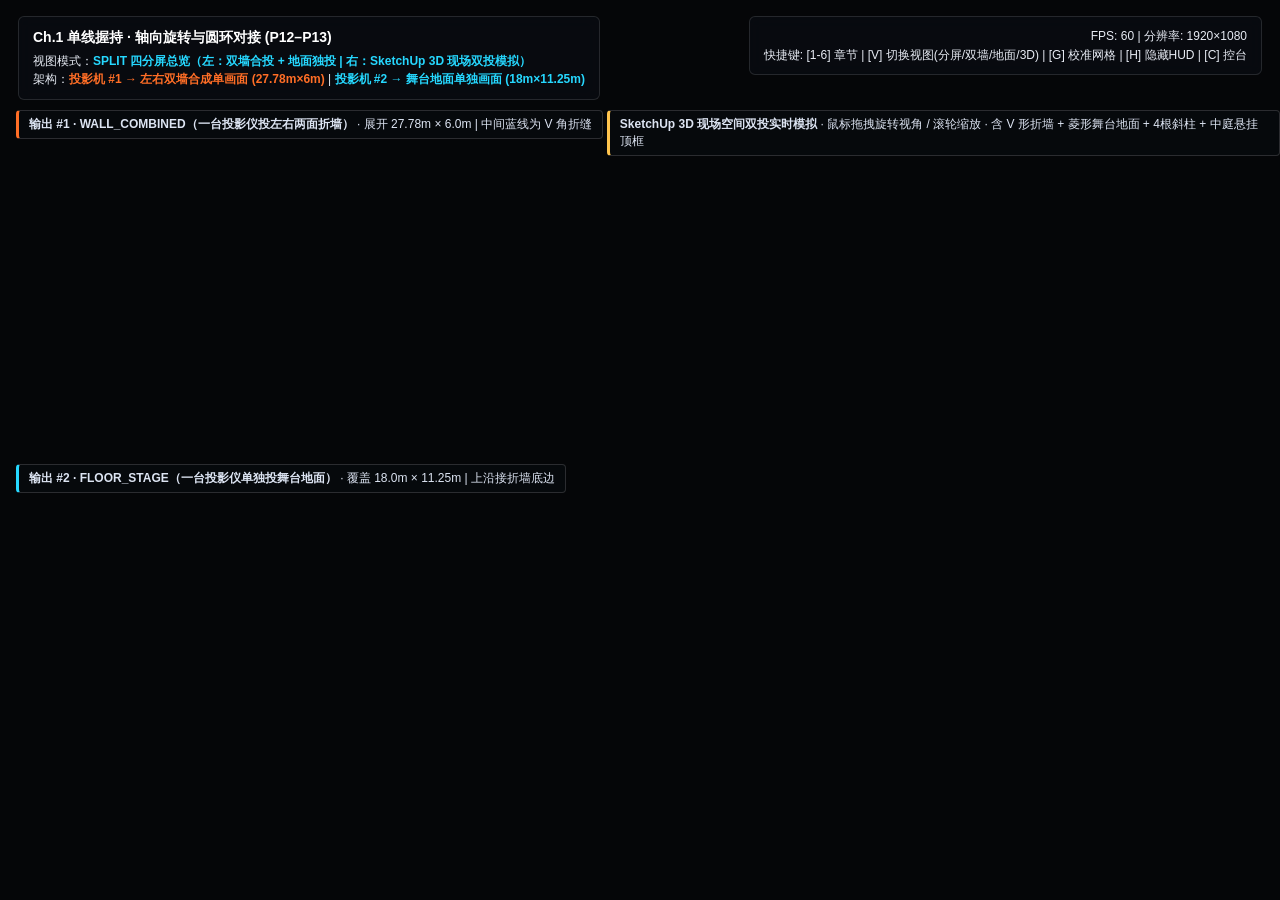
<file: code/strings-z-dance/index.html>
<!doctype html>
<html lang="zh-CN">
<head>
<meta charset="utf-8">
<meta name="viewport" content="width=device-width,initial-scale=1">
<title>DENZA Z · 舞蹈视觉与墙地双投系统 (Wall Combined + Floor Stage)</title>
<style>
  html, body {
    margin: 0; padding: 0; width: 100%; height: 100%;
    background: #050608; color: #e8ecf4;
    font-family: -apple-system, BlinkMacSystemFont, "Segoe UI", "PingFang SC", "Microsoft YaHei", sans-serif;
    overflow: hidden; user-select: none;
  }
  canvas { display: block; width: 100vw; height: 100vh; }
  #hud {
    position: fixed; top: 16px; left: 18px; right: 18px;
    display: flex; justify-content: space-between; align-items: flex-start;
    pointer-events: none; transition: opacity 0.2s ease; z-index: 10;
  }
  #hud.hidden { opacity: 0; }
  .hud-card {
    background: rgba(10, 12, 18, 0.78);
    border: 1px solid rgba(255, 255, 255, 0.12);
    backdrop-filter: blur(8px);
    padding: 10px 14px; border-radius: 6px;
    font-size: 12px; line-height: 1.55;
  }
  .hud-title { font-size: 14px; font-weight: 600; color: #fff; margin-bottom: 3px; }
  .tag-orange { color: #ff6e26; font-weight: 600; }
  .tag-cyan { color: #26d8ff; font-weight: 600; }
  .split-labels {
    position: fixed; inset: 0; pointer-events: none; z-index: 5;
  }
  .split-labels.hidden { display: none; }
  .pane-label {
    position: absolute; background: rgba(8, 10, 14, 0.82);
    border: 1px solid rgba(255, 255, 255, 0.15);
    padding: 5px 10px; border-radius: 4px; font-size: 12px; color: #dce4f2;
  }
</style>
</head>
<body>
<canvas id="glcanvas"></canvas>

<div id="hud">
  <div class="hud-card">
    <div class="hud-title" id="hudScene">Ch.1 单线握持 · 轴向旋转与圆环对接 (P12–P13)</div>
    <div>视图模式：<span class="tag-cyan" id="hudView">SPLIT 四分屏总览（左：双墙合投 + 地面独投 | 右：SketchUp 3D 现场双投模拟）</span></div>
    <div>架构：<span class="tag-orange">投影机 #1 → 左右双墙合成单画面 (27.78m×6m)</span> | <span class="tag-cyan">投影机 #2 → 舞台地面单独画面 (18m×11.25m)</span></div>
  </div>
  <div class="hud-card" style="text-align:right">
    <div>FPS: <span id="hudFps">60</span> | 分辨率: <span id="hudRes">1920×1080</span></div>
    <div>快捷键: [1-6] 章节 | [V] 切换视图(分屏/双墙/地面/3D) | [G] 校准网格 | [H] 隐藏HUD | [C] 控台</div>
  </div>
</div>

<div id="splitLabels" class="split-labels">
  <div class="pane-label" style="left:16px; top:110px; border-left:3px solid #ff6e26;">
    <b>输出 #1 · WALL_COMBINED（一台投影仪投左右两面折墙）</b> · 展开 27.78m × 6.0m | 中间蓝线为 V 角折缝
  </div>
  <div class="pane-label" style="left:16px; top:calc(50vh + 14px); border-left:3px solid #26d8ff;">
    <b>输出 #2 · FLOOR_STAGE（一台投影仪单独投舞台地面）</b> · 覆盖 18.0m × 11.25m | 上沿接折墙底边
  </div>
  <div class="pane-label" style="left:calc(46vw + 18px); top:110px; border-left:3px solid #ffc44d;">
    <b>SketchUp 3D 现场空间双投实时模拟</b> · 鼠标拖拽旋转视角 / 滚轮缩放 · 含 V 形折墙 + 菱形舞台地面 + 4根斜柱 + 中庭悬挂顶框
  </div>
</div>

<script>
const SCENES = [
  { id: 0, name: "Ch.1 单线握持 · 轴向旋转与圆环对接 (P12–P13)", orange: 0.05, glitch: 0.0, density: 0.35, speed: 0.85, weave: 0.15 },
  { id: 1, name: "Ch.2 碳纤维致密编织 · 平行/交错张力线阵 (P3, P14)", orange: 0.12, glitch: 0.0, density: 0.72, speed: 1.0, weave: 0.85 },
  { id: 2, name: "Ch.3 腾势橙光影引入 · Push/Pull 穿插织网 (P10, P15)", orange: 0.88, glitch: 0.08, density: 0.78, speed: 1.15, weave: 0.55 },
  { id: 3, name: "Ch.4 橙光故障线阵 · Orange Light & Glitch Aesthetic (P16)", orange: 0.95, glitch: 0.85, density: 0.90, speed: 1.45, weave: 0.65 },
  { id: 4, name: "Ch.5 Z字交错几何构图 · 威亚网格墙空间 (P17–P18)", orange: 0.68, glitch: 0.15, density: 0.82, speed: 1.0, weave: 0.90 },
  { id: 5, name: "Ch.6 轮胎滚动序列波 · 破雾光刃与终章爆发 (P19–P21)", orange: 0.75, glitch: 0.22, density: 0.95, speed: 1.35, weave: 0.75 }
];

const VIEW_MODES = ["split", "wall", "floor", "stage3d"];
const VIEW_LABELS = {
  split: "SPLIT 四分屏总览（左：双墙合投 + 地面独投 | 右：SketchUp 3D 现场双投模拟）",
  wall: "WALL_COMBINED 投影机 #1 全屏输出（左右两面折墙合成一幅画面）",
  floor: "FLOOR_STAGE 投影机 #2 全屏输出（舞台地面单独投射画面）",
  stage3d: "STAGE_3D SketchUp 现场空间双投实时模拟预览"
};

const params = new URLSearchParams(location.search);
const state = {
  scene: Math.max(0, Math.min(5, (parseInt(params.get("scene") || "1", 10) - 1))),
  view: VIEW_MODES.includes(params.get("view")) ? params.get("view") : "split",
  orange: 0.05,
  glitch: 0.0,
  density: 0.35,
  speed: 0.85,
  weave: 0.15,
  exposure: 1.15,
  calGrid: params.get("grid") === "1" ? 1.0 : 0.0,
  occluderMask: 1.0,
  blackout: 0.0,
  autoCycle: false,
  orbitYaw: 0.0,
  orbitPitch: 0.30,
  orbitDist: 15.5
};

function applyScenePreset(idx) {
  state.scene = (idx + SCENES.length) % SCENES.length;
  const s = SCENES[state.scene];
  targetState.orange = s.orange;
  targetState.glitch = s.glitch;
  targetState.density = s.density;
  targetState.speed = s.speed;
  targetState.weave = s.weave;
  updateHud();
  broadcastState();
}

const targetState = { ...state };
applyScenePreset(state.scene);

const bc = new BroadcastChannel("strings_z_dance");
bc.onmessage = (ev) => {
  const d = ev.data || {};
  if (typeof d.scene === "number") applyScenePreset(d.scene);
  if (d.view && VIEW_MODES.includes(d.view)) { state.view = d.view; updateHud(); }
  for (const k of ["orange", "glitch", "density", "speed", "weave", "exposure", "calGrid", "occluderMask", "blackout", "orbitYaw", "orbitPitch", "orbitDist"]) {
    if (typeof d[k] === "number") targetState[k] = d[k];
  }
  if (typeof d.autoCycle === "boolean") state.autoCycle = d.autoCycle;
  if (d.cmd === "ping") broadcastState();
};

function broadcastState() {
  bc.postMessage({
    type: "state",
    scene: state.scene,
    view: state.view,
    orange: targetState.orange,
    glitch: targetState.glitch,
    density: targetState.density,
    speed: targetState.speed,
    weave: targetState.weave,
    exposure: targetState.exposure,
    calGrid: targetState.calGrid,
    occluderMask: targetState.occluderMask,
    blackout: targetState.blackout,
    autoCycle: state.autoCycle,
    orbitYaw: targetState.orbitYaw,
    orbitPitch: targetState.orbitPitch,
    orbitDist: targetState.orbitDist
  });
}

function updateHud() {
  document.getElementById("hudScene").textContent = SCENES[state.scene].name;
  document.getElementById("hudView").textContent = VIEW_LABELS[state.view];
  const sl = document.getElementById("splitLabels");
  const hud = document.getElementById("hud");
  sl.classList.toggle("hidden", state.view !== "split" || hud.classList.contains("hidden"));
}

const canvas = document.getElementById("glcanvas");
const gl = canvas.getContext("webgl2", { antialias: false, preserveDrawingBuffer: true });

const VS_QUAD = `#version 300 es
void main() {
  vec2 p = vec2((gl_VertexID << 1) & 2, gl_VertexID & 2);
  gl_Position = vec4(p * 2.0 - 1.0, 0.0, 1.0);
}`;

// Shader generating both Wall Canvas (uTarget=0) and Floor Canvas (uTarget=1)
const FS_CANVAS = `#version 300 es
precision highp float;
out vec4 fragColor;
uniform vec2 uRes;
uniform float uTime;
uniform int uTarget; // 0 = WALL_COMBINED (27.78m x 6m), 1 = FLOOR_STAGE (18m x 11.25m)
uniform int uScene;
uniform float uOrange;
uniform float uGlitch;
uniform float uDensity;
uniform float uWeave;
uniform float uExposure;
uniform float uCalGrid;
uniform float uOccMask;

float hash11(float p) {
  p = fract(p * 0.1031);
  p *= p + 33.33;
  p *= p + p;
  return fract(p);
}
float hash21(vec2 p) {
  vec3 p3 = fract(vec3(p.xyx) * 0.1031);
  p3 += dot(p3, p3.yzx + 33.33);
  return fract((p3.x + p3.y) * p3.z);
}
float noise(vec2 x) {
  vec2 i = floor(x), f = fract(x);
  f = f * f * (3.0 - 2.0 * f);
  return mix(mix(hash21(i), hash21(i + vec2(1,0)), f.x),
             mix(hash21(i + vec2(0,1)), hash21(i + vec2(1,1)), f.x), f.y);
}

vec3 renderWall(vec2 uv) {
  // uv.x: 0 (Right wall wing) -> 0.5 (V-apex seam) -> 1.0 (Left wall wing)
  // uv.y: 0 (floor base 0m) -> 1.0 (top 6m)
  float t = uTime;
  vec2 p = uv;
  // Glitch displacement (P16)
  if (uGlitch > 0.01) {
    float band = floor(p.y * 28.0 + floor(t * 14.0));
    float gTrig = step(1.0 - uGlitch * 0.45, hash11(band + floor(t * 18.0) * 7.13));
    float shift = (hash11(band * 3.7) - 0.5) * 0.08 * uGlitch * gTrig;
    p.x = fract(p.x + shift);
  }

  vec3 col = vec3(0.0);
  float distToApex = abs(p.x - 0.5) * 2.0; // 0 at center V-apex, 1 at outer wings
  float numLines = mix(10.0, 52.0, uDensity);

  // 1. Carbon Fiber Intersecting Weave (P3: dense arrangement of intersecting lines)
  if (uWeave > 0.01) {
    vec2 wp1 = vec2(p.x * 4.62 + p.y * 1.15, p.y * 2.2 - p.x * 1.8);
    float w1 = abs(fract(wp1.x * 16.0 - t * 0.25) - 0.5);
    float w2 = abs(fract(wp1.y * 16.0 + t * 0.2) - 0.5);
    float carbon = smoothstep(0.08, 0.0, w1) * 0.45 + smoothstep(0.08, 0.0, w2) * 0.45;
    carbon *= (0.35 + 0.65 * noise(p * 12.0 + t * 0.4));
    col += vec3(0.48, 0.54, 0.62) * carbon * uWeave * 0.45;
  }

  // 2. Scene-specific primary choreography visual layers
  if (uScene == 0) {
    // Ch.1 (P12-P13): Single Line runs through frame -> Dancer rotates around axis -> 5-dancer circle
    float mainY = 0.42 + 0.05 * sin(p.x * 6.28318 - t * 1.6) * sin(t * 0.7);
    float mainLine = exp(-abs(p.y - mainY) * 140.0) + 0.35 * exp(-abs(p.y - mainY) * 24.0);
    col += vec3(0.92, 0.96, 1.0) * mainLine * 1.4;
    // Helical rotating strands around axis
    for (float i = 1.0; i <= 7.0; i += 1.0) {
      float ph = i * 0.897 + t * (1.1 + i * 0.12);
      float amp = (0.18 + 0.12 * sin(t * 0.5 + i)) * (1.0 - 0.45 * distToApex);
      float yCurve = 0.42 + amp * sin((p.x - 0.5) * (8.0 + i * 1.5) + ph);
      float d = abs(p.y - yCurve);
      float strand = exp(-d * 180.0) + 0.2 * exp(-d * 32.0);
      float dockPulse = pow(max(0.0, cos((p.x - 0.5) * 18.0 - t * 3.0 + i)), 8.0);
      col += mix(vec3(0.75, 0.84, 0.96), vec3(1.0, 0.52, 0.18), uOrange * 0.5) * strand * (0.55 + 0.8 * dockPulse);
    }
  } else if (uScene == 1) {
    // Ch.2 (P3, P14): Opposite / Parallel / Staggered multi-dancer lines + Carbon strength
    for (float i = 0.0; i < 18.0; i += 1.0) {
      float fy = (i + 0.5) / 18.0 * 0.82 + 0.05;
      float dir = mod(i, 2.0) == 0.0 ? 1.0 : -1.0;
      float wave = 0.018 * sin(p.x * 16.0 * dir + t * 2.2 + i * 1.3);
      float d = abs(p.y - (fy + wave));
      float seg = smoothstep(0.15, 0.55, sin(p.x * 12.0 * dir - t * 2.8 + i * 2.1));
      float lineI = (exp(-d * 220.0) + 0.22 * exp(-d * 40.0)) * (0.35 + 0.65 * seg);
      col += vec3(0.85, 0.90, 0.98) * lineI * 0.85;
    }
  } else if (uScene == 2) {
    // Ch.3 (P10, P15): Orange-hued light & shadow + Lines extending from sides/back toward front (Push in / Pull out)
    float pushPull = sin(t * 1.35);
    // Volumetric orange light cones from V-apex and sides
    float orangeCone = exp(-pow((p.x - 0.5) * 2.6, 2.0)) * (1.0 - p.y * 0.55) * (0.65 + 0.35 * sin(t * 1.8));
    col += vec3(1.0, 0.36, 0.06) * orangeCone * uOrange * 0.75;
    for (float i = 0.0; i < 24.0; i += 1.0) {
      float sideOrigin = mod(i, 2.0) == 0.0 ? 0.0 : 1.0;
      float targetY = 0.15 + 0.68 * hash11(i * 13.7);
      float arch = sin(p.x * 3.14159) * (0.14 * pushPull * sin(i * 1.7 + t));
      float yLine = mix(0.45, targetY, abs(p.x - sideOrigin)) + arch;
      float d = abs(p.y - yLine);
      float pulse = pow(max(0.0, sin((p.x - 0.5) * 10.0 * sign(0.5 - sideOrigin) - t * 3.2 + i)), 4.0);
      vec3 lCol = mix(vec3(0.92, 0.94, 0.98), vec3(1.0, 0.42, 0.08), 0.55 + 0.45 * sin(i + t));
      col += lCol * (exp(-d * 190.0) + 0.3 * exp(-d * 30.0)) * (0.45 + 0.85 * pulse);
    }
  } else if (uScene == 3) {
    // Ch.4 (P16): Array of lines + Orange light effects + "Glitch" aesthetic
    float gx = abs(fract(p.x * numLines) - 0.5);
    float gy = abs(fract(p.y * (numLines * 0.35) + sin(floor(p.x * numLines) * 2.1 + t * 3.0) * 0.25) - 0.5);
    float vLines = exp(-gx * 45.0) * (0.4 + 0.6 * step(0.2, hash21(vec2(floor(p.x * numLines), floor(t * 12.0)))));
    float hGlitch = exp(-gy * 35.0) * step(0.65, hash11(floor(p.y * 24.0) + floor(t * 20.0)));
    vec3 orangeGlow = vec3(1.0, 0.38, 0.05) * (exp(-abs(p.y - 0.42) * 4.5) * (0.6 + 0.4 * sin(p.x * 18.0 - t * 6.0)));
    col += orangeGlow * uOrange * 0.85;
    col += mix(vec3(0.88, 0.93, 1.0), vec3(1.0, 0.48, 0.12), uOrange * 0.7) * (vLines * 0.9 + hGlitch * 1.3);
  } else if (uScene == 4) {
    // Ch.5 (P17-P18): Ordered intersecting Z-shaped configuration + Illuminated Wall Grid (Tether Leap)
    // Architectural wall grid (P6 & P18)
    float gridU = abs(fract(p.x * 16.0) - 0.5);
    float gridV = abs(fract(p.y * 4.0) - 0.5);
    float wallGrid = (exp(-gridU * 55.0) + exp(-gridV * 55.0)) * 0.45;
    col += vec3(0.55, 0.64, 0.78) * wallGrid;
    // Giant intersecting Z-slashes across Left Wall, Center Apex, and Right Wall
    for (float k = -1.0; k <= 1.0; k += 1.0) {
      float cx = 0.5 + k * 0.24;
      vec2 zp = vec2((p.x - cx) * 3.2, (p.y - 0.42) * 1.9);
      float topBar = max(abs(zp.y - 0.42), max(abs(zp.x) - 0.48, 0.0));
      float botBar = max(abs(zp.y + 0.42), max(abs(zp.x) - 0.48, 0.0));
      float diag = max(abs(zp.y - zp.x * 0.88), max(abs(zp.x) - 0.48, 0.0));
      float dZ = min(min(topBar, botBar), diag);
      float zGlow = exp(-dZ * 95.0) + 0.35 * exp(-dZ * 18.0);
      vec3 zCol = mix(vec3(0.95, 0.97, 1.0), vec3(1.0, 0.46, 0.10), uOrange * (k == 0.0 ? 0.85 : 0.45));
      col += zCol * zGlow * 1.15;
    }
  } else {
    // Ch.6 (P19-P21): Sequence formation mimicking movement of tires + Diagonal Cyber Beam (P20) + Full Burst (P21)
    // Tire tread / sequence rolling wave across the 27.78m V-wall
    for (float i = 0.0; i < 28.0; i += 1.0) {
      float xSlot = (i + 0.5) / 28.0;
      float phase = xSlot * 12.566 - t * 3.6;
      float yCenter = 0.42 + 0.24 * sin(phase);
      float barH = 0.12 + 0.10 * cos(phase * 2.0);
      float dx = abs(p.x - xSlot) * 28.0;
      float dy = max(0.0, abs(p.y - yCenter) - barH);
      float tread = exp(-dx * 4.5) * exp(-dy * 45.0);
      col += mix(vec3(0.75, 0.88, 1.0), vec3(1.0, 0.45, 0.12), uOrange * 0.65 * (0.5 + 0.5 * sin(phase))) * tread * 0.95;
    }
    // P20: Sharp diagonal light beam cutting through cyan/blue atmospheric smoke
    float beamY = 0.18 + (p.x - 0.15) * 0.62 + 0.03 * sin(t * 0.8);
    float dBeam = abs(p.y - beamY) * smoothstep(0.05, 0.2, p.x) * smoothstep(0.95, 0.8, p.x);
    float smoke = noise(vec2(p.x * 6.0 - t * 0.35, p.y * 4.0 + t * 0.15)) * noise(p * 14.0 - t * 0.5);
    col += vec3(0.12, 0.52, 0.72) * exp(-abs(p.y - beamY) * 5.5) * (0.4 + 0.9 * smoke);
    col += vec3(0.92, 0.98, 1.0) * exp(-abs(p.y - beamY) * 160.0) * 1.8;
  }

  // Subtle V-corner architectural seam glow at uv.x = 0.5
  col += vec3(0.18, 0.24, 0.32) * exp(-abs(uv.x - 0.5) * 180.0) * 0.45;

  // Top 1.0m (uv.y > 0.833) canopy shadow soft roll-off when occluderMask is enabled
  if (uOccMask > 0.5) {
    col *= smoothstep(0.98, 0.81, uv.y);
  }

  // Optional Calibration Grid Overlay
  if (uCalGrid > 0.01) {
    float gx = abs(fract(uv.x * 27.784) - 0.5);
    float gy = abs(fract(uv.y * 6.0) - 0.5);
    float gLine = max(smoothstep(0.03, 0.0, gx), smoothstep(0.03, 0.0, gy));
    float seam = smoothstep(0.003, 0.0, abs(uv.x - 0.5));
    col = mix(col, max(col, vec3(0.15, 0.45, 0.65) * gLine + vec3(0.0, 0.9, 1.0) * seam), uCalGrid);
  }

  col *= uExposure;
  col = col / (1.0 + col * 0.65);
  return col;
}

vec3 renderFloor(vec2 uv) {
  // uv.x: 0 (audience-left X=24m) -> 0.5 (center X=15m) -> 1.0 (audience-right X=6m)
  // uv.y: 0 (front of stage Y=19.27m) -> 1.0 (V-wall apex Y=8.02m)
  float t = uTime;
  // Convert to real stage metres centered at Dancer Circle (X=15.0m, Y=13.6m -> uv=(0.5, 0.504))
  vec2 stageM = vec2((uv.x - 0.5) * 18.0, (uv.y - 0.504) * 11.25);
  float r = length(stageM);
  float ang = atan(stageM.y, stageM.x);

  if (uGlitch > 0.01) {
    float gBand = floor(stageM.y * 2.5 + floor(t * 15.0));
    float gTrig = step(1.0 - uGlitch * 0.45, hash11(gBand * 5.1 + floor(t * 18.0)));
    stageM.x += (hash11(gBand) - 0.5) * 1.4 * uGlitch * gTrig;
    r = length(stageM);
    ang = atan(stageM.y, stageM.x);
  }

  vec3 col = vec3(0.0);

  // Carbon micro-grid on floor
  if (uWeave > 0.01) {
    vec2 dg = vec2(stageM.x + stageM.y, stageM.x - stageM.y) * 1.4;
    float cg = smoothstep(0.07, 0.0, abs(fract(dg.x) - 0.5)) + smoothstep(0.07, 0.0, abs(fract(dg.y) - 0.5));
    col += vec3(0.32, 0.38, 0.46) * cg * 0.25 * uWeave * exp(-r * 0.14);
  }

  if (uScene == 0) {
    // Ch.1 (P12-P13): Single Line + Solo Rotating Axis (R=1.5m) + 5-Dancer Circle (R=3.2m)
    float rotAng = t * 0.9;
    vec2 rotP = vec2(stageM.x * cos(rotAng) - stageM.y * sin(rotAng), stageM.x * sin(rotAng) + stageM.y * cos(rotAng));
    float axisLine = exp(-abs(rotP.y) * 14.0) * smoothstep(5.5, 1.2, abs(rotP.x));
    float ringSolo = exp(-abs(r - 1.5) * 16.0);
    float ring5 = exp(-abs(r - 3.2) * 14.0) * (0.5 + 0.5 * cos(ang * 5.0 - t * 2.4));
    col += vec3(0.90, 0.95, 1.0) * (axisLine * 1.3 + ringSolo * 1.1 + ring5 * 1.1);
  } else if (uScene == 1) {
    // Ch.2 (P14): Parallel & Staggered dancer lanes across floor
    float lane = abs(fract(stageM.y * 0.65) - 0.5);
    float stag = sin(stageM.x * 1.4 + floor(stageM.y * 0.65) * 3.14159 - t * 2.6);
    float lGlow = exp(-lane * 22.0) * smoothstep(-0.2, 0.7, stag) * exp(-r * 0.11);
    col += vec3(0.84, 0.90, 0.98) * lGlow * 1.25;
  } else if (uScene == 2) {
    // Ch.3 (P15): Orange light & shadow + Lines weaving from sides/back through dancer formation
    float orangePool = exp(-r * r * 0.08) * (0.65 + 0.35 * sin(t * 2.0));
    col += vec3(1.0, 0.35, 0.05) * orangePool * uOrange * 0.9;
    for (float i = -5.0; i <= 5.0; i += 1.0) {
      float curveX = i * 0.85 + 0.45 * sin(stageM.y * 0.55 - t * 2.2 + i);
      float d = abs(stageM.x - curveX);
      vec3 lCol = mix(vec3(0.92, 0.95, 1.0), vec3(1.0, 0.45, 0.10), uOrange * (0.5 + 0.5 * sin(i + t)));
      col += lCol * exp(-d * 18.0) * exp(-r * 0.10) * 0.75;
    }
  } else if (uScene == 3) {
    // Ch.4 (P16): Orange Glitch Array on floor
    float gx = exp(-abs(fract(stageM.x * 1.2) - 0.5) * 28.0);
    float gy = exp(-abs(fract(stageM.y * 1.2) - 0.5) * 28.0);
    float cell = hash21(floor(stageM * 1.2) + floor(t * 14.0));
    vec3 gCol = mix(vec3(0.85, 0.92, 1.0), vec3(1.0, 0.42, 0.08), uOrange * 0.8);
    col += gCol * (gx + gy) * (0.35 + 0.95 * step(0.62, cell)) * exp(-r * 0.10);
  } else if (uScene == 4) {
    // Ch.5 (P17-P18): Ordered Intersecting Z-Shaped Floor Formation + Grid
    vec2 zp = stageM / 3.8;
    float topB = max(abs(zp.y - 0.75), max(abs(zp.x) - 0.85, 0.0));
    float botB = max(abs(zp.y + 0.75), max(abs(zp.x) - 0.85, 0.0));
    float diagB = max(abs(zp.y - zp.x * 0.88), max(abs(zp.x) - 0.85, 0.0));
    float dZ = min(min(topB, botB), diagB);
    float zFloor = exp(-dZ * 26.0) + 0.35 * exp(-dZ * 6.0);
    float tetherWave = exp(-abs(r - mod(t * 2.8, 5.5)) * 12.0) * (1.0 - mod(t * 2.8, 5.5) / 5.5);
    col += mix(vec3(0.90, 0.95, 1.0), vec3(1.0, 0.46, 0.12), uOrange * 0.75) * (zFloor * 1.3 + tetherWave * 0.9);
  } else {
    // Ch.6 (P19-P21): Sequence-based circular formation mimicking tire rotation + Diagonal Beam
    float ringR = exp(-abs(r - 3.2) * 6.0) + 0.6 * exp(-abs(r - 4.6) * 8.0);
    float tireSeq = pow(max(0.0, cos(ang * 12.0 - t * 5.0 + r * 0.8)), 4.0);
    col += mix(vec3(0.70, 0.88, 1.0), vec3(1.0, 0.45, 0.12), uOrange * 0.65) * ringR * (0.25 + 1.1 * tireSeq);
    // Diagonal beam on floor
    float dBeam = abs(stageM.y - stageM.x * 0.58 - 0.4 * sin(t));
    col += vec3(0.20, 0.75, 1.0) * exp(-dBeam * 3.5) * 0.45 + vec3(0.95, 0.99, 1.0) * exp(-dBeam * 22.0) * 1.3;
  }

  // Mask floor to the V-wall diamond stage boundary:
  // In stage coordinates: V-wall is at Y = 8.02 + max(0, |X - 15| - 1.015)
  float xWorld = 15.0 - stageM.x;
  float yWorld = 13.6 - stageM.y;
  float dx = abs(xWorld - 15.0);
  float wallY = dx <= 1.015 ? 8.02 : 8.02 + (dx - 1.015);
  float inStage = smoothstep(wallY - 0.15, wallY + 0.25, yWorld) * smoothstep(26.37 - dx + 0.15, 26.37 - dx - 0.25, yWorld);
  col *= inStage;

  if (uCalGrid > 0.01) {
    float gx = smoothstep(0.04, 0.0, abs(fract(xWorld) - 0.5));
    float gy = smoothstep(0.04, 0.0, abs(fract(yWorld) - 0.5));
    float r32 = smoothstep(0.06, 0.0, abs(r - 3.2));
    float wallEdge = smoothstep(0.18, 0.0, abs(yWorld - wallY));
    col = mix(col, max(col, vec3(0.12, 0.42, 0.55) * max(gx, gy) + vec3(0.0, 0.9, 1.0) * r32 + vec3(1.0, 0.45, 0.1) * wallEdge), uCalGrid);
  }

  col *= uExposure;
  col = col / (1.0 + col * 0.65);
  return col;
}

void main() {
  vec2 uv = gl_FragCoord.xy / uRes;
  vec3 c = (uTarget == 0) ? renderWall(uv) : renderFloor(uv);
  fragColor = vec4(c, 1.0);
}`;

// Shader for Composite View: Split / Wall / Floor / 3D SketchUp Stage Raycaster
const FS_PRESENT = `#version 300 es
precision highp float;
out vec4 fragColor;
uniform vec2 uRes;
uniform sampler2D uTexWall;
uniform sampler2D uTexFloor;
uniform int uViewMode; // 0=split, 1=wall, 2=floor, 3=stage3d
uniform float uBlackout;
uniform vec3 uCamOrbit; // (yaw, pitch, dist)

// Raycast the exact SketchUp V-wall + Stage Floor + Central Canopy + 4 Foreground Slanted Columns
// SketchUp coords: X in [0..30] (center 15), Y in [6..30] (V-apex at Y=8.02), Z in [0..9] (up)
vec3 renderStage3D(vec2 uv, float aspect) {
  vec2 ndc = (uv * 2.0 - 1.0) * vec2(aspect, 1.0);
  float yaw = uCamOrbit.x;
  float pitch = uCamOrbit.y;
  float dist = uCamOrbit.z;

  vec3 target = vec3(15.0, 13.5, 2.3);
  vec3 ro = target + vec3(sin(yaw) * cos(pitch), cos(yaw) * cos(pitch), sin(pitch)) * dist;
  vec3 fwd = normalize(target - ro);
  vec3 right = normalize(cross(fwd, vec3(0.0, 0.0, 1.0)));
  vec3 up = cross(right, fwd);
  vec3 rd = normalize(fwd * 1.45 + ndc.x * right + ndc.y * up);

  float tMin = 1e9;
  int hitType = 0; // 1 = floor, 2 = V-wall, 3 = canopy/column structure
  vec3 hitPos = vec3(0.0);
  vec3 hitNrm = vec3(0.0, 0.0, 1.0);

  // 1. Floor plane z = 0
  if (rd.z < -1e-4) {
    float tf = -ro.z / rd.z;
    if (tf > 0.1 && tf < tMin) {
      vec3 p = ro + rd * tf;
      float dx = abs(p.x - 15.0);
      float wallY = dx <= 1.015 ? 8.02 : 8.02 + (dx - 1.015);
      if (p.y >= wallY - 0.1 && (dx + abs(p.y - 14.21)) <= 12.16) {
        tMin = tf; hitType = 1; hitPos = p; hitNrm = vec3(0.0, 0.0, 1.0);
      }
    }
  }

  // 2. V-Wall (3 segments: Right wall x+y=21.995, Center apex y=8.02, Left wall -x+y=-8.005, z in [0..6])
  // Right wall normal: normalize(vec3(1.0, 1.0, 0.0))
  vec2 segA[3]; vec2 segB[3];
  segA[0] = vec2(5.28, 16.72); segB[0] = vec2(13.99, 8.02);
  segA[1] = vec2(13.99, 8.02); segB[1] = vec2(16.02, 8.02);
  segA[2] = vec2(16.02, 8.02); segB[2] = vec2(24.72, 16.72);
  float cumS[4]; cumS[0] = 0.57; cumS[1] = 12.881; cumS[2] = 14.911; cumS[3] = 27.214;

  float hitWallS = 0.0;
  for (int i = 0; i < 3; i++) {
    vec2 a = segA[i], b = segB[i];
    vec2 ab = b - a;
    vec2 n2 = normalize(vec2(-ab.y, ab.x));
    float denom = dot(rd.xy, n2);
    if (abs(denom) > 1e-5) {
      float tw = dot(a - ro.xy, n2) / denom;
      if (tw > 0.1 && tw < tMin) {
        vec3 p = ro + rd * tw;
        float uSeg = dot(p.xy - a, ab) / dot(ab, ab);
        if (uSeg >= 0.0 && uSeg <= 1.0 && p.z >= 0.0 && p.z <= 6.0) {
          tMin = tw; hitType = 2; hitPos = p;
          hitNrm = vec3(n2, 0.0);
          hitWallS = mix(cumS[i], cumS[i+1], uSeg);
        }
      }
    }
  }

  // 3. Central Square Hanging Canopy Box (rotated 45 deg diamond at center (15, 17.61), radius 4.95m, Z in [5.01..6.6])
  // Check slab planes
  for (int side = 0; side < 4; side++) {
    vec2 cn = (side == 0) ? vec2(0.7071, 0.7071) : (side == 1) ? vec2(-0.7071, 0.7071) : (side == 2) ? vec2(0.7071, -0.7071) : vec2(-0.7071, -0.7071);
    float d0 = 3.5;
    float denom = dot(rd.xy, cn);
    if (abs(denom) > 1e-5) {
      float tc = (d0 - dot(ro.xy - vec2(15.0, 17.61), cn)) / denom;
      if (tc > 0.1 && tc < tMin) {
        vec3 p = ro + rd * tc;
        vec2 rel = p.xy - vec2(15.0, 17.61);
        float ortho = abs(dot(rel, vec2(-cn.y, cn.x)));
        if (ortho <= 3.5 && p.z >= 5.01 && p.z <= 6.4) {
          tMin = tc; hitType = 3; hitPos = p; hitNrm = vec3(cn, 0.0);
        }
      }
    }
  }

  vec3 col = vec3(0.015, 0.018, 0.024);
  if (hitType == 2) {
    // Sample Projector #1 (WALL_COMBINED)
    vec2 wallUV = vec2(1.0 - hitWallS / 27.784, hitPos.z / 6.0);
    vec3 projCol = texture(uTexWall, clamp(wallUV, 0.0, 1.0)).rgb;
    col = vec3(0.03, 0.035, 0.045) + projCol * 1.15;
  } else if (hitType == 1) {
    // Sample Projector #2 (FLOOR_STAGE)
    vec2 floorUV = vec2(1.0 - (hitPos.x - 6.0) / 18.0, 1.0 - (hitPos.y - 8.02) / 11.25);
    vec3 projCol = vec3(0.0);
    if (floorUV.x >= 0.0 && floorUV.x <= 1.0 && floorUV.y >= 0.0 && floorUV.y <= 1.0) {
      projCol = texture(uTexFloor, floorUV).rgb;
    }
    // Subtle floor reflection of the V-wall
    vec2 reflUV = vec2(1.0 - clamp((hitPos.x - 4.71) / 20.58, 0.0, 1.0), 0.18);
    vec3 refl = texture(uTexWall, reflUV).rgb * 0.15 * exp(-abs(hitPos.y - 12.5) * 0.18);
    col = vec3(0.018, 0.02, 0.026) + projCol * 1.1 + refl;
  } else if (hitType == 3) {
    float l = 0.35 + 0.45 * abs(dot(hitNrm, normalize(vec3(0.4, 0.7, 0.6))));
    col = vec3(0.09, 0.10, 0.13) * l;
  }
  return col;
}

void main() {
  vec2 uv = gl_FragCoord.xy / uRes;
  vec3 outCol = vec3(0.0);

  float fullAspect = uRes.x / max(uRes.y, 1.0);
  if (uViewMode == 1) {
    outCol = texture(uTexWall, uv).rgb;
  } else if (uViewMode == 2) {
    outCol = texture(uTexFloor, uv).rgb;
  } else if (uViewMode == 3) {
    outCol = renderStage3D(uv, fullAspect);
  } else {
    // SPLIT view: Left 46% width = Top Wall + Bottom Floor; Right 54% width = 3D Stage Simulation
    if (uv.x < 0.46) {
      vec2 subUV = vec2(uv.x / 0.46, fract(uv.y * 2.0));
      if (uv.y >= 0.5) {
        outCol = texture(uTexWall, subUV).rgb;
      } else {
        outCol = texture(uTexFloor, subUV).rgb;
      }
      if (abs(uv.y - 0.5) < 0.002) outCol = vec3(0.25, 0.3, 0.38);
    } else {
      vec2 rightUV = vec2((uv.x - 0.46) / 0.54, uv.y);
      outCol = renderStage3D(rightUV, fullAspect * 0.54);
      if (abs(uv.x - 0.46) < 0.0015) outCol = vec3(0.25, 0.3, 0.38);
    }
  }

  outCol *= (1.0 - uBlackout);
  fragColor = vec4(outCol, 1.0);
}`;

function compileProgram(vsSrc, fsSrc) {
  const vs = gl.createShader(gl.VERTEX_SHADER);
  gl.shaderSource(vs, vsSrc); gl.compileShader(vs);
  if (!gl.getShaderParameter(vs, gl.COMPILE_STATUS)) console.error(gl.getShaderInfoLog(vs));
  const fs = gl.createShader(gl.FRAGMENT_SHADER);
  gl.shaderSource(fs, fsSrc); gl.compileShader(fs);
  if (!gl.getShaderParameter(fs, gl.COMPILE_STATUS)) console.error(gl.getShaderInfoLog(fs));
  const prog = gl.createProgram();
  gl.attachShader(prog, vs); gl.attachShader(prog, fs); gl.linkProgram(prog);
  if (!gl.getProgramParameter(prog, gl.LINK_STATUS)) console.error(gl.getProgramInfoLog(prog));
  return prog;
}

const progCanvas = compileProgram(VS_QUAD, FS_CANVAS);
const progPresent = compileProgram(VS_QUAD, FS_PRESENT);
const emptyVao = gl.createVertexArray();

function createFBO(w, h) {
  const tex = gl.createTexture();
  gl.bindTexture(gl.TEXTURE_2D, tex);
  gl.texImage2D(gl.TEXTURE_2D, 0, gl.RGBA8, w, h, 0, gl.RGBA, gl.UNSIGNED_BYTE, null);
  gl.texParameteri(gl.TEXTURE_2D, gl.TEXTURE_MIN_FILTER, gl.LINEAR);
  gl.texParameteri(gl.TEXTURE_2D, gl.TEXTURE_MAG_FILTER, gl.LINEAR);
  gl.texParameteri(gl.TEXTURE_2D, gl.TEXTURE_WRAP_S, gl.CLAMP_TO_EDGE);
  gl.texParameteri(gl.TEXTURE_2D, gl.TEXTURE_WRAP_T, gl.CLAMP_TO_EDGE);
  const fbo = gl.createFramebuffer();
  gl.bindFramebuffer(gl.FRAMEBUFFER, fbo);
  gl.framebufferTexture2D(gl.FRAMEBUFFER, gl.COLOR_ATTACHMENT0, gl.TEXTURE_2D, tex, 0);
  gl.bindFramebuffer(gl.FRAMEBUFFER, null);
  return { fbo, tex, w, h };
}

const fboWall = createFBO(1920, 1080);
const fboFloor = createFBO(1920, 1080);

function resize() {
  const dpr = Math.min(window.devicePixelRatio || 1, 2);
  canvas.width = Math.floor(window.innerWidth * dpr);
  canvas.height = Math.floor(window.innerHeight * dpr);
  document.getElementById("hudRes").textContent = `${canvas.width}×${canvas.height}`;
}
window.addEventListener("resize", resize);
resize();

// Orbit mouse interaction for 3D stage view
let dragging = false, lastX = 0, lastY = 0;
canvas.addEventListener("mousedown", (e) => { dragging = true; lastX = e.clientX; lastY = e.clientY; });
window.addEventListener("mouseup", () => { dragging = false; });
window.addEventListener("mousemove", (e) => {
  if (!dragging) return;
  const dx = e.clientX - lastX, dy = e.clientY - lastY;
  lastX = e.clientX; lastY = e.clientY;
  targetState.orbitYaw = Math.max(-1.2, Math.min(1.2, targetState.orbitYaw - dx * 0.005));
  targetState.orbitPitch = Math.max(0.05, Math.min(1.15, targetState.orbitPitch + dy * 0.005));
});
canvas.addEventListener("wheel", (e) => {
  targetState.orbitDist = Math.max(10.0, Math.min(36.0, targetState.orbitDist + e.deltaY * 0.015));
}, { passive: true });

// Keyboard controls
window.addEventListener("keydown", (e) => {
  if (e.key >= "1" && e.key <= "6") {
    applyScenePreset(parseInt(e.key, 10) - 1);
  } else if (e.key === "v" || e.key === "V") {
    const idx = (VIEW_MODES.indexOf(state.view) + 1) % VIEW_MODES.length;
    state.view = VIEW_MODES[idx];
    updateHud();
    broadcastState();
  } else if (e.key === "g" || e.key === "G") {
    targetState.calGrid = targetState.calGrid > 0.5 ? 0.0 : 1.0;
    broadcastState();
  } else if (e.key === "h" || e.key === "H") {
    document.getElementById("hud").classList.toggle("hidden");
    updateHud();
  } else if (e.key === "f" || e.key === "F") {
    if (!document.fullscreenElement) document.documentElement.requestFullscreen();
    else document.exitFullscreen();
  } else if (e.key === "c" || e.key === "C") {
    window.open("/control.html", "_blank");
  }
});

let lastTime = performance.now(), simTime = 0, frames = 0, fpsTimer = performance.now(), autoTimer = 0;

function renderFrame(now) {
  const dt = Math.min(0.05, (now - lastTime) * 0.001);
  lastTime = now;
  frames++;
  if (now - fpsTimer >= 500) {
    document.getElementById("hudFps").textContent = Math.round((frames * 1000) / (now - fpsTimer));
    frames = 0; fpsTimer = now;
  }

  // 0.2s exponential smoothing
  const alpha = 1.0 - Math.exp(-dt * 15.0);
  for (const k of ["orange", "glitch", "density", "speed", "weave", "exposure", "calGrid", "occluderMask", "blackout", "orbitYaw", "orbitPitch", "orbitDist"]) {
    state[k] += (targetState[k] - state[k]) * alpha;
  }

  simTime += dt * state.speed;
  if (state.autoCycle) {
    autoTimer += dt;
    if (autoTimer > 8.0) { autoTimer = 0; applyScenePreset(state.scene + 1); }
  }

  gl.bindVertexArray(emptyVao);
  gl.useProgram(progCanvas);
  gl.uniform1f(gl.getUniformLocation(progCanvas, "uTime"), simTime);
  gl.uniform1i(gl.getUniformLocation(progCanvas, "uScene"), state.scene);
  gl.uniform1f(gl.getUniformLocation(progCanvas, "uOrange"), state.orange);
  gl.uniform1f(gl.getUniformLocation(progCanvas, "uGlitch"), state.glitch);
  gl.uniform1f(gl.getUniformLocation(progCanvas, "uDensity"), state.density);
  gl.uniform1f(gl.getUniformLocation(progCanvas, "uWeave"), state.weave);
  gl.uniform1f(gl.getUniformLocation(progCanvas, "uExposure"), state.exposure);
  gl.uniform1f(gl.getUniformLocation(progCanvas, "uCalGrid"), state.calGrid);
  gl.uniform1f(gl.getUniformLocation(progCanvas, "uOccMask"), state.occluderMask);

  // Pass 1: Render Combined Two-Wall Canvas (Projector #1)
  gl.bindFramebuffer(gl.FRAMEBUFFER, fboWall.fbo);
  gl.viewport(0, 0, fboWall.w, fboWall.h);
  gl.uniform2f(gl.getUniformLocation(progCanvas, "uRes"), fboWall.w, fboWall.h);
  gl.uniform1i(gl.getUniformLocation(progCanvas, "uTarget"), 0);
  gl.drawArrays(gl.TRIANGLES, 0, 3);

  // Pass 2: Render Stage Floor Canvas (Projector #2)
  gl.bindFramebuffer(gl.FRAMEBUFFER, fboFloor.fbo);
  gl.viewport(0, 0, fboFloor.w, fboFloor.h);
  gl.uniform2f(gl.getUniformLocation(progCanvas, "uRes"), fboFloor.w, fboFloor.h);
  gl.uniform1i(gl.getUniformLocation(progCanvas, "uTarget"), 1);
  gl.drawArrays(gl.TRIANGLES, 0, 3);

  // Pass 3: Present onto screen
  gl.bindFramebuffer(gl.FRAMEBUFFER, null);
  gl.viewport(0, 0, canvas.width, canvas.height);
  gl.useProgram(progPresent);
  gl.activeTexture(gl.TEXTURE0); gl.bindTexture(gl.TEXTURE_2D, fboWall.tex);
  gl.uniform1i(gl.getUniformLocation(progPresent, "uTexWall"), 0);
  gl.activeTexture(gl.TEXTURE1); gl.bindTexture(gl.TEXTURE_2D, fboFloor.tex);
  gl.uniform1i(gl.getUniformLocation(progPresent, "uTexFloor"), 1);
  gl.uniform2f(gl.getUniformLocation(progPresent, "uRes"), canvas.width, canvas.height);
  gl.uniform1i(gl.getUniformLocation(progPresent, "uViewMode"), VIEW_MODES.indexOf(state.view));
  gl.uniform1f(gl.getUniformLocation(progPresent, "uBlackout"), state.blackout);
  gl.uniform3f(gl.getUniformLocation(progPresent, "uCamOrbit"), state.orbitYaw, state.orbitPitch, state.orbitDist);
  gl.drawArrays(gl.TRIANGLES, 0, 3);

  requestAnimationFrame(renderFrame);
}
requestAnimationFrame(renderFrame);
</script>
</body>
</html>
</file>
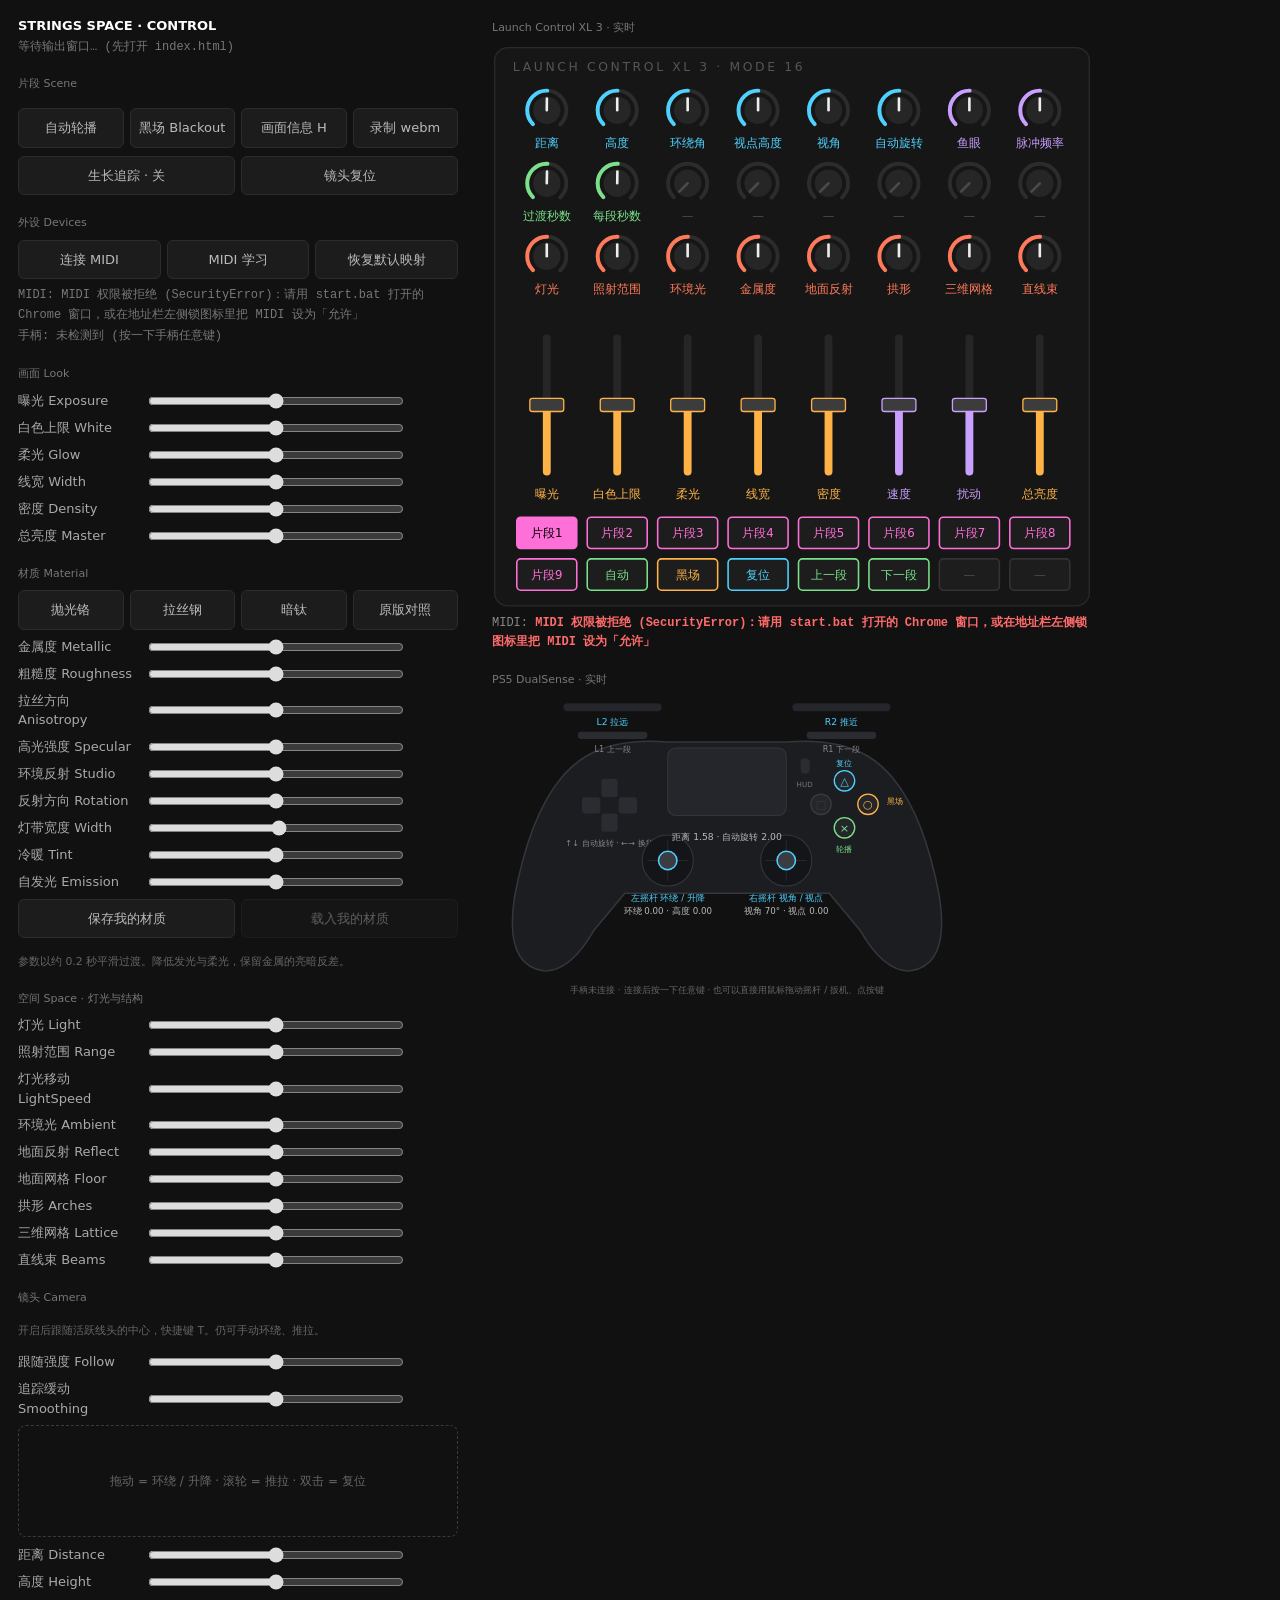
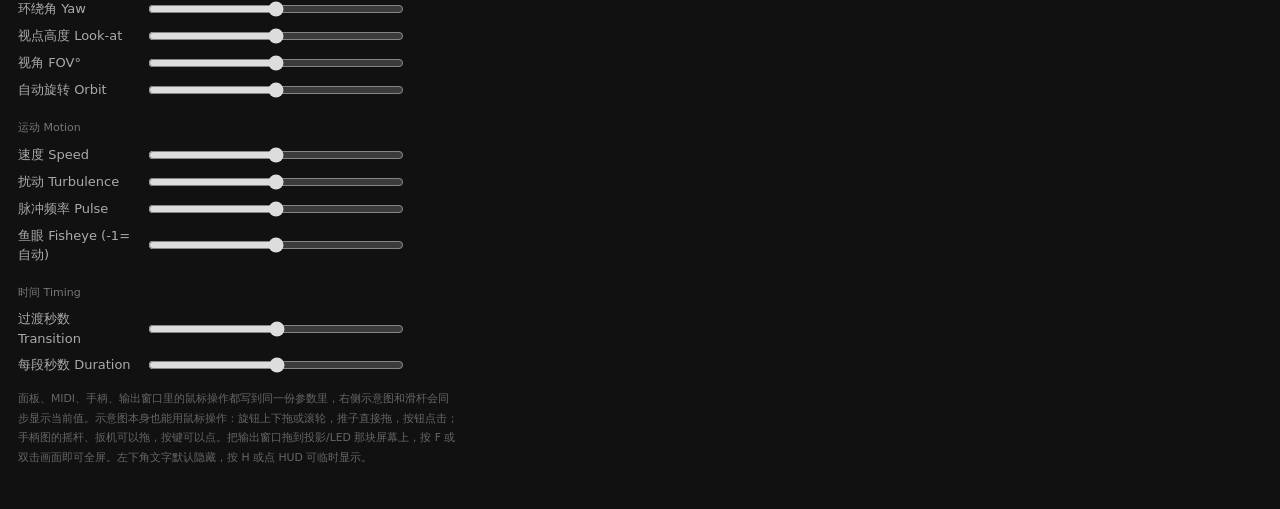
<file: code/strings-space/control.html>
<!doctype html>
<html lang="zh">
<head>
<meta charset="utf-8">
<title>STRINGS SPACE · control</title>
<style>
  :root{color-scheme:dark}
  body{margin:0;background:#111;color:#ccc;font:13px/1.5 system-ui,"Microsoft YaHei",sans-serif;padding:16px 18px 30px}
  @media (min-width:900px){ body{display:grid;grid-template-columns:minmax(380px,440px) 1fr;gap:34px;align-items:start} #R{position:sticky;top:14px} }
  h1{font-size:13px;letter-spacing:.2em;color:#fff;margin:0 0 2px}
  #status{color:#777;font:12px ui-monospace,Consolas,monospace;margin-bottom:14px;min-height:18px}
  h2{font-size:11px;letter-spacing:.18em;color:#777;margin:20px 0 8px;font-weight:500;text-transform:uppercase}
  #R h2:first-child{margin-top:4px}
  #scenes{display:grid;grid-template-columns:1fr 1fr 1fr;gap:6px}
  button{background:#1c1c1c;color:#bbb;border:1px solid #2c2c2c;border-radius:6px;padding:9px 6px;font:inherit;cursor:pointer;text-align:left}
  button{transition:background-color .2s,color .2s,border-color .2s}
  button:hover{border-color:#555;color:#fff}
  button:disabled{opacity:.45;cursor:default}
  h1,h2{letter-spacing:normal;text-transform:none}
  button.on{background:#e8e8e8;color:#000;border-color:#e8e8e8}
  .row{display:grid;grid-template-columns:118px 1fr 46px;align-items:center;gap:10px;margin:7px 0}
  .row label{color:#aaa}.row output{font:12px ui-monospace,Consolas,monospace;color:#888;text-align:right}
  .row.hot label{color:#fff}.row.hot output{color:#fff}
  input[type=range]{width:100%;accent-color:#ddd}
  .bar{display:flex;gap:6px;flex-wrap:wrap}.bar button{text-align:center;flex:1;min-width:90px}
  #black.on{background:#c33;border-color:#c33;color:#fff}
  small{color:#666}
  #pad{height:110px;border:1px dashed #3a3a3a;border-radius:8px;display:flex;align-items:center;justify-content:center;color:#666;font-size:12px;cursor:grab;user-select:none;touch-action:none;margin-bottom:8px}
  #pad:active{cursor:grabbing;border-color:#888}
  #ds{max-width:470px!important}
  svg.dev{width:100%;max-width:600px;display:block;font-family:system-ui,"Microsoft YaHei",sans-serif}
  .info{font:12px ui-monospace,Consolas,monospace;color:#888;margin:6px 0 0;min-height:36px;line-height:1.6;max-width:600px}
  .info b{color:#eee;font-weight:600}
</style>
</head>
<body>
<div id="L">
<h1>STRINGS SPACE · CONTROL</h1>
<div id="status">等待输出窗口… (先打开 index.html)</div>

<h2>片段 Scene</h2>
<div id="scenes"></div>
<div class="bar" style="margin-top:8px">
  <button id="auto">自动轮播</button><button id="black">黑场 Blackout</button><button id="hud">画面信息 H</button><button id="rec">录制 webm</button>
</div>
<div class="bar" style="margin-top:8px"><button id="follow" aria-pressed="false">生长追踪 · 关</button><button id="cameraReset">镜头复位</button></div>

<h2>外设 Devices</h2>
<div class="bar"><button id="midiBtn">连接 MIDI</button><button id="learn">MIDI 学习</button><button id="mreset">恢复默认映射</button></div>
<div id="dev" style="color:#777;font:12px ui-monospace,Consolas,monospace;margin-top:6px;line-height:1.7"></div>

<h2>画面 Look</h2><div id="look"></div>
<h2>材质 Material</h2><div id="materialPresets" class="bar"></div>
<div id="material"></div>
<div class="bar"><button id="saveMaterial">保存我的材质</button><button id="restoreMaterial">载入我的材质</button></div>
<p id="materialNote"><small>参数以约 0.2 秒平滑过渡。降低发光与柔光，保留金属的亮暗反差。</small></p>
<h2>空间 Space · 灯光与结构</h2><div id="space"></div>
<h2>镜头 Camera</h2>
<p id="followStatus"><small>开启后跟随活跃线头的中心，快捷键 T。仍可手动环绕、推拉。</small></p>
<div id="tracking"></div>
<div id="pad">拖动 = 环绕 / 升降 · 滚轮 = 推拉 · 双击 = 复位</div>
<div id="cam"></div>
<h2>运动 Motion</h2><div id="motion"></div>
<h2>时间 Timing</h2><div id="timing"></div>
<p><small>面板、MIDI、手柄、输出窗口里的鼠标操作都写到同一份参数里，右侧示意图和滑杆会同步显示当前值。示意图本身也能用鼠标操作：旋钮上下拖或滚轮，推子直接拖，按钮点击；手柄图的摇杆、扳机可以拖，按键可以点。把输出窗口拖到投影/LED 那块屏幕上，按 F 或双击画面即可全屏。左下角文字默认隐藏，按 H 或点 HUD 可临时显示。</small></p>
</div>

<div id="R">
<h2>Launch Control XL 3 · 实时</h2>
<svg id="lcxl" class="dev" viewBox="0 0 460 432"></svg>
<div id="lcinfo" class="info"></div>
<h2>PS5 DualSense · 实时</h2>
<svg id="ds" class="dev" viewBox="0 0 460 300"></svg>
<div id="dsinfo" class="info"></div>
</div>

<script src="materials.js"></script>
<script>
const bc=new BroadcastChannel('strings');
const $=id=>document.getElementById(id);
const send=(k,v)=>bc.postMessage({t:'g',k,v});
let G=null, built=false, curScene=0;
const SL={
  look:[['expo','曝光 Exposure',.2,3,.01],['white','白色上限 White',.3,1,.01],['bloom','柔光 Glow',0,2.5,.01],['width','线宽 Width',.4,3,.01],['density','密度 Density',0,10,.05],['dim','总亮度 Master',0,1,.01]],
  motion:[['speed','速度 Speed',0,2.5,.01],['turb','扰动 Turbulence',0,3,.01],['pulse','脉冲频率 Pulse',.2,3,.01],['fish','鱼眼 Fisheye (-1=自动)',-1,1,.05]],
  cam:[['camD','距离 Distance',.15,3,.01],['camH','高度 Height',-3,3,.01],['yaw','环绕角 Yaw',-3.15,3.15,.01],['lookY','视点高度 Look-at',-2,2,.01],['fov','视角 FOV°',20,120,1],['orbit','自动旋转 Orbit',0,4,.01]],
  material:[['metal','金属度 Metallic',0,1,.01],['roughness','粗糙度 Roughness',.08,1,.01],['anisotropy','拉丝方向 Anisotropy',-.9,.9,.01],['specular','高光强度 Specular',0,2,.01],['env','环境反射 Studio',0,3,.01],['envAngle','反射方向 Rotation',0,360,1],['envWidth','灯带宽度 Width',.03,.5,.01],['warmth','冷暖 Tint',-1,1,.01],['emission','自发光 Emission',0,2,.01]],
  tracking:[['followStrength','跟随强度 Follow',0,1,.01],['followSmooth','追踪缓动 Smoothing',.2,5,.1]],
  space:[['light','灯光 Light',0,4,.01],['lrange','照射范围 Range',.2,4,.01],['lspeed','灯光移动 LightSpeed',0,4,.01],['ambient','环境光 Ambient',0,4,.01],['reflect','地面反射 Reflect',0,2,.01],['gfloor','地面网格 Floor',0,2,.01],['arch','拱形 Arches',0,2,.01],['lattice','三维网格 Lattice',0,2,.01],['beams','直线束 Beams',0,2,.01]],
  timing:[['trans','过渡秒数 Transition',.1,12,.1],['dur','每段秒数 Duration',5,180,1]],
};
// One canonical value per parameter. Every source (sliders, MIDI, gamepad, output-window mouse) goes through setv or
// arrives in the output's state broadcast; the sliders and both device diagrams only ever display VAL.
const inputs={}, VAL={}, touched={}, LBL={};
const fmt=(k,v)=>k==='fov'||k==='dur'?Math.round(v)+'':(+v).toFixed(2);
for(const [grp,list] of Object.entries(SL)) for(const [k,label,min,max,step] of list){
  LBL[k]=label.split(' ')[0];
  const row=document.createElement('div'); row.className='row'; row.dataset.k=k;
  row.innerHTML=`<label>${label}</label><input type="range" min="${min}" max="${max}" step="${step}"><output></output>`;
  const inp=row.querySelector('input'), out=row.querySelector('output');
  inputs[k]={inp,out,row,min,max,held:false};
  inp.oninput=()=>setv(k,+inp.value,'面板');
  inp.onpointerdown=()=>inputs[k].held=true; inp.onpointerup=inp.onpointercancel=()=>inputs[k].held=false;
  inp.ondblclick=()=>{ if(inputs[k].def!==undefined) setv(k,inputs[k].def,'面板'); };
  $(grp).appendChild(row);
}
const now=()=>performance.now();
let lastChange=null;
function show(k){ const I=inputs[k]; if(document.activeElement!==I.inp||!I.held) I.inp.value=VAL[k]; I.out.textContent=fmt(k,VAL[k]); }
function setv(k,v,src){ const I=inputs[k]; v=Math.max(I.min,Math.min(I.max,v)); VAL[k]=v; touched[k]=now(); show(k); send(k,v);
  if(k in StringsMaterials.ranges && k!=='bloom' && G?.materialLegacy){ send('materialLegacy',0); G.materialLegacy=0; }
  if(src) lastChange={k,v,src,t:now()}; }
const cur=k=>VAL[k]!==undefined?VAL[k]:+inputs[k].inp.value;
const norm=k=>{ const I=inputs[k]; return (cur(k)-I.min)/(I.max-I.min); };

const pad=$('pad');
pad.onpointerdown=e=>pad.setPointerCapture(e.pointerId);
pad.onpointermove=e=>{ if(!(e.buttons&1)) return; let y=cur('yaw')-e.movementX*.01; if(y>3.15)y-=6.283; if(y<-3.15)y+=6.283; setv('yaw',y,'拖动区'); setv('camH',cur('camH')+e.movementY*.012,'拖动区'); };
pad.onwheel=e=>{ setv('camD',cur('camD')*Math.exp(e.deltaY*.001),'拖动区'); e.preventDefault(); };
pad.ondblclick=()=>bc.postMessage({t:'camreset'});
$('auto').onclick=()=>send('auto',!(G&&G.auto));
$('hud').onclick=()=>send('hud',!(G&&G.hud));
$('rec').onclick=()=>bc.postMessage({t:'rec'});
$('black').onclick=()=>bc.postMessage({t:'black'});
$('follow').onclick=()=>send('follow',!G?.follow);
$('cameraReset').onclick=()=>bc.postMessage({t:'camreset'});
const savedMaterialKey='strings-space-material';
let savedMaterial=null;
try{ savedMaterial=JSON.parse(localStorage.getItem(savedMaterialKey)||'null'); }catch{}
$('restoreMaterial').disabled=!savedMaterial;
function applyMaterial(values){
  const clean=StringsMaterials.sanitize(values);
  bc.postMessage({t:'material',values:clean});
  for(const [k,v] of Object.entries(clean)) if(inputs[k]){ VAL[k]=v; touched[k]=now(); show(k); }
}
for(const [id,preset] of Object.entries(StringsMaterials.presets)){
  const button=document.createElement('button'); button.textContent=preset.name; button.dataset.material=id;
  button.onclick=()=>applyMaterial(preset.values); $('materialPresets').appendChild(button);
}
$('saveMaterial').onclick=()=>{
  if(!G) return;
  savedMaterial=StringsMaterials.sanitize({...G,...VAL});
  try{localStorage.setItem(savedMaterialKey,JSON.stringify(savedMaterial)); $('restoreMaterial').disabled=false; $('materialNote').textContent='已保存到当前浏览器。';}
  catch{$('materialNote').textContent='浏览器不允许保存本地设置。';}
};
$('restoreMaterial').onclick=()=>{ if(savedMaterial) applyMaterial(savedMaterial); };

let relay=null, lastState=null;
bc.onmessage=ev=>{ const m=ev.data; if(!m) return;
  if(m.t==='padraw'){ relay={...m,ts:now()}; return; }
  if(m.t==='g'&&inputs[m.k]){ VAL[m.k]=m.v; touched[m.k]=now(); show(m.k); lastChange={k:m.k,v:m.v,src:'输出窗口鼠标',t:now()}; return; }
  if(m.t!=='state') return; G=m.G; curScene=m.cur; lastState=m;
  if(!built){ built=true;
    m.names.forEach((n,i)=>{ const b=document.createElement('button'); b.textContent=(i+1)+' · '+n; b.onclick=()=>bc.postMessage({t:'scene',i,hold:true}); $('scenes').appendChild(b); });
    for(const k in inputs){ inputs[k].def=G[k]; VAL[k]=G[k]; show(k); }
  }
  // the output's copy wins unless this panel changed the value a moment ago (its echo may still be in flight)
  for(const k in inputs) if(G[k]!==undefined&&!inputs[k].held&&now()-(touched[k]||0)>400&&Math.abs(G[k]-VAL[k])>1e-6){
    if(Math.abs(G[k]-VAL[k])>1e-3) lastChange={k,v:G[k],src:'输出窗口',t:now()}; VAL[k]=G[k]; show(k); }
  [...$('scenes').children].forEach((b,i)=>b.classList.toggle('on',i===m.cur));
  $('auto').classList.toggle('on',G.auto); $('auto').textContent=G.auto?'自动轮播 · '+m.left+'s':'自动轮播 (关)';
  $('black').classList.toggle('on',G.dim<.01); $('hud').classList.toggle('on',G.hud); $('rec').classList.toggle('on',m.rec);
  $('follow').classList.toggle('on',G.follow); $('follow').setAttribute('aria-pressed',String(G.follow)); $('follow').textContent=G.follow?'生长追踪 · 开':'生长追踪 · 关';
  $('followStatus').textContent=({following:'正在平滑跟随活跃线头中心',waiting:'等待生长中的线头；镜头平滑回到手动位置',off:'追踪关闭 · T 开关追踪 · 镜头复位会关闭追踪',error:'GPU 取样失败，已回到手动镜头；刷新输出窗口可重试'})[m.tracking]||'请刷新输出窗口以载入新功能';
  const matId=StringsMaterials.identify(G);
  for(const b of $('materialPresets').children) b.classList.toggle('on',b.dataset.material===matId);
  $('status').textContent=`已连接 · ${m.w}×${m.h} · ${m.fps} fps · ${m.n} strings`;
};

// ---------- MIDI: CC → slider (absolute), CC/note → button ----------
// Defaults match Launch Control XL 3 Mode 16 (factory CCs): faders 5–12, knob rows 13–20 / 21–28 / 29–36, buttons 37–52.
const DEFMAP={};
['expo','white','bloom','width','density','speed','turb','dim'].forEach((k,i)=>DEFMAP['c'+(5+i)]=k);
['camD','camH','yaw','lookY','fov','orbit','fish','pulse'].forEach((k,i)=>DEFMAP['c'+(13+i)]=k);
['trans','dur'].forEach((k,i)=>DEFMAP['c'+(21+i)]=k);
['light','lrange','ambient','metal','reflect','arch','lattice','beams'].forEach((k,i)=>DEFMAP['c'+(29+i)]=k);
for(let i=0;i<9;i++) DEFMAP['c'+(37+i)]='@scene'+i;
Object.assign(DEFMAP,{c46:'@auto',c47:'@black',c48:'@camreset',c49:'@prev',c50:'@next'});
let MAP=JSON.parse(localStorage.getItem('strings-space-midi')||'null')||{...DEFMAP};
let learning=false, learnTarget=null, midiIn='', padName='', lastMsg='', lastMidi=null, midiState='idle';
const hits={};
const ACT={auto:()=>$('auto').onclick(),black:()=>$('black').onclick(),camreset:()=>bc.postMessage({t:'camreset'}),
  prev:()=>bc.postMessage({t:'scene',i:curScene-1}),next:()=>bc.postMessage({t:'scene',i:curScene+1})};
function showDev(){ $('dev').innerHTML='MIDI: '+(midiIn||'未连接')+(lastMsg?' · '+lastMsg:'')+'<br>手柄: '+(padName||'未检测到 (按一下手柄任意键)')+
  (learning?'<br><b style="color:#fc6">学习中: '+(learnTarget?'转动/按下要绑定到「'+learnTarget+'」的控件':'先点击一个滑杆名称或按钮')+'</b>':''); }
function onMidi(data){
  const st=data[0]&0xf0, num=data[1], val=data[2]||0;
  if(st!==0xb0&&st!==0x90&&st!==0x80) return;
  const key=(st===0xb0?'c':'n')+num, on=st!==0x80&&val>0; lastMsg=key+'='+val;
  if(st===0xb0) hits[num]=now();
  if(learning&&learnTarget){ if(st===0xb0||on){ for(const k in MAP) if(MAP[k]===learnTarget) delete MAP[k]; MAP[key]=learnTarget;
      localStorage.setItem('strings-space-midi',JSON.stringify(MAP)); learnTarget=null; } showDev(); return; }
  const t=MAP[key]; lastMidi={key,num,val,t,ts:now()}; showDev(); if(!t) return;
  if(t[0]==='@'){ if(!on) return; const a=t.slice(1); if(a.startsWith('scene')) bc.postMessage({t:'scene',i:+a.slice(5),hold:true}); else ACT[a]&&ACT[a](); }
  else if(st===0xb0&&inputs[t]){ const I=inputs[t]; setv(t,I.min+(I.max-I.min)*val/127,'MIDI CC '+num); }
}
async function midiConnect(){
  if(!navigator.requestMIDIAccess){ midiState='unsupported'; midiIn='这个浏览器不支持 Web MIDI，请用 Chrome 或 Edge 打开 (双击 start.bat)'; showDev(); return; }
  if(!isSecureContext){ midiState='unsupported'; midiIn='需要通过 http://localhost:8788 打开，不能直接双击 html 文件'; showDev(); return; }
  midiState='asking'; midiIn='请求权限中… 如果浏览器弹窗，请点「允许」'; showDev();
  try{ const acc=await navigator.requestMIDIAccess();
    const hook=()=>{ const names=[]; acc.inputs.forEach(inp=>{ inp.onmidimessage=e=>onMidi(e.data); if(inp.state==='connected') names.push(inp.name); });
      midiState=names.length?'ok':'nodevice';
      midiIn=names.length?names.join(', '):'已授权，但没有检测到 MIDI 设备：检查 USB 线，或关闭占用它的软件 (TouchDesigner / Ableton / Components) 后点「连接 MIDI」';
      showDev(); };
    acc.onstatechange=hook; hook();
  }catch(e){ midiState='denied'; midiIn='MIDI 权限被拒绝 ('+e.name+')：请用 start.bat 打开的 Chrome 窗口，或在地址栏左侧锁图标里把 MIDI 设为「允许」'; showDev(); }
}
$('midiBtn').onclick=midiConnect;
const LCXL_RE=/LCXL|Launch Control/i;
$('learn').onclick=()=>{ learning=!learning; learnTarget=null; $('learn').classList.toggle('on',learning); showDev(); };
$('mreset').onclick=()=>{ MAP={...DEFMAP}; localStorage.removeItem('strings-space-midi'); showDev(); };
document.addEventListener('click',e=>{ if(!learning) return;
  const row=e.target.closest('.row'), b=e.target.closest('button');
  if(row&&e.target.tagName==='LABEL') learnTarget=row.dataset.k;
  else if(b&&b.parentElement.id==='scenes'){ learnTarget='@scene'+[...b.parentElement.children].indexOf(b); e.stopPropagation(); e.preventDefault(); }
  else if(b&&['auto','black'].includes(b.id)){ learnTarget='@'+b.id; e.stopPropagation(); e.preventDefault(); }
  showDev(); },true);
midiConnect();   // granted → connects silently; otherwise Chrome shows its prompt

// ---------- gamepad (standard mapping, e.g. DualSense) → camera; read here, or relayed by an output window ----------
let padPrev=[], PAD=null;
const VP={a:[0,0,0,0],b:new Array(17).fill(0),on:false};
function readPad(){
  if(VP.on) return {id:'鼠标 (示意图)',a:VP.a,b:VP.b,src:'示意图'};
  const gp=[...(navigator.getGamepads?navigator.getGamepads():[])].find(g=>g&&g.connected&&g.mapping==='standard');
  if(gp) return {id:gp.id,a:[...gp.axes],b:gp.buttons.map(x=>x.value),src:'面板'};
  if(relay&&now()-relay.ts<500&&relay.id) return {id:relay.id,a:relay.a,b:relay.b,src:'经输出窗口'};
  return null;
}
const dz=v=>{ v=v||0; const a=Math.abs(v); return a<.12?0:Math.sign(v)*((a-.12)/.88)**2; };
function padStep(dt){
  const p=readPad(); PAD=p; const name=p?p.id.replace(/\s*\(.*$/,'')+' · '+p.src:''; if(name!==padName){ padName=name; showDev(); }
  if(!p){ padPrev=[]; return; }
  const ax=i=>dz(p.a[i]), bt=i=>p.b[i]||0, hit=i=>bt(i)>.5&&!(padPrev[i]>.5);
  if(ax(0)){ let y=cur('yaw')+ax(0)*1.6*dt; if(y>Math.PI)y-=2*Math.PI; if(y<-Math.PI)y+=2*Math.PI; setv('yaw',y,'手柄 左摇杆'); }
  if(ax(1)) setv('camH',cur('camH')-ax(1)*1.5*dt,'手柄 左摇杆');
  if(ax(2)) setv('fov',cur('fov')+ax(2)*40*dt,'手柄 右摇杆');
  if(ax(3)) setv('lookY',cur('lookY')-ax(3)*1.2*dt,'手柄 右摇杆');
  const tz=bt(6)-bt(7); if(Math.abs(tz)>.02) setv('camD',cur('camD')*Math.exp(tz*.9*dt),tz>0?'手柄 L2':'手柄 R2');
  if(hit(4)||hit(14)) ACT.prev(); if(hit(5)||hit(15)) ACT.next();
  if(hit(12)) setv('orbit',cur('orbit')+.5,'手柄 十字键'); if(hit(13)) setv('orbit',cur('orbit')-.5,'手柄 十字键');
  if(hit(0)) ACT.auto(); if(hit(1)) ACT.black(); if(hit(3)) ACT.camreset(); if(hit(9)) $('hud').onclick();
  padPrev=p.b.slice();
}

// ---------- live device diagrams ----------
const NS='http://www.w3.org/2000/svg';
const el=(p,tag,a={},txt)=>{ const e=document.createElementNS(NS,tag); for(const k in a) e.setAttribute(k,a[k]); if(txt!==undefined) e.textContent=txt; p.appendChild(e); return e; };
const COL={cam:'#4fd1ff',look:'#ffb347',mo:'#c9a0ff',time:'#7be08a',space:'#ff7a59',scene:'#ff6fd8',act:'#7be08a',off:'#3a3a3a'};
const GROUP={camD:'cam',camH:'cam',yaw:'cam',lookY:'cam',fov:'cam',orbit:'cam',expo:'look',white:'look',bloom:'look',width:'look',density:'look',dim:'look',
  speed:'mo',turb:'mo',pulse:'mo',fish:'mo',trans:'time',dur:'time',
  light:'space',lrange:'space',lspeed:'space',ambient:'space',metal:'space',reflect:'space',gfloor:'space',arch:'space',lattice:'space',beams:'space'};
const ACTL={auto:'自动',black:'黑场',camreset:'复位',prev:'上一段',next:'下一段'};
function tinfo(t){
  if(!t) return {lab:'—',col:COL.off};
  if(t[0]==='@'){ const a=t.slice(1);
    if(a.startsWith('scene')) return {lab:'片段'+(+a.slice(5)+1),col:COL.scene,act:a};
    return {lab:ACTL[a]||a,col:a==='black'?COL.look:a==='camreset'?COL.cam:COL.act,act:a}; }
  return {lab:LBL[t]||t,col:COL[GROUP[t]]||'#aaa',k:t};
}
const LC=[], lc=$('lcxl');
el(lc,'rect',{x:2,y:2,width:456,height:428,rx:10,fill:'#161616',stroke:'#2a2a2a'});
el(lc,'text',{x:16,y:20,'font-size':9.5,fill:'#555','letter-spacing':2},'LAUNCH CONTROL XL 3 · MODE 16');
const ARC=70.69;  // 270° of a r=15 circle
for(let i=0;i<8;i++){ const x=42+i*54;
  for(let r=0;r<3;r++){ const cc=13+8*r+i, y=50+r*56;
    el(lc,'circle',{cx:x,cy:y,r:15,fill:'none',stroke:'#2c2c2c','stroke-width':3,'stroke-dasharray':ARC+' 200',transform:`rotate(135 ${x} ${y})`,'stroke-linecap':'round'});
    const arc=el(lc,'circle',{cx:x,cy:y,r:15,fill:'none','stroke-width':3,transform:`rotate(135 ${x} ${y})`,'stroke-linecap':'round'});
    const body=el(lc,'circle',{cx:x,cy:y,r:10.5,fill:'#262626'});
    const nd=el(lc,'line',{x1:x,y1:y,x2:x,y2:y-9,'stroke-width':2,'stroke-linecap':'round'});
    const lab=el(lc,'text',{x,y:y+28,'text-anchor':'middle','font-size':9});
    const hit=el(lc,'circle',{cx:x,cy:y,r:19,fill:'transparent'});
    LC.push({cc,type:'knob',x,y,arc,body,nd,lab,hit}); }
  const cc=5+i, fy0=222, fy1=330;
  el(lc,'rect',{x:x-3,y:fy0,width:6,height:fy1-fy0,rx:3,fill:'#262626'});
  const fill=el(lc,'rect',{x:x-3,width:6,rx:3}), cap=el(lc,'rect',{x:x-13,width:26,height:10,rx:2,fill:'#3c3c3c'});
  const lab=el(lc,'text',{x,y:fy1+17,'text-anchor':'middle','font-size':9});
  const hit=el(lc,'rect',{x:x-16,y:fy0-4,width:32,height:fy1-fy0+8,fill:'transparent'});
  LC.push({cc,type:'fader',x,fy0,fy1,fill,cap,lab,hit});
  for(let r=0;r<2;r++){ const cc=37+8*r+i, y=362+r*32;
    const b=el(lc,'rect',{x:x-23,y,width:46,height:24,rx:3,'stroke-width':1.2});
    const lab=el(lc,'text',{x,y:y+15.5,'text-anchor':'middle','font-size':9,'pointer-events':'none'});
    LC.push({cc,type:'btn',b,lab}); }
}
for(const c of LC){ c.lab&&c.lab.setAttribute('pointer-events','none'); bindLC(c); }
{
}
// mouse on the diagram behaves like the hardware: knobs drag vertically, faders follow the pointer, buttons press
const svgY=(svg,e)=>{ const pt=svg.createSVGPoint(); pt.x=e.clientX; pt.y=e.clientY; return pt.matrixTransform(svg.getScreenCTM().inverse()).y; };
function ctlTarget(c){ return tinfo(MAP['c'+c.cc]); }
function bindLC(c){
  const hitEl=c.type==='knob'?c.hit:c.type==='fader'?c.hit:c.b;
  hitEl.style.cursor=c.type==='btn'?'pointer':c.type==='knob'?'ns-resize':'grab';
  hitEl.addEventListener('pointerdown',e=>{ e.preventDefault(); hitEl.setPointerCapture(e.pointerId); hits[c.cc]=now();
    if(learning&&learnTarget){ onMidi([0xb0,c.cc,127]); return; }
    const t=ctlTarget(c);
    if(c.type==='btn'){ if(t.act) onMidi([0xb0,c.cc,127]); return; }
    if(!t.k) return;
    c.drag={y:e.clientY,n:norm(t.k)};
    if(c.type==='fader') moveFader(c,e); });
  hitEl.addEventListener('pointermove',e=>{ if(!c.drag) return; hits[c.cc]=now();
    if(c.type==='fader') return moveFader(c,e);
    const n=Math.max(0,Math.min(1,c.drag.n-(e.clientY-c.drag.y)/160)); onMidi([0xb0,c.cc,Math.round(n*127)]); });
  const end=()=>{ c.drag=null; }; hitEl.addEventListener('pointerup',end); hitEl.addEventListener('pointercancel',end);
  hitEl.addEventListener('wheel',e=>{ const t=ctlTarget(c); if(!t.k||c.type==='btn') return; e.preventDefault(); hits[c.cc]=now();
    onMidi([0xb0,c.cc,Math.round(Math.max(0,Math.min(1,norm(t.k)-Math.sign(e.deltaY)/40))*127)]); },{passive:false});
}
function moveFader(c,e){ const y=svgY(lc,e), n=Math.max(0,Math.min(1,(c.fy1-5-y)/(c.fy1-c.fy0-10))); onMidi([0xb0,c.cc,Math.round(n*127)]); }
function drawLC(){
  const t0=now();
  for(const c of LC){ const t=tinfo(MAP['c'+c.cc]), hot=t0-(hits[c.cc]||0)<260;
    if(c.type==='knob'){ const n=t.k?norm(t.k):0;
      c.arc.setAttribute('stroke',t.k?t.col:'none'); c.arc.setAttribute('stroke-dasharray',(ARC*n).toFixed(2)+' 200');
      c.nd.setAttribute('stroke',t.k?'#eee':'#4a4a4a'); c.nd.setAttribute('transform',`rotate(${(-135+270*n).toFixed(1)} ${c.x} ${c.y})`);
      c.body.setAttribute('fill',hot?'#5a5a5a':'#262626'); c.lab.textContent=t.lab; c.lab.setAttribute('fill',t.k?t.col:'#4a4a4a');
    }else if(c.type==='fader'){ const n=t.k?norm(t.k):0, span=c.fy1-c.fy0-10, cy=c.fy1-10-n*span;
      c.cap.setAttribute('y',cy.toFixed(1)); c.cap.setAttribute('stroke',hot?'#fff':t.k?t.col:'#555');
      c.fill.setAttribute('y',(cy+5).toFixed(1)); c.fill.setAttribute('height',Math.max(0,c.fy1-cy-5).toFixed(1)); c.fill.setAttribute('fill',t.k?t.col:'none');
      c.lab.textContent=t.lab; c.lab.setAttribute('fill',t.k?t.col:'#4a4a4a');
    }else{ const a=t.act, on=!!a&&(a.startsWith('scene')?curScene===+a.slice(5):a==='auto'?!!(G&&G.auto):a==='black'?!!(G&&G.dim<.01):false);
      c.b.setAttribute('fill',on?t.col:hot?'#4a4a4a':'#1d1d1d'); c.b.setAttribute('stroke',hot?'#fff':a?t.col:'#333');
      c.lab.textContent=t.lab; c.lab.setAttribute('fill',on?'#000':a?t.col:'#4a4a4a'); }
  }
  let s='';
  if(lastMidi&&t0-lastMidi.ts<4000){ const t=tinfo(lastMidi.t); s='最近 MIDI: <b>'+lastMidi.key.replace('c','CC ').replace('n','Note ')+' = '+lastMidi.val+'</b> → '+
    (t.k?'<b style="color:'+t.col+'">'+LBL[t.k]+' '+fmt(t.k,cur(t.k))+'</b>':t.act?'<b style="color:'+t.col+'">'+t.lab+'</b>':'未分配'); }
  else s='MIDI: <b style="color:'+({ok:'#7be08a',denied:'#ff6b6b',unsupported:'#ff6b6b',nodevice:'#ffb347'}[midiState]||'#888')+'">'+(midiIn||'未连接 (点「连接 MIDI」)')+'</b>';
  if(lastChange&&t0-lastChange.t<4000) s+='<br>最近改动: <b>'+LBL[lastChange.k]+' '+fmt(lastChange.k,lastChange.v)+'</b> · 来源 '+lastChange.src;
  $('lcinfo').innerHTML=s;
  for(const k in inputs) inputs[k].row.classList.toggle('hot',!!lastChange&&lastChange.k===k&&t0-lastChange.t<700);
}
// DualSense
const ds=$('ds'), D={};
el(ds,'path',{d:'M92,58 Q122,40 172,44 L288,44 Q338,40 368,58 Q418,88 438,196 Q448,262 410,268 Q384,270 360,228 L330,192 L130,192 L100,228 Q76,270 50,268 Q12,262 22,196 Q42,88 92,58 Z',fill:'#1c1d21',stroke:'#34363c','stroke-width':1.5});
el(ds,'rect',{x:172,y:50,width:116,height:66,rx:8,fill:'#24262b',stroke:'#34363c'});
const trig=(x,lab,col)=>{ el(ds,'rect',{x,y:6,width:96,height:8,rx:4,fill:'#24262b'}); const f=el(ds,'rect',{x,y:6,width:0,height:8,rx:4,fill:col});
  el(ds,'text',{x:x+48,y:27,'text-anchor':'middle','font-size':9,fill:col},lab); return f; };
D.l2=trig(70,'L2 拉远',COL.cam); D.r2=trig(294,'R2 推近',COL.cam);
D.l1=el(ds,'rect',{x:84,y:34,width:68,height:7,rx:3}); D.r1=el(ds,'rect',{x:308,y:34,width:68,height:7,rx:3});
el(ds,'text',{x:118,y:54,'text-anchor':'middle','font-size':8,fill:'#888'},'L1 上一段'); el(ds,'text',{x:342,y:54,'text-anchor':'middle','font-size':8,fill:'#888'},'R1 下一段');
D.dp={12:el(ds,'rect',{x:107,y:80,width:16,height:18,rx:3}),13:el(ds,'rect',{x:107,y:114,width:16,height:18,rx:3}),14:el(ds,'rect',{x:88,y:98,width:18,height:16,rx:3}),15:el(ds,'rect',{x:124,y:98,width:18,height:16,rx:3})};
el(ds,'text',{x:115,y:146,'text-anchor':'middle','font-size':8,fill:'#888'},'↑↓ 自动旋转 · ←→ 换段');
const face=[[0,345,128,'×','轮播',COL.time],[1,368,105,'○','黑场',COL.look],[2,322,105,'□','',COL.off],[3,345,82,'△','复位',COL.cam]];
D.face={};
for(const [i,x,y,sym,lab,col] of face){ D.face[i]={c:el(ds,'circle',{cx:x,cy:y,r:10,'stroke-width':1.3}),col};
  D.face[i].s=el(ds,'text',{x,y:y+4,'text-anchor':'middle','font-size':11},sym);
  if(lab) el(ds,'text',{x:x+(x>345?0:x<345?0:0),y:y+(i===3?-14:i===0?24:0),dx:i===1?26:0,'text-anchor':'middle','font-size':8,fill:col},lab); }
D.opt=el(ds,'rect',{x:302,y:60,width:9,height:15,rx:4}); el(ds,'text',{x:306,y:88,'text-anchor':'middle','font-size':7,fill:'#777'},'HUD');
const stick=(x,y,col,l1,l2)=>{ el(ds,'circle',{cx:x,cy:y,r:25,fill:'#141518',stroke:'#34363c'}); el(ds,'line',{x1:x-20,y1:y,x2:x+20,y2:y,stroke:'#26282d'}); el(ds,'line',{x1:x,y1:y-20,x2:x,y2:y+20,stroke:'#26282d'});
  const dot=el(ds,'circle',{cx:x,cy:y,r:9,fill:'#3a3c42',stroke:col,'stroke-width':1.5});
  el(ds,'text',{x,y:y+40,'text-anchor':'middle','font-size':8.5,fill:col},l1); const v=el(ds,'text',{x,y:y+52,'text-anchor':'middle','font-size':8.5,fill:'#bbb'}); return {x,y,dot,v,l2}; };
D.ls=stick(172,160,COL.cam,'左摇杆 环绕 / 升降'); D.rs=stick(288,160,COL.cam,'右摇杆 视角 / 视点');
D.cd=el(ds,'text',{x:230,y:140,'text-anchor':'middle','font-size':9,fill:'#bbb'});
D.state=el(ds,'text',{x:230,y:290,'text-anchor':'middle','font-size':9,fill:'#666'});
function bindDS(){
  const grab=(node,onMove,onEnd)=>{ node.style.cursor='grab';
    node.addEventListener('pointerdown',e=>{ e.preventDefault(); node.setPointerCapture(e.pointerId); VP.on=true; onMove(e); });
    node.addEventListener('pointermove',e=>{ if(node.hasPointerCapture(e.pointerId)) onMove(e); });
    const up=e=>{ onEnd(); if(!VP.a.some(v=>v)&&!VP.b.some(v=>v)) setTimeout(()=>{ if(!VP.a.some(v=>v)&&!VP.b.some(v=>v)) VP.on=false; },120); };
    node.addEventListener('pointerup',up); node.addEventListener('pointercancel',up); };
  const pt=e=>{ const p=ds.createSVGPoint(); p.x=e.clientX; p.y=e.clientY; return p.matrixTransform(ds.getScreenCTM().inverse()); };
  for(const [s,ix,iy] of [[D.ls,0,1],[D.rs,2,3]]){
    const h=el(ds,'circle',{cx:s.x,cy:s.y,r:28,fill:'transparent'});
    grab(h,e=>{ const p=pt(e); let dx=(p.x-s.x)/18, dy=(p.y-s.y)/18; const m=Math.hypot(dx,dy); if(m>1){dx/=m;dy/=m;} VP.a[ix]=dx; VP.a[iy]=dy; },()=>{ VP.a[ix]=0; VP.a[iy]=0; }); }
  for(const [x,i] of [[70,6],[294,7]]){ const h=el(ds,'rect',{x,y:0,width:96,height:30,fill:'transparent'});
    grab(h,e=>{ VP.b[i]=Math.max(0,Math.min(1,(pt(e).x-x)/96)); },()=>{ VP.b[i]=0; }); }
  const press=(node,i)=>{ node.style.cursor='pointer'; node.addEventListener('pointerdown',e=>{ e.preventDefault(); VP.on=true; VP.b[i]=1; });
    const up=()=>{ setTimeout(()=>{ VP.b[i]=0; setTimeout(()=>{ if(!VP.a.some(v=>v)&&!VP.b.some(v=>v)) VP.on=false; },120); },60); };
    node.addEventListener('pointerup',up); node.addEventListener('pointerleave',()=>{ if(VP.b[i]) up(); }); };
  press(D.l1,4); press(D.r1,5); press(D.opt,9); for(const i in D.dp) press(D.dp[i],+i); for(const i in D.face) press(D.face[i].c,+i);
  for(const i in D.face) D.face[i].s.setAttribute('pointer-events','none');
}
bindDS();
function drawDS(){
  const p=PAD, b=i=>p?(p.b[i]||0):0, a=i=>p?(p.a[i]||0):0;
  D.l2.setAttribute('width',(96*b(6)).toFixed(1)); D.r2.setAttribute('width',(96*b(7)).toFixed(1));
  for(const [r,i] of [[D.l1,4],[D.r1,5]]){ r.setAttribute('fill',b(i)>.5?COL.scene:'#2a2c31'); }
  for(const i in D.dp) D.dp[i].setAttribute('fill',b(+i)>.5?(i<14?COL.time:COL.scene):'#2a2c31');
  for(const i in D.face){ const f=D.face[i], on=b(+i)>.5; f.c.setAttribute('fill',on?f.col:'#24262b'); f.c.setAttribute('stroke',f.col); f.s.setAttribute('fill',on?'#000':f.col); }
  D.opt.setAttribute('fill',b(9)>.5?'#ddd':'#2a2c31');
  for(const [s,ix,iy] of [[D.ls,0,1],[D.rs,2,3]]){ s.dot.setAttribute('cx',(s.x+a(ix)*15).toFixed(1)); s.dot.setAttribute('cy',(s.y+a(iy)*15).toFixed(1));
    s.dot.setAttribute('fill',Math.hypot(dz(a(ix)),dz(a(iy)))>0?COL.cam:'#3a3c42'); }
  D.ls.v.textContent='环绕 '+fmt('yaw',cur('yaw'))+' · 高度 '+fmt('camH',cur('camH'));
  D.rs.v.textContent='视角 '+fmt('fov',cur('fov'))+'° · 视点 '+fmt('lookY',cur('lookY'));
  D.cd.textContent='距离 '+fmt('camD',cur('camD'))+' · 自动旋转 '+fmt('orbit',cur('orbit'));
  D.state.textContent=p?('已连接 '+padName):'手柄未连接 · 连接后按一下任意键 · 也可以直接用鼠标拖动摇杆 / 扳机、点按键';
  D.state.setAttribute('fill',p?COL.time:'#666');
  $('dsinfo').innerHTML=lastChange&&/手柄|拖动|鼠标/.test(lastChange.src)&&now()-lastChange.t<4000?'最近镜头改动: <b>'+LBL[lastChange.k]+' '+fmt(lastChange.k,lastChange.v)+'</b> · 来源 '+lastChange.src:'';
}
let lastT=now();
function loop(t){ requestAnimationFrame(loop); const dt=Math.min(.05,Math.max(0,(t-lastT)/1000)); lastT=t; padStep(dt); drawLC(); drawDS(); }
requestAnimationFrame(loop);
showDev();
bc.postMessage({t:'hello'});
</script>
</body>
</html>
</file>
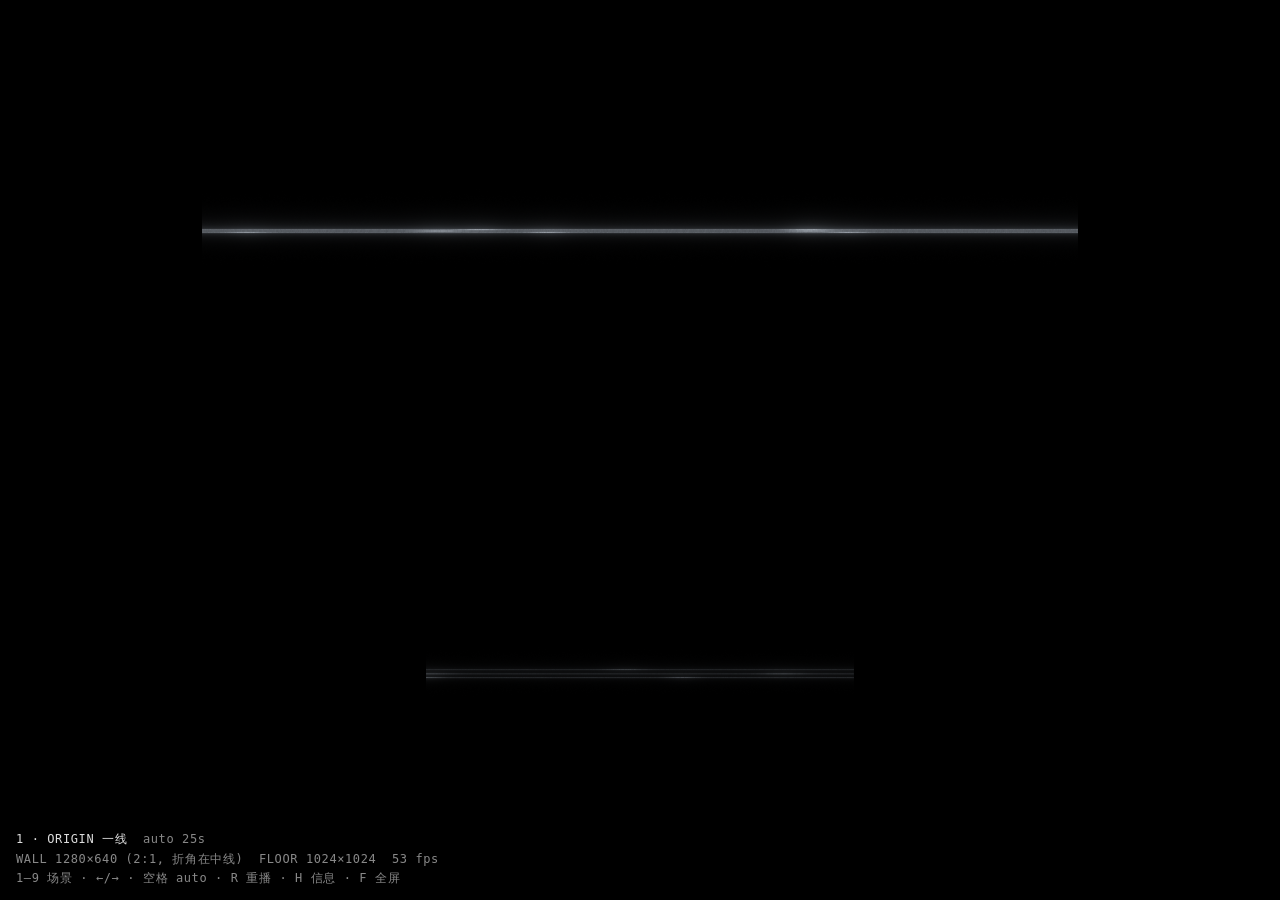
<file: code/strings-space/zline.html>
<!doctype html>
<html lang="zh">
<head>
<meta charset="utf-8">
<title>Z-LINE · DENZA Z</title>
<style>
  html,body{margin:0;height:100%;background:#000;overflow:hidden}
  #wrap{position:fixed;inset:0;display:flex;flex-direction:column;align-items:center;justify-content:center;gap:10px}
  canvas{display:block;max-width:100vw;object-fit:contain;background:#000}
  #hud{position:fixed;left:16px;bottom:12px;font:12px/1.6 ui-monospace,Consolas,monospace;color:#888;letter-spacing:.05em;user-select:none;white-space:pre}
  #hud b{color:#ddd;font-weight:500}
  .tag{position:absolute;font:11px ui-monospace,Consolas,monospace;color:#555;pointer-events:none}
  #err{position:fixed;inset:0;display:none;align-items:center;justify-content:center;color:#f66;font:14px monospace;white-space:pre-wrap;padding:40px}
</style>
</head>
<body>
<div id="wrap"><canvas id="cw"></canvas><canvas id="cf"></canvas></div>
<div id="hud"></div>
<div id="err"></div>
<script src="zline-engine.js"></script>
<script src="zline-scenes.js"></script>
<script>
'use strict';
// Query: view=both|wall|floor  scene=1..9  auto=0  hud=0
//        render=1&secs=20&fps=60&scenes=all  (offline export through server.js; wall 2560x1280, floor 2048x2048)
const q = new URLSearchParams(location.search);
const RENDER = q.get('render') === '1';
const VIEW = q.get('view') || 'both';
const WALL_W = +(q.get('ww') || 2560), WALL_H = WALL_W / 2, FLOOR_S = +(q.get('fs') || 2048);
const SUB = 20;                                         // vibration subdivisions per straight segment
const { SCENES } = ZScenes;
function fail(m){ const e=document.getElementById('err'); e.style.display='flex'; e.textContent=m; throw new Error(m); }

// ---------- one renderer per surface ----------
const VS = `#version 300 es
precision highp float;
layout(location=0) in vec4 aSeg;    // x0 y0 x1 y1 (surface units)
layout(location=1) in vec4 aVib;    // amp, phase, fibre seed, arc start
layout(location=2) in vec4 aCol;    // rgb, brightness
layout(location=3) in vec4 aW;      // width px
uniform vec2 uSpan, uRes; uniform float uT, uScale;
out float vD; out float vHW; out vec3 vCol; out float vA; out float vS; out float vSeed; out float vVib;
const int SUB=${SUB};
void main(){
  int k=gl_VertexID>>1; float side=(gl_VertexID&1)==0?-1.:1.;
  float u=float(k)/float(SUB);
  vec2 a=aSeg.xy, b=aSeg.zw, d=b-a; float L=length(d);
  vec2 t=L>1e-6?d/L:vec2(1.,0.), n=vec2(-t.y,t.x);
  float env=sin(3.14159265*u);
  // first + second harmonic of a plucked string; segment ends stay pinned so corners remain sharp
  float off=aVib.x*(env*sin(aVib.y)+.35*sin(6.2831853*u)*sin(aVib.y*1.83+1.7));
  vec2 p=a+d*u+n*off;
  float hw=aW.x*uScale*.5, pad=hw+1.2;                  // +1.2 px for analytic AA
  gl_Position=vec4(p/uSpan*2.-1.+n*side*pad/uRes*2.,0.,1.);
  vD=side*pad; vHW=max(hw,.5); vCol=aCol.rgb; vA=aCol.a*min(1.,hw+.5);
  vS=aVib.w+L*u; vSeed=aVib.z; vVib=clamp(abs(aVib.x)*env/max(L,.02)*8.,0.,1.);
}`;
const FS = `#version 300 es
precision highp float;
in float vD; in float vHW; in vec3 vCol; in float vA; in float vS; in float vSeed; in float vVib;
uniform float uT;
out vec4 o;
float h(float x){ return fract(sin(x*127.1+311.7)*43758.5453); }
float vn(float x){ float i=floor(x), f=fract(x); f=f*f*(3.-2.*f); return mix(h(i),h(i+1.),f); }
void main(){
  float d=abs(vD);                             // px from the centre line
  float hw=vHW;
  float core=clamp(hw+.6-d,0.,1.);             // analytic AA coverage
  float glow=exp(-d*d/(hw*hw*6.+2.));
  // brushed / drawn-wire texture along the strand: fine longitudinal grain + travelling glint
  float grain=.72+.28*vn(vS*900.+vSeed*91.);
  float gs=h(vSeed*13.7);                      // per-fibre phase and speed: no coherent stripes across parallel lines
  float glint=pow(.5+.5*sin(vS*(6.+5.*gs)-uT*(1.6+1.6*h(vSeed*3.1))+gs*62.83),28.);
  float b=vA*(core*grain*(1.+1.6*glint)+.18*glow)*(1.+1.2*vVib);
  o=vec4(vCol*b,1.);
}`;
const VS_Q = `#version 300 es
void main(){ vec2 p=vec2((gl_VertexID<<1)&2,gl_VertexID&2); gl_Position=vec4(p*2.-1.,0,1); }`;
const FS_BLUR = `#version 300 es
precision highp float; uniform sampler2D uTex; uniform vec2 uDir; out vec4 o;
void main(){ vec2 px=1./vec2(textureSize(uTex,0)), uv=gl_FragCoord.xy*px; vec3 c=texture(uTex,uv).rgb*.227;
  c+=(texture(uTex,uv+uDir*px*1.385).rgb+texture(uTex,uv-uDir*px*1.385).rgb)*.316;
  c+=(texture(uTex,uv+uDir*px*3.231).rgb+texture(uTex,uv-uDir*px*3.231).rgb)*.070; o=vec4(c,1.); }`;
const FS_DOWN = `#version 300 es
precision highp float; uniform sampler2D uTex; out vec4 o;
void main(){ vec2 px=1./vec2(textureSize(uTex,0)), uv=(gl_FragCoord.xy*2.)*px;
  o=vec4((texture(uTex,uv).rgb+texture(uTex,uv+vec2(-px.x,0)).rgb+texture(uTex,uv+vec2(0,-px.y)).rgb+texture(uTex,uv-px).rgb)*.25,1.); }`;
const FS_COMP = `#version 300 es
precision highp float;
uniform sampler2D uA,uB1,uB2,uB3; uniform float uT,uGlitch,uBloom,uExpo; uniform vec3 uTint;
out vec4 o;
float h(vec2 p){ return fract(sin(dot(p,vec2(12.9898,78.233)))*43758.5453); }
void main(){
  vec2 R=vec2(textureSize(uA,0)), uv=gl_FragCoord.xy/R;
  if(uGlitch>0.){                                   // horizontal slice tearing + RGB split
    float band=floor(uv.y*28.+floor(uT*24.)*3.);
    float on=step(.72,h(vec2(band,floor(uT*24.))));
    uv.x+=on*(h(vec2(band,7.))-.5)*.06*uGlitch;
  }
  float ca=uGlitch*.004;
  vec3 c=vec3(texture(uA,uv+vec2(ca,0)).r,texture(uA,uv).g,texture(uA,uv-vec2(ca,0)).b);
  vec3 bl=texture(uB1,uv).rgb*.55+texture(uB2,uv).rgb*.7+texture(uB3,uv).rgb*.9;
  c=(c+bl*uBloom)*uExpo;
  c*=uTint;
  c=c/(1.+c*.55);                                   // soft shoulder, keeps the silver from clipping flat
  c=pow(c,vec3(.94));
  float g=(h(gl_FragCoord.xy+fract(uT)*91.)-.5)/255.;  // dither
  o=vec4(c+g,1.);
}`;

function makeSurface(canvas, w, h, span, world, label){
  canvas.width=w; canvas.height=h;
  const gl=canvas.getContext('webgl2',{antialias:false,alpha:false,preserveDrawingBuffer:true,powerPreference:'high-performance'});
  if(!gl) fail('WebGL2 not available'); if(!gl.getExtension('EXT_color_buffer_float')) fail('EXT_color_buffer_float not available');
  const sh=(t,s)=>{ const o=gl.createShader(t); gl.shaderSource(o,s); gl.compileShader(o); if(!gl.getShaderParameter(o,gl.COMPILE_STATUS)) fail(gl.getShaderInfoLog(o)); return o; };
  const prog=(v,f)=>{ const p=gl.createProgram(); gl.attachShader(p,sh(gl.VERTEX_SHADER,v)); gl.attachShader(p,sh(gl.FRAGMENT_SHADER,f)); gl.linkProgram(p);
    if(!gl.getProgramParameter(p,gl.LINK_STATUS)) fail(gl.getProgramInfoLog(p)); const u={}; const n=gl.getProgramParameter(p,gl.ACTIVE_UNIFORMS);
    for(let i=0;i<n;i++){ const a=gl.getActiveUniform(p,i); u[a.name]=gl.getUniformLocation(p,a.name); } return {p,u}; };
  const P={line:prog(VS,FS),blur:prog(VS_Q,FS_BLUR),down:prog(VS_Q,FS_DOWN),comp:prog(VS_Q,FS_COMP)};
  const tex=(tw,th)=>{ const t=gl.createTexture(); gl.bindTexture(gl.TEXTURE_2D,t); gl.texStorage2D(gl.TEXTURE_2D,1,gl.RGBA16F,tw,th);
    for(const [k,v] of [[gl.TEXTURE_MIN_FILTER,gl.LINEAR],[gl.TEXTURE_MAG_FILTER,gl.LINEAR],[gl.TEXTURE_WRAP_S,gl.CLAMP_TO_EDGE],[gl.TEXTURE_WRAP_T,gl.CLAMP_TO_EDGE]]) gl.texParameteri(gl.TEXTURE_2D,k,v);
    const f=gl.createFramebuffer(); gl.bindFramebuffer(gl.FRAMEBUFFER,f); gl.framebufferTexture2D(gl.FRAMEBUFFER,gl.COLOR_ATTACHMENT0,gl.TEXTURE_2D,t,0); return {t,f,w:tw,h:th}; };
  // 4x MSAA scene buffer resolved into A, plus a bloom pyramid
  const ms=gl.createRenderbuffer(); gl.bindRenderbuffer(gl.RENDERBUFFER,ms); gl.renderbufferStorageMultisample(gl.RENDERBUFFER,4,gl.RGBA16F,w,h);
  const msf=gl.createFramebuffer(); gl.bindFramebuffer(gl.FRAMEBUFFER,msf); gl.framebufferRenderbuffer(gl.FRAMEBUFFER,gl.COLOR_ATTACHMENT0,gl.RENDERBUFFER,ms);
  const A=tex(w,h), L=[]; let lw=w, lh=h;
  for(let i=0;i<3;i++){ lw=Math.max(1,lw>>1); lh=Math.max(1,lh>>1); L.push([tex(lw,lh),tex(lw,lh)]); }
  const vao=gl.createVertexArray(); gl.bindVertexArray(vao);
  const buf=gl.createBuffer(); gl.bindBuffer(gl.ARRAY_BUFFER,buf);
  const STR=ZLine.FLOATS*4;
  for(let i=0;i<4;i++){ gl.enableVertexAttribArray(i); gl.vertexAttribPointer(i,4,gl.FLOAT,false,STR,i*16); gl.vertexAttribDivisor(i,1); }
  const empty=gl.createVertexArray();
  const pass=(p,dst,vw,vh)=>{ gl.useProgram(p.p); gl.bindFramebuffer(gl.FRAMEBUFFER,dst); gl.viewport(0,0,vw,vh); gl.bindVertexArray(empty); };
  const bindT=(p,name,unit,t)=>{ gl.activeTexture(gl.TEXTURE0+unit); gl.bindTexture(gl.TEXTURE_2D,t); gl.uniform1i(p.u[name],unit); };
  return {
    canvas,w,h,world,label,
    draw(t,look){
      const n=world.emit(look.gain);
      gl.bindFramebuffer(gl.FRAMEBUFFER,msf); gl.viewport(0,0,w,h); gl.clearColor(0,0,0,1); gl.clear(gl.COLOR_BUFFER_BIT);
      if(n){
        gl.bindVertexArray(vao); gl.bindBuffer(gl.ARRAY_BUFFER,buf); gl.bufferData(gl.ARRAY_BUFFER,world.buf.subarray(0,n*ZLine.FLOATS),gl.STREAM_DRAW);
        gl.useProgram(P.line.p); gl.uniform2f(P.line.u.uSpan,span[0],span[1]); gl.uniform2f(P.line.u.uRes,w,h); gl.uniform1f(P.line.u.uT,t);
        gl.uniform1f(P.line.u.uScale,h/1280*look.width);   // widths scale with resolution: preview and export look the same
        gl.enable(gl.BLEND); gl.blendFunc(gl.ONE,gl.ONE);
        gl.drawArraysInstanced(gl.TRIANGLE_STRIP,0,(SUB+1)*2,n);
        gl.disable(gl.BLEND);
      }
      gl.bindFramebuffer(gl.READ_FRAMEBUFFER,msf); gl.bindFramebuffer(gl.DRAW_FRAMEBUFFER,A.f); gl.blitFramebuffer(0,0,w,h,0,0,w,h,gl.COLOR_BUFFER_BIT,gl.NEAREST);
      let src=A;
      for(const [a,b] of L){
        pass(P.down,a.f,a.w,a.h); bindT(P.down,'uTex',0,src.t); gl.drawArrays(gl.TRIANGLES,0,3);
        pass(P.blur,b.f,b.w,b.h); bindT(P.blur,'uTex',0,a.t); gl.uniform2f(P.blur.u.uDir,1,0); gl.drawArrays(gl.TRIANGLES,0,3);
        pass(P.blur,a.f,a.w,a.h); bindT(P.blur,'uTex',0,b.t); gl.uniform2f(P.blur.u.uDir,0,1); gl.drawArrays(gl.TRIANGLES,0,3);
        src=a;
      }
      pass(P.comp,null,w,h);
      bindT(P.comp,'uA',0,A.t); bindT(P.comp,'uB1',1,L[0][0].t); bindT(P.comp,'uB2',2,L[1][0].t); bindT(P.comp,'uB3',3,L[2][0].t);
      gl.uniform1f(P.comp.u.uT,t); gl.uniform1f(P.comp.u.uGlitch,look.glitch); gl.uniform1f(P.comp.u.uBloom,look.bloom); gl.uniform1f(P.comp.u.uExpo,look.expo);
      gl.uniform3f(P.comp.u.uTint,...look.tint);
      gl.drawArrays(gl.TRIANGLES,0,3);
    }
  };
}

// ---------- scene state ----------
const cw=document.getElementById('cw'), cf=document.getElementById('cf'), hud=document.getElementById('hud');
const prev = RENDER ? 1 : +(q.get('scale') || .5);
let wall, floor, cur=Math.max(0,Math.min(SCENES.length-1,(+(q.get('scene')||1))-1)), sceneT=0, ctx=null;
let auto=q.get('auto')!=='0', showHud=q.get('hud')!=='0' && !RENDER;
function setup(ww,fs){
  const Ww=new ZLine.World(), Wf=new ZLine.World();
  wall = VIEW==='floor'? null : makeSurface(cw,ww,ww/2,[2,1],Ww,'WALL');
  floor= VIEW==='wall' ? null : makeSurface(cf,fs,fs,[1,1],Wf,'FLOOR');
  if(!wall) cw.style.display='none'; if(!floor) cf.style.display='none';
  return {Ww,Wf};
}
let worlds;
function load(i){
  cur=(i+SCENES.length)%SCENES.length; sceneT=0;
  worlds.Ww.strings.length=0; worlds.Wf.strings.length=0;
  ctx={W:worlds.Ww,F:worlds.Wf,glitch:0};
  SCENES[cur].build(ctx);
  SCENES[cur].update(ctx,0);
  for(const s of [...worlds.Ww.strings,...worlds.Wf.strings]){ s.settle(); }
}
function look(){
  const sc=SCENES[cur], fadeOut=RENDER?1:Math.min(1,Math.max(0,(sc.dur-sceneT)/.6));
  const fade=Math.min(1,sceneT/.4)*(auto?fadeOut:1);
  return {gain:fade,glitch:ctx.glitch||0,bloom:.85,expo:1,width:1,tint:[1,1,1]};
}
function step(dt){
  sceneT+=dt; SCENES[cur].update(ctx,sceneT);
  worlds.Ww.step(dt,6); worlds.Wf.step(dt,6);
}
function layout(){
  if(RENDER) return;
  const vw=innerWidth, vh=innerHeight-24;
  if(VIEW==='both'){
    // wall on top (2:1), floor below (1:1)
    const wallH=Math.min(vw/2,vh*.5), floorH=Math.min(vh-wallH-10,vw);
    cw.style.width=wallH*2+'px'; cw.style.height=wallH+'px'; cf.style.width=floorH+'px'; cf.style.height=floorH+'px';
  }else if(VIEW==='wall'){ const H=Math.min(vw/2,vh); cw.style.width=H*2+'px'; cw.style.height=H+'px'; }
  else { const S=Math.min(vw,vh); cf.style.width=S+'px'; cf.style.height=S+'px'; }
}

// ---------- live ----------
let last=performance.now(), fps=60, acc=0;
function tick(now){
  const dt=Math.min(.05,(now-last)/1000); last=now; fps=fps*.95+.05/Math.max(dt,1e-3);
  acc+=dt; const H=1/120; let k=0;
  if(window.__pause) acc=0;
  while(acc>=H&&k<8){ step(H); acc-=H; k++; } if(k===8) acc=0;
  if(auto&&sceneT>SCENES[cur].dur) load(cur+1);
  const L=look(); if(wall) wall.draw(sceneT,L); if(floor) floor.draw(sceneT,L);
  hud.style.display=showHud?'block':'none';
  if(showHud) hud.innerHTML='<b>'+(cur+1)+' · '+SCENES[cur].name+'</b>  '+(auto?'auto '+Math.max(0,SCENES[cur].dur-sceneT|0)+'s':'hold')+
    '\nWALL '+(wall?wall.w+'×'+wall.h:'—')+' (2:1, 折角在中线)  FLOOR '+(floor?floor.w+'×'+floor.h:'—')+'  '+fps.toFixed(0)+' fps'+
    '\n1–9 场景 · ←/→ · 空格 auto · R 重播 · H 信息 · F 全屏';
  requestAnimationFrame(tick);
}
addEventListener('keydown',e=>{
  if(e.key>='1'&&e.key<='9') load(+e.key-1);
  else if(e.key==='ArrowRight') load(cur+1); else if(e.key==='ArrowLeft') load(cur-1);
  else if(e.key===' '){ auto=!auto; e.preventDefault(); } else if(e.key==='r'||e.key==='R') load(cur);
  else if(e.key==='h'||e.key==='H') showHud=!showHud; else if(e.key==='f'||e.key==='F') document.fullscreenElement?document.exitFullscreen():document.documentElement.requestFullscreen();
});
addEventListener('resize',layout);

// ---------- offline export: fixed timestep; wall and floor written as separate files ----------
async function post(path,body){ const r=await fetch(path,{method:'POST',body}); if(!r.ok) fail('server '+path+' failed'); }
async function renderAll(){
  const fpsOut=+(q.get('fps')||60), secsQ=q.get('secs');
  const list=(q.get('scenes')||'all')==='all'?SCENES.map((_,i)=>i):q.get('scenes').split(',').map(s=>+s-1);
  const stills=q.get('stills');                                        // e.g. stills=4,9,15 → PNG frames only
  const tag=q.get('tag')||'zline';
  for(const i of list){
    const secs=secsQ?+secsQ:SCENES[i].dur, base=tag+'_'+String(i+1).padStart(2,'0')+'_'+SCENES[i].name.split(' ')[0].toLowerCase();
    for(const surf of [wall,floor].filter(Boolean)){
      const name=base+'_'+surf.label.toLowerCase()+'_'+surf.w+'x'+surf.h;
      load(i); const total=Math.round(secs*fpsOut), sub=Math.max(1,Math.round(120/fpsOut));
      const snaps=stills?stills.split(',').map(s=>Math.round(+s*fpsOut)):null;
      if(!snaps) await post(`/start?name=${name}&fps=${fpsOut}`);
      for(let f=0;f<total;f++){
        for(let k=0;k<sub;k++) step(1/fpsOut/sub);
        if(snaps&&!snaps.includes(f)) continue;
        surf.draw(sceneT,look());
        if(snaps){ const b=await new Promise(r=>surf.canvas.toBlob(r,'image/png')); await post(`/still?name=${name}_t${(f/fpsOut).toFixed(1)}`,b); continue; }
        const b=await new Promise(r=>surf.canvas.toBlob(r,'image/jpeg',.97)); await post('/frame',b);
        if(f%30===0) document.title=name+' '+f+'/'+total;
      }
      if(!snaps) await post('/end');
    }
  }
  window.__done=true; await post('/done');
}

// Debug/preview: jump to scene i (1-based) at time t, simulated with the export timestep, then hold.
// Debug: render scene i at time t and post both surfaces as PNG stills to server.js (/still → out/).
window.__still=async(i,t,tag='chk')=>{ window.__pause=true; __seek(i,t); const L=look(), names=[];
  for(const s of [wall,floor].filter(Boolean)){ s.draw(sceneT,L); const b=await new Promise(r=>s.canvas.toBlob(r,'image/png'));
    const n=`${tag}_${String(i).padStart(2,'0')}_${s.label.toLowerCase()}_t${t}`; await post('/still?name='+n,b); names.push(n); }
  return names; };
window.__seek=(i,t)=>{ auto=false; load(i-1); const n=Math.round(t*120); for(let k=0;k<n;k++) step(1/120); return SCENES[cur].name; };
worlds=setup(Math.round(WALL_W*prev/2)*2, Math.round(FLOOR_S*prev));
load(cur);
layout();
if(RENDER) renderAll().catch(e=>fail(String(e))); else requestAnimationFrame(tick);
</script>
</body>
</html>
</file>
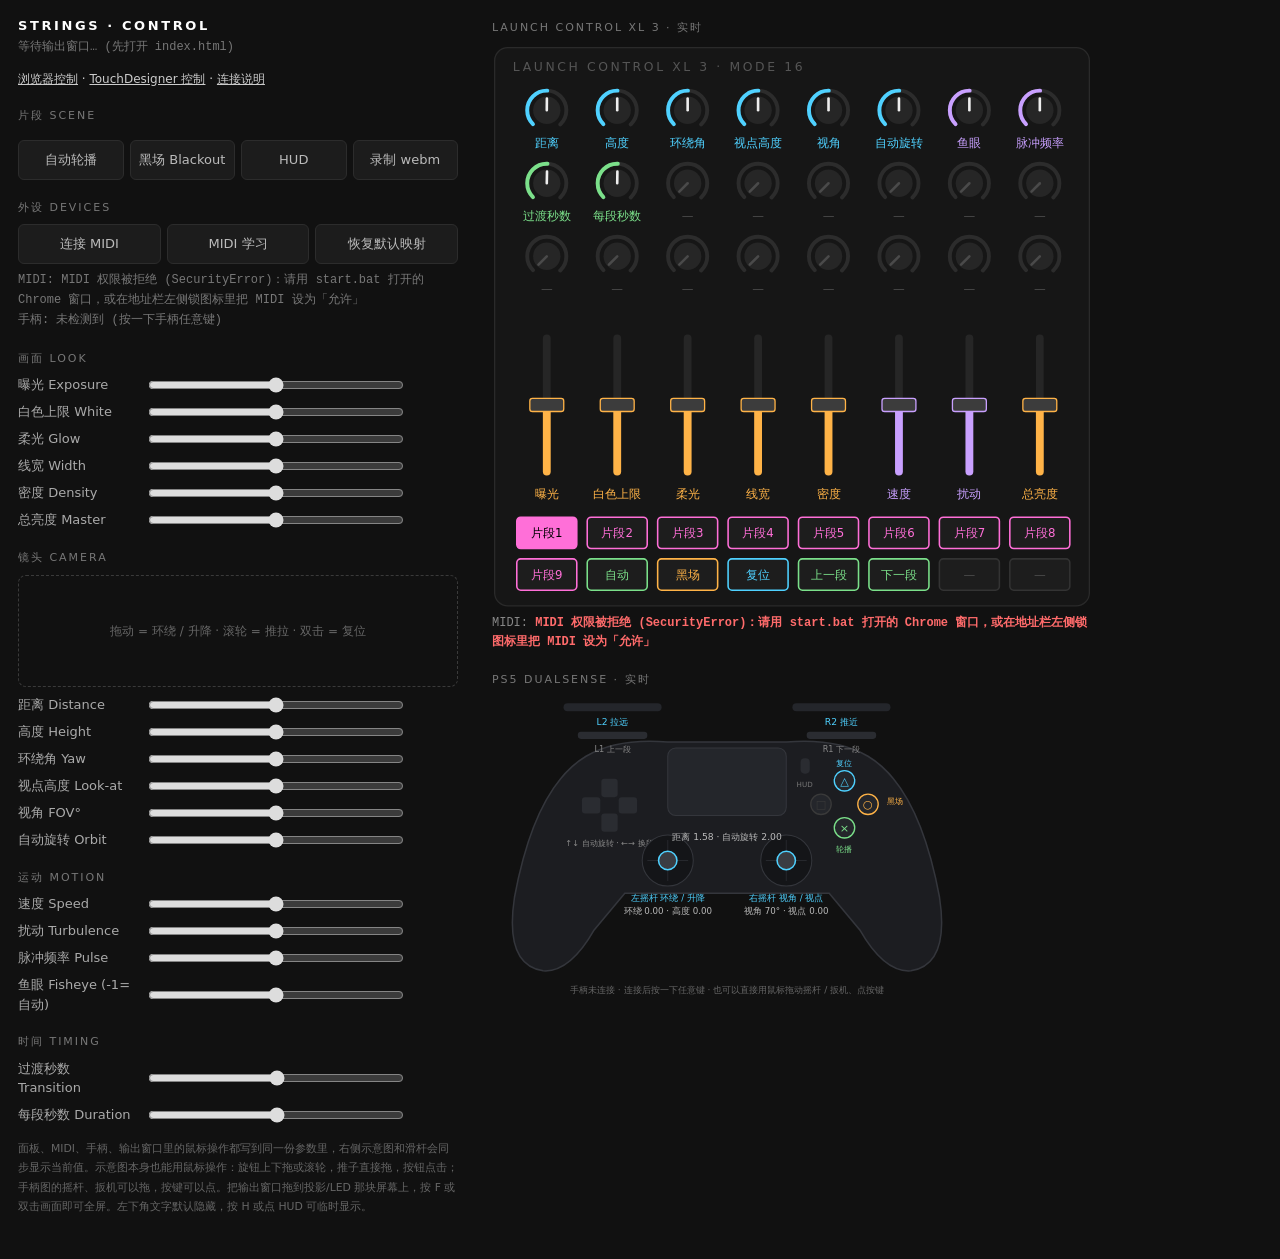
<file: code/strings-web/control.html>
<!doctype html>
<html lang="zh">
<head>
<meta charset="utf-8">
<title>STRINGS · control</title>
<style>
  :root{color-scheme:dark}
  body{margin:0;background:#111;color:#ccc;font:13px/1.5 system-ui,"Microsoft YaHei",sans-serif;padding:16px 18px 30px}
  @media (min-width:900px){ body{display:grid;grid-template-columns:minmax(380px,440px) 1fr;gap:34px;align-items:start} #R{position:sticky;top:14px} }
  h1{font-size:13px;letter-spacing:.2em;color:#fff;margin:0 0 2px}
  #status{color:#777;font:12px ui-monospace,Consolas,monospace;margin-bottom:14px;min-height:18px}
  h2{font-size:11px;letter-spacing:.18em;color:#777;margin:20px 0 8px;font-weight:500;text-transform:uppercase}
  #R h2:first-child{margin-top:4px}
  #scenes{display:grid;grid-template-columns:1fr 1fr 1fr;gap:6px}
  button{background:#1c1c1c;color:#bbb;border:1px solid #2c2c2c;border-radius:6px;padding:9px 6px;font:inherit;cursor:pointer;text-align:left}
  button:hover{border-color:#555;color:#fff}
  button.on{background:#e8e8e8;color:#000;border-color:#e8e8e8}
  .row{display:grid;grid-template-columns:118px 1fr 46px;align-items:center;gap:10px;margin:7px 0}
  .row label{color:#aaa}.row output{font:12px ui-monospace,Consolas,monospace;color:#888;text-align:right}
  .row.hot label{color:#fff}.row.hot output{color:#fff}
  input[type=range]{width:100%;accent-color:#ddd}
  .bar{display:flex;gap:6px;flex-wrap:wrap}.bar button{text-align:center;flex:1;min-width:90px}
  #black.on{background:#c33;border-color:#c33;color:#fff}
  small{color:#666}
  #pad{height:110px;border:1px dashed #3a3a3a;border-radius:8px;display:flex;align-items:center;justify-content:center;color:#666;font-size:12px;cursor:grab;user-select:none;touch-action:none;margin-bottom:8px}
  #pad:active{cursor:grabbing;border-color:#888}
  #ds{max-width:470px!important}
  svg.dev{width:100%;max-width:600px;display:block;font-family:system-ui,"Microsoft YaHei",sans-serif}
  .info{font:12px ui-monospace,Consolas,monospace;color:#888;margin:6px 0 0;min-height:36px;line-height:1.6;max-width:600px}
  .info b{color:#eee;font-weight:600}
</style>
</head>
<body>
<div id="L">
<h1>STRINGS · CONTROL</h1>
<div id="status">等待输出窗口… (先打开 index.html)</div>
<p id="tdLinks"><a href="control.html">浏览器控制</a> · <a href="control.html?td=1">TouchDesigner 控制</a> · <a href="touchdesigner.html" target="_blank">连接说明</a></p>
<style>#tdLinks{font-size:12px;margin:0 0 18px} #tdLinks a{color:#ccc} button:disabled{opacity:.4;cursor:default}</style>

<h2>片段 Scene</h2>
<div id="scenes"></div>
<div class="bar" style="margin-top:8px">
  <button id="auto">自动轮播</button><button id="black">黑场 Blackout</button><button id="hud">HUD</button><button id="rec">录制 webm</button>
</div>

<h2>外设 Devices</h2>
<div class="bar"><button id="midiBtn">连接 MIDI</button><button id="learn">MIDI 学习</button><button id="mreset">恢复默认映射</button></div>
<div id="dev" style="color:#777;font:12px ui-monospace,Consolas,monospace;margin-top:6px;line-height:1.7"></div>

<h2>画面 Look</h2><div id="look"></div>
<h2>镜头 Camera</h2>
<div id="pad">拖动 = 环绕 / 升降 · 滚轮 = 推拉 · 双击 = 复位</div>
<div id="cam"></div>
<h2>运动 Motion</h2><div id="motion"></div>
<h2>时间 Timing</h2><div id="timing"></div>
<p><small>面板、MIDI、手柄、输出窗口里的鼠标操作都写到同一份参数里，右侧示意图和滑杆会同步显示当前值。示意图本身也能用鼠标操作：旋钮上下拖或滚轮，推子直接拖，按钮点击；手柄图的摇杆、扳机可以拖，按键可以点。把输出窗口拖到投影/LED 那块屏幕上，按 F 或双击画面即可全屏。左下角文字默认隐藏，按 H 或点 HUD 可临时显示。</small></p>
</div>

<div id="R">
<h2>Launch Control XL 3 · 实时</h2>
<svg id="lcxl" class="dev" viewBox="0 0 460 432"></svg>
<div id="lcinfo" class="info"></div>
<h2>PS5 DualSense · 实时</h2>
<svg id="ds" class="dev" viewBox="0 0 460 300"></svg>
<div id="dsinfo" class="info"></div>
</div>

<script src="td-channel.js"></script>
<script>
const TD=new URLSearchParams(location.search).get('td')==='1';
const bc=TD?new TDChannel('control'):new BroadcastChannel('strings');
const $=id=>document.getElementById(id);
let stateSeenAt=0;
if(TD){
  document.title='STRINGS · TouchDesigner control';
  document.querySelector('h1').textContent='STRINGS · TouchDesigner';
  $('status').textContent='等待 TouchDesigner 的 Web Render TOP…';
  $('hud').disabled=$('rec').disabled=true;
  $('rec').textContent='请在 TD 中录制';
  bc.onstatus=s=>{ if(s!=='connected'){ stateSeenAt=0; $('status').textContent='TD 连接中断，正在重连…'; } };
  setInterval(()=>{
    if(!stateSeenAt || performance.now()-stateSeenAt>3000)
      $('status').textContent=bc.ready?'本地服务已连接 · 等待 TD 画面更新…':'本地服务未连接 · 请启动或重启 node server.js';
  },1000);
}
const send=(k,v)=>bc.postMessage({t:'g',k,v});
let G=null, built=false, curScene=0;
const SL={
  look:[['expo','曝光 Exposure',.2,3,.01],['white','白色上限 White',.3,1,.01],['bloom','柔光 Glow',0,2.5,.01],['width','线宽 Width',.4,3,.01],['density','密度 Density',0,10,.05],['dim','总亮度 Master',0,1,.01]],
  motion:[['speed','速度 Speed',0,2.5,.01],['turb','扰动 Turbulence',0,3,.01],['pulse','脉冲频率 Pulse',.2,3,.01],['fish','鱼眼 Fisheye (-1=自动)',-1,1,.05]],
  cam:[['camD','距离 Distance',.15,3,.01],['camH','高度 Height',-3,3,.01],['yaw','环绕角 Yaw',-3.15,3.15,.01],['lookY','视点高度 Look-at',-2,2,.01],['fov','视角 FOV°',20,120,1],['orbit','自动旋转 Orbit',0,4,.01]],
  timing:[['trans','过渡秒数 Transition',.1,12,.1],['dur','每段秒数 Duration',5,180,1]],
};
// One canonical value per parameter. Every source (sliders, MIDI, gamepad, output-window mouse) goes through setv or
// arrives in the output's state broadcast; the sliders and both device diagrams only ever display VAL.
const inputs={}, VAL={}, touched={}, LBL={};
const fmt=(k,v)=>k==='fov'||k==='dur'?Math.round(v)+'':(+v).toFixed(2);
for(const [grp,list] of Object.entries(SL)) for(const [k,label,min,max,step] of list){
  LBL[k]=label.split(' ')[0];
  const row=document.createElement('div'); row.className='row'; row.dataset.k=k;
  row.innerHTML=`<label>${label}</label><input type="range" min="${min}" max="${max}" step="${step}"><output></output>`;
  const inp=row.querySelector('input'), out=row.querySelector('output');
  inputs[k]={inp,out,row,min,max,held:false};
  inp.oninput=()=>setv(k,+inp.value,'面板');
  inp.onpointerdown=()=>inputs[k].held=true; inp.onpointerup=inp.onpointercancel=()=>inputs[k].held=false;
  inp.ondblclick=()=>{ if(inputs[k].def!==undefined) setv(k,inputs[k].def,'面板'); };
  $(grp).appendChild(row);
}
const now=()=>performance.now();
let lastChange=null;
function show(k){ const I=inputs[k]; if(document.activeElement!==I.inp||!I.held) I.inp.value=VAL[k]; I.out.textContent=fmt(k,VAL[k]); }
function setv(k,v,src){ const I=inputs[k]; v=Math.max(I.min,Math.min(I.max,v)); VAL[k]=v; touched[k]=now(); show(k); send(k,v);
  if(src) lastChange={k,v,src,t:now()}; }
const cur=k=>VAL[k]!==undefined?VAL[k]:+inputs[k].inp.value;
const norm=k=>{ const I=inputs[k]; return (cur(k)-I.min)/(I.max-I.min); };

const pad=$('pad');
pad.onpointerdown=e=>pad.setPointerCapture(e.pointerId);
pad.onpointermove=e=>{ if(!(e.buttons&1)) return; let y=cur('yaw')-e.movementX*.01; if(y>3.15)y-=6.283; if(y<-3.15)y+=6.283; setv('yaw',y,'拖动区'); setv('camH',cur('camH')+e.movementY*.012,'拖动区'); };
pad.onwheel=e=>{ setv('camD',cur('camD')*Math.exp(e.deltaY*.001),'拖动区'); e.preventDefault(); };
pad.ondblclick=()=>{ for(const k of ['camD','camH','yaw','lookY','fov']) setv(k,inputs[k].def,'拖动区'); };
$('auto').onclick=()=>send('auto',!(G&&G.auto));
$('hud').onclick=()=>send('hud',!(G&&G.hud));
$('rec').onclick=()=>bc.postMessage({t:'rec'});
$('black').onclick=()=>bc.postMessage({t:'black'});

let relay=null, lastState=null;
bc.onmessage=ev=>{ const m=ev.data; if(!m) return;
  if(m.t==='padraw'){ relay={...m,ts:now()}; return; }
  if(m.t==='g'&&inputs[m.k]){ VAL[m.k]=m.v; touched[m.k]=now(); show(m.k); lastChange={k:m.k,v:m.v,src:'输出窗口鼠标',t:now()}; return; }
  if(m.t!=='state') return; stateSeenAt=performance.now(); G=m.G; curScene=m.cur; lastState=m;
  if(!built){ built=true;
    m.names.forEach((n,i)=>{ const b=document.createElement('button'); b.textContent=(i+1)+' · '+n; b.onclick=()=>bc.postMessage({t:'scene',i,hold:true}); $('scenes').appendChild(b); });
    for(const k in inputs){ inputs[k].def=G[k]; VAL[k]=G[k]; show(k); }
  }
  // the output's copy wins unless this panel changed the value a moment ago (its echo may still be in flight)
  for(const k in inputs) if(G[k]!==undefined&&!inputs[k].held&&now()-(touched[k]||0)>400&&Math.abs(G[k]-VAL[k])>1e-6){
    if(Math.abs(G[k]-VAL[k])>1e-3) lastChange={k,v:G[k],src:'输出窗口',t:now()}; VAL[k]=G[k]; show(k); }
  [...$('scenes').children].forEach((b,i)=>b.classList.toggle('on',i===m.cur));
  $('auto').classList.toggle('on',G.auto); $('auto').textContent=G.auto?'自动轮播 · '+m.left+'s':'自动轮播 (关)';
  $('black').classList.toggle('on',G.dim<.01); $('hud').classList.toggle('on',G.hud); $('rec').classList.toggle('on',m.rec);
  $('status').textContent=`${TD?'TD 实时输出':'已连接'} · ${m.w}×${m.h} · ${m.fps} fps · ${m.n} strings`;
};

// ---------- MIDI: CC → slider (absolute), CC/note → button ----------
// Defaults match Launch Control XL 3 Mode 16 (factory CCs): faders 5–12, knob rows 13–20 / 21–28 / 29–36, buttons 37–52.
const DEFMAP={};
['expo','white','bloom','width','density','speed','turb','dim'].forEach((k,i)=>DEFMAP['c'+(5+i)]=k);
['camD','camH','yaw','lookY','fov','orbit','fish','pulse'].forEach((k,i)=>DEFMAP['c'+(13+i)]=k);
['trans','dur'].forEach((k,i)=>DEFMAP['c'+(21+i)]=k);
for(let i=0;i<9;i++) DEFMAP['c'+(37+i)]='@scene'+i;
Object.assign(DEFMAP,{c46:'@auto',c47:'@black',c48:'@camreset',c49:'@prev',c50:'@next'});
let MAP=JSON.parse(localStorage.getItem('strings-midi')||'null')||{...DEFMAP};
let learning=false, learnTarget=null, midiIn='', padName='', lastMsg='', lastMidi=null, midiState='idle';
const hits={};
const ACT={auto:()=>$('auto').onclick(),black:()=>$('black').onclick(),camreset:()=>bc.postMessage({t:'camreset'}),
  prev:()=>bc.postMessage({t:'scene',i:curScene-1}),next:()=>bc.postMessage({t:'scene',i:curScene+1})};
function showDev(){ $('dev').innerHTML='MIDI: '+(midiIn||'未连接')+(lastMsg?' · '+lastMsg:'')+'<br>手柄: '+(padName||'未检测到 (按一下手柄任意键)')+
  (learning?'<br><b style="color:#fc6">学习中: '+(learnTarget?'转动/按下要绑定到「'+learnTarget+'」的控件':'先点击一个滑杆名称或按钮')+'</b>':''); }
function onMidi(data){
  const st=data[0]&0xf0, num=data[1], val=data[2]||0;
  if(st!==0xb0&&st!==0x90&&st!==0x80) return;
  const key=(st===0xb0?'c':'n')+num, on=st!==0x80&&val>0; lastMsg=key+'='+val;
  if(st===0xb0) hits[num]=now();
  if(learning&&learnTarget){ if(st===0xb0||on){ for(const k in MAP) if(MAP[k]===learnTarget) delete MAP[k]; MAP[key]=learnTarget;
      localStorage.setItem('strings-midi',JSON.stringify(MAP)); learnTarget=null; } showDev(); return; }
  const t=MAP[key]; lastMidi={key,num,val,t,ts:now()}; showDev(); if(!t) return;
  if(t[0]==='@'){ if(!on) return; const a=t.slice(1); if(a.startsWith('scene')) bc.postMessage({t:'scene',i:+a.slice(5),hold:true}); else ACT[a]&&ACT[a](); }
  else if(st===0xb0&&inputs[t]){ const I=inputs[t]; setv(t,I.min+(I.max-I.min)*val/127,'MIDI CC '+num); }
}
async function midiConnect(){
  if(!navigator.requestMIDIAccess){ midiState='unsupported'; midiIn='这个浏览器不支持 Web MIDI，请用 Chrome 或 Edge 打开 (双击 start.bat)'; showDev(); return; }
  if(!isSecureContext){ midiState='unsupported'; midiIn='需要通过 http://localhost:8787 打开，不能直接双击 html 文件'; showDev(); return; }
  midiState='asking'; midiIn='请求权限中… 如果浏览器弹窗，请点「允许」'; showDev();
  try{ const acc=await navigator.requestMIDIAccess();
    const hook=()=>{ const names=[]; acc.inputs.forEach(inp=>{ inp.onmidimessage=e=>onMidi(e.data); if(inp.state==='connected') names.push(inp.name); });
      midiState=names.length?'ok':'nodevice';
      midiIn=names.length?names.join(', '):'已授权，但没有检测到 MIDI 设备：检查 USB 线，或关闭占用它的软件 (TouchDesigner / Ableton / Components) 后点「连接 MIDI」';
      showDev(); };
    acc.onstatechange=hook; hook();
  }catch(e){ midiState='denied'; midiIn='MIDI 权限被拒绝 ('+e.name+')：请用 start.bat 打开的 Chrome 窗口，或在地址栏左侧锁图标里把 MIDI 设为「允许」'; showDev(); }
}
$('midiBtn').onclick=midiConnect;
const LCXL_RE=/LCXL|Launch Control/i;
$('learn').onclick=()=>{ learning=!learning; learnTarget=null; $('learn').classList.toggle('on',learning); showDev(); };
$('mreset').onclick=()=>{ MAP={...DEFMAP}; localStorage.removeItem('strings-midi'); showDev(); };
document.addEventListener('click',e=>{ if(!learning) return;
  const row=e.target.closest('.row'), b=e.target.closest('button');
  if(row&&e.target.tagName==='LABEL') learnTarget=row.dataset.k;
  else if(b&&b.parentElement.id==='scenes'){ learnTarget='@scene'+[...b.parentElement.children].indexOf(b); e.stopPropagation(); e.preventDefault(); }
  else if(b&&['auto','black'].includes(b.id)){ learnTarget='@'+b.id; e.stopPropagation(); e.preventDefault(); }
  showDev(); },true);
midiConnect();   // granted → connects silently; otherwise Chrome shows its prompt

// ---------- gamepad (standard mapping, e.g. DualSense) → camera; read here, or relayed by an output window ----------
let padPrev=[], PAD=null;
const VP={a:[0,0,0,0],b:new Array(17).fill(0),on:false};
function readPad(){
  if(VP.on) return {id:'鼠标 (示意图)',a:VP.a,b:VP.b,src:'示意图'};
  const gp=[...(navigator.getGamepads?navigator.getGamepads():[])].find(g=>g&&g.connected&&g.mapping==='standard');
  if(gp) return {id:gp.id,a:[...gp.axes],b:gp.buttons.map(x=>x.value),src:'面板'};
  if(relay&&now()-relay.ts<500&&relay.id) return {id:relay.id,a:relay.a,b:relay.b,src:'经输出窗口'};
  return null;
}
const dz=v=>{ v=v||0; const a=Math.abs(v); return a<.12?0:Math.sign(v)*((a-.12)/.88)**2; };
function padStep(dt){
  const p=readPad(); PAD=p; const name=p?p.id.replace(/\s*\(.*$/,'')+' · '+p.src:''; if(name!==padName){ padName=name; showDev(); }
  if(!p){ padPrev=[]; return; }
  const ax=i=>dz(p.a[i]), bt=i=>p.b[i]||0, hit=i=>bt(i)>.5&&!(padPrev[i]>.5);
  if(ax(0)){ let y=cur('yaw')+ax(0)*1.6*dt; if(y>Math.PI)y-=2*Math.PI; if(y<-Math.PI)y+=2*Math.PI; setv('yaw',y,'手柄 左摇杆'); }
  if(ax(1)) setv('camH',cur('camH')-ax(1)*1.5*dt,'手柄 左摇杆');
  if(ax(2)) setv('fov',cur('fov')+ax(2)*40*dt,'手柄 右摇杆');
  if(ax(3)) setv('lookY',cur('lookY')-ax(3)*1.2*dt,'手柄 右摇杆');
  const tz=bt(6)-bt(7); if(Math.abs(tz)>.02) setv('camD',cur('camD')*Math.exp(tz*.9*dt),tz>0?'手柄 L2':'手柄 R2');
  if(hit(4)||hit(14)) ACT.prev(); if(hit(5)||hit(15)) ACT.next();
  if(hit(12)) setv('orbit',cur('orbit')+.5,'手柄 十字键'); if(hit(13)) setv('orbit',cur('orbit')-.5,'手柄 十字键');
  if(hit(0)) ACT.auto(); if(hit(1)) ACT.black(); if(hit(3)) ACT.camreset(); if(hit(9)) $('hud').onclick();
  padPrev=p.b.slice();
}

// ---------- live device diagrams ----------
const NS='http://www.w3.org/2000/svg';
const el=(p,tag,a={},txt)=>{ const e=document.createElementNS(NS,tag); for(const k in a) e.setAttribute(k,a[k]); if(txt!==undefined) e.textContent=txt; p.appendChild(e); return e; };
const COL={cam:'#4fd1ff',look:'#ffb347',mo:'#c9a0ff',time:'#7be08a',scene:'#ff6fd8',act:'#7be08a',off:'#3a3a3a'};
const GROUP={camD:'cam',camH:'cam',yaw:'cam',lookY:'cam',fov:'cam',orbit:'cam',expo:'look',white:'look',bloom:'look',width:'look',density:'look',dim:'look',
  speed:'mo',turb:'mo',pulse:'mo',fish:'mo',trans:'time',dur:'time'};
const ACTL={auto:'自动',black:'黑场',camreset:'复位',prev:'上一段',next:'下一段'};
function tinfo(t){
  if(!t) return {lab:'—',col:COL.off};
  if(t[0]==='@'){ const a=t.slice(1);
    if(a.startsWith('scene')) return {lab:'片段'+(+a.slice(5)+1),col:COL.scene,act:a};
    return {lab:ACTL[a]||a,col:a==='black'?COL.look:a==='camreset'?COL.cam:COL.act,act:a}; }
  return {lab:LBL[t]||t,col:COL[GROUP[t]]||'#aaa',k:t};
}
const LC=[], lc=$('lcxl');
el(lc,'rect',{x:2,y:2,width:456,height:428,rx:10,fill:'#161616',stroke:'#2a2a2a'});
el(lc,'text',{x:16,y:20,'font-size':9.5,fill:'#555','letter-spacing':2},'LAUNCH CONTROL XL 3 · MODE 16');
const ARC=70.69;  // 270° of a r=15 circle
for(let i=0;i<8;i++){ const x=42+i*54;
  for(let r=0;r<3;r++){ const cc=13+8*r+i, y=50+r*56;
    el(lc,'circle',{cx:x,cy:y,r:15,fill:'none',stroke:'#2c2c2c','stroke-width':3,'stroke-dasharray':ARC+' 200',transform:`rotate(135 ${x} ${y})`,'stroke-linecap':'round'});
    const arc=el(lc,'circle',{cx:x,cy:y,r:15,fill:'none','stroke-width':3,transform:`rotate(135 ${x} ${y})`,'stroke-linecap':'round'});
    const body=el(lc,'circle',{cx:x,cy:y,r:10.5,fill:'#262626'});
    const nd=el(lc,'line',{x1:x,y1:y,x2:x,y2:y-9,'stroke-width':2,'stroke-linecap':'round'});
    const lab=el(lc,'text',{x,y:y+28,'text-anchor':'middle','font-size':9});
    const hit=el(lc,'circle',{cx:x,cy:y,r:19,fill:'transparent'});
    LC.push({cc,type:'knob',x,y,arc,body,nd,lab,hit}); }
  const cc=5+i, fy0=222, fy1=330;
  el(lc,'rect',{x:x-3,y:fy0,width:6,height:fy1-fy0,rx:3,fill:'#262626'});
  const fill=el(lc,'rect',{x:x-3,width:6,rx:3}), cap=el(lc,'rect',{x:x-13,width:26,height:10,rx:2,fill:'#3c3c3c'});
  const lab=el(lc,'text',{x,y:fy1+17,'text-anchor':'middle','font-size':9});
  const hit=el(lc,'rect',{x:x-16,y:fy0-4,width:32,height:fy1-fy0+8,fill:'transparent'});
  LC.push({cc,type:'fader',x,fy0,fy1,fill,cap,lab,hit});
  for(let r=0;r<2;r++){ const cc=37+8*r+i, y=362+r*32;
    const b=el(lc,'rect',{x:x-23,y,width:46,height:24,rx:3,'stroke-width':1.2});
    const lab=el(lc,'text',{x,y:y+15.5,'text-anchor':'middle','font-size':9,'pointer-events':'none'});
    LC.push({cc,type:'btn',b,lab}); }
}
for(const c of LC){ c.lab&&c.lab.setAttribute('pointer-events','none'); bindLC(c); }
{
}
// mouse on the diagram behaves like the hardware: knobs drag vertically, faders follow the pointer, buttons press
const svgY=(svg,e)=>{ const pt=svg.createSVGPoint(); pt.x=e.clientX; pt.y=e.clientY; return pt.matrixTransform(svg.getScreenCTM().inverse()).y; };
function ctlTarget(c){ return tinfo(MAP['c'+c.cc]); }
function bindLC(c){
  const hitEl=c.type==='knob'?c.hit:c.type==='fader'?c.hit:c.b;
  hitEl.style.cursor=c.type==='btn'?'pointer':c.type==='knob'?'ns-resize':'grab';
  hitEl.addEventListener('pointerdown',e=>{ e.preventDefault(); hitEl.setPointerCapture(e.pointerId); hits[c.cc]=now();
    if(learning&&learnTarget){ onMidi([0xb0,c.cc,127]); return; }
    const t=ctlTarget(c);
    if(c.type==='btn'){ if(t.act) onMidi([0xb0,c.cc,127]); return; }
    if(!t.k) return;
    c.drag={y:e.clientY,n:norm(t.k)};
    if(c.type==='fader') moveFader(c,e); });
  hitEl.addEventListener('pointermove',e=>{ if(!c.drag) return; hits[c.cc]=now();
    if(c.type==='fader') return moveFader(c,e);
    const n=Math.max(0,Math.min(1,c.drag.n-(e.clientY-c.drag.y)/160)); onMidi([0xb0,c.cc,Math.round(n*127)]); });
  const end=()=>{ c.drag=null; }; hitEl.addEventListener('pointerup',end); hitEl.addEventListener('pointercancel',end);
  hitEl.addEventListener('wheel',e=>{ const t=ctlTarget(c); if(!t.k||c.type==='btn') return; e.preventDefault(); hits[c.cc]=now();
    onMidi([0xb0,c.cc,Math.round(Math.max(0,Math.min(1,norm(t.k)-Math.sign(e.deltaY)/40))*127)]); },{passive:false});
}
function moveFader(c,e){ const y=svgY(lc,e), n=Math.max(0,Math.min(1,(c.fy1-5-y)/(c.fy1-c.fy0-10))); onMidi([0xb0,c.cc,Math.round(n*127)]); }
function drawLC(){
  const t0=now();
  for(const c of LC){ const t=tinfo(MAP['c'+c.cc]), hot=t0-(hits[c.cc]||0)<260;
    if(c.type==='knob'){ const n=t.k?norm(t.k):0;
      c.arc.setAttribute('stroke',t.k?t.col:'none'); c.arc.setAttribute('stroke-dasharray',(ARC*n).toFixed(2)+' 200');
      c.nd.setAttribute('stroke',t.k?'#eee':'#4a4a4a'); c.nd.setAttribute('transform',`rotate(${(-135+270*n).toFixed(1)} ${c.x} ${c.y})`);
      c.body.setAttribute('fill',hot?'#5a5a5a':'#262626'); c.lab.textContent=t.lab; c.lab.setAttribute('fill',t.k?t.col:'#4a4a4a');
    }else if(c.type==='fader'){ const n=t.k?norm(t.k):0, span=c.fy1-c.fy0-10, cy=c.fy1-10-n*span;
      c.cap.setAttribute('y',cy.toFixed(1)); c.cap.setAttribute('stroke',hot?'#fff':t.k?t.col:'#555');
      c.fill.setAttribute('y',(cy+5).toFixed(1)); c.fill.setAttribute('height',Math.max(0,c.fy1-cy-5).toFixed(1)); c.fill.setAttribute('fill',t.k?t.col:'none');
      c.lab.textContent=t.lab; c.lab.setAttribute('fill',t.k?t.col:'#4a4a4a');
    }else{ const a=t.act, on=!!a&&(a.startsWith('scene')?curScene===+a.slice(5):a==='auto'?!!(G&&G.auto):a==='black'?!!(G&&G.dim<.01):false);
      c.b.setAttribute('fill',on?t.col:hot?'#4a4a4a':'#1d1d1d'); c.b.setAttribute('stroke',hot?'#fff':a?t.col:'#333');
      c.lab.textContent=t.lab; c.lab.setAttribute('fill',on?'#000':a?t.col:'#4a4a4a'); }
  }
  let s='';
  if(lastMidi&&t0-lastMidi.ts<4000){ const t=tinfo(lastMidi.t); s='最近 MIDI: <b>'+lastMidi.key.replace('c','CC ').replace('n','Note ')+' = '+lastMidi.val+'</b> → '+
    (t.k?'<b style="color:'+t.col+'">'+LBL[t.k]+' '+fmt(t.k,cur(t.k))+'</b>':t.act?'<b style="color:'+t.col+'">'+t.lab+'</b>':'未分配'); }
  else s='MIDI: <b style="color:'+({ok:'#7be08a',denied:'#ff6b6b',unsupported:'#ff6b6b',nodevice:'#ffb347'}[midiState]||'#888')+'">'+(midiIn||'未连接 (点「连接 MIDI」)')+'</b>';
  if(lastChange&&t0-lastChange.t<4000) s+='<br>最近改动: <b>'+LBL[lastChange.k]+' '+fmt(lastChange.k,lastChange.v)+'</b> · 来源 '+lastChange.src;
  $('lcinfo').innerHTML=s;
  for(const k in inputs) inputs[k].row.classList.toggle('hot',!!lastChange&&lastChange.k===k&&t0-lastChange.t<700);
}
// DualSense
const ds=$('ds'), D={};
el(ds,'path',{d:'M92,58 Q122,40 172,44 L288,44 Q338,40 368,58 Q418,88 438,196 Q448,262 410,268 Q384,270 360,228 L330,192 L130,192 L100,228 Q76,270 50,268 Q12,262 22,196 Q42,88 92,58 Z',fill:'#1c1d21',stroke:'#34363c','stroke-width':1.5});
el(ds,'rect',{x:172,y:50,width:116,height:66,rx:8,fill:'#24262b',stroke:'#34363c'});
const trig=(x,lab,col)=>{ el(ds,'rect',{x,y:6,width:96,height:8,rx:4,fill:'#24262b'}); const f=el(ds,'rect',{x,y:6,width:0,height:8,rx:4,fill:col});
  el(ds,'text',{x:x+48,y:27,'text-anchor':'middle','font-size':9,fill:col},lab); return f; };
D.l2=trig(70,'L2 拉远',COL.cam); D.r2=trig(294,'R2 推近',COL.cam);
D.l1=el(ds,'rect',{x:84,y:34,width:68,height:7,rx:3}); D.r1=el(ds,'rect',{x:308,y:34,width:68,height:7,rx:3});
el(ds,'text',{x:118,y:54,'text-anchor':'middle','font-size':8,fill:'#888'},'L1 上一段'); el(ds,'text',{x:342,y:54,'text-anchor':'middle','font-size':8,fill:'#888'},'R1 下一段');
D.dp={12:el(ds,'rect',{x:107,y:80,width:16,height:18,rx:3}),13:el(ds,'rect',{x:107,y:114,width:16,height:18,rx:3}),14:el(ds,'rect',{x:88,y:98,width:18,height:16,rx:3}),15:el(ds,'rect',{x:124,y:98,width:18,height:16,rx:3})};
el(ds,'text',{x:115,y:146,'text-anchor':'middle','font-size':8,fill:'#888'},'↑↓ 自动旋转 · ←→ 换段');
const face=[[0,345,128,'×','轮播',COL.time],[1,368,105,'○','黑场',COL.look],[2,322,105,'□','',COL.off],[3,345,82,'△','复位',COL.cam]];
D.face={};
for(const [i,x,y,sym,lab,col] of face){ D.face[i]={c:el(ds,'circle',{cx:x,cy:y,r:10,'stroke-width':1.3}),col};
  D.face[i].s=el(ds,'text',{x,y:y+4,'text-anchor':'middle','font-size':11},sym);
  if(lab) el(ds,'text',{x:x+(x>345?0:x<345?0:0),y:y+(i===3?-14:i===0?24:0),dx:i===1?26:0,'text-anchor':'middle','font-size':8,fill:col},lab); }
D.opt=el(ds,'rect',{x:302,y:60,width:9,height:15,rx:4}); el(ds,'text',{x:306,y:88,'text-anchor':'middle','font-size':7,fill:'#777'},'HUD');
const stick=(x,y,col,l1,l2)=>{ el(ds,'circle',{cx:x,cy:y,r:25,fill:'#141518',stroke:'#34363c'}); el(ds,'line',{x1:x-20,y1:y,x2:x+20,y2:y,stroke:'#26282d'}); el(ds,'line',{x1:x,y1:y-20,x2:x,y2:y+20,stroke:'#26282d'});
  const dot=el(ds,'circle',{cx:x,cy:y,r:9,fill:'#3a3c42',stroke:col,'stroke-width':1.5});
  el(ds,'text',{x,y:y+40,'text-anchor':'middle','font-size':8.5,fill:col},l1); const v=el(ds,'text',{x,y:y+52,'text-anchor':'middle','font-size':8.5,fill:'#bbb'}); return {x,y,dot,v,l2}; };
D.ls=stick(172,160,COL.cam,'左摇杆 环绕 / 升降'); D.rs=stick(288,160,COL.cam,'右摇杆 视角 / 视点');
D.cd=el(ds,'text',{x:230,y:140,'text-anchor':'middle','font-size':9,fill:'#bbb'});
D.state=el(ds,'text',{x:230,y:290,'text-anchor':'middle','font-size':9,fill:'#666'});
function bindDS(){
  const grab=(node,onMove,onEnd)=>{ node.style.cursor='grab';
    node.addEventListener('pointerdown',e=>{ e.preventDefault(); node.setPointerCapture(e.pointerId); VP.on=true; onMove(e); });
    node.addEventListener('pointermove',e=>{ if(node.hasPointerCapture(e.pointerId)) onMove(e); });
    const up=e=>{ onEnd(); if(!VP.a.some(v=>v)&&!VP.b.some(v=>v)) setTimeout(()=>{ if(!VP.a.some(v=>v)&&!VP.b.some(v=>v)) VP.on=false; },120); };
    node.addEventListener('pointerup',up); node.addEventListener('pointercancel',up); };
  const pt=e=>{ const p=ds.createSVGPoint(); p.x=e.clientX; p.y=e.clientY; return p.matrixTransform(ds.getScreenCTM().inverse()); };
  for(const [s,ix,iy] of [[D.ls,0,1],[D.rs,2,3]]){
    const h=el(ds,'circle',{cx:s.x,cy:s.y,r:28,fill:'transparent'});
    grab(h,e=>{ const p=pt(e); let dx=(p.x-s.x)/18, dy=(p.y-s.y)/18; const m=Math.hypot(dx,dy); if(m>1){dx/=m;dy/=m;} VP.a[ix]=dx; VP.a[iy]=dy; },()=>{ VP.a[ix]=0; VP.a[iy]=0; }); }
  for(const [x,i] of [[70,6],[294,7]]){ const h=el(ds,'rect',{x,y:0,width:96,height:30,fill:'transparent'});
    grab(h,e=>{ VP.b[i]=Math.max(0,Math.min(1,(pt(e).x-x)/96)); },()=>{ VP.b[i]=0; }); }
  const press=(node,i)=>{ node.style.cursor='pointer'; node.addEventListener('pointerdown',e=>{ e.preventDefault(); VP.on=true; VP.b[i]=1; });
    const up=()=>{ setTimeout(()=>{ VP.b[i]=0; setTimeout(()=>{ if(!VP.a.some(v=>v)&&!VP.b.some(v=>v)) VP.on=false; },120); },60); };
    node.addEventListener('pointerup',up); node.addEventListener('pointerleave',()=>{ if(VP.b[i]) up(); }); };
  press(D.l1,4); press(D.r1,5); press(D.opt,9); for(const i in D.dp) press(D.dp[i],+i); for(const i in D.face) press(D.face[i].c,+i);
  for(const i in D.face) D.face[i].s.setAttribute('pointer-events','none');
}
bindDS();
function drawDS(){
  const p=PAD, b=i=>p?(p.b[i]||0):0, a=i=>p?(p.a[i]||0):0;
  D.l2.setAttribute('width',(96*b(6)).toFixed(1)); D.r2.setAttribute('width',(96*b(7)).toFixed(1));
  for(const [r,i] of [[D.l1,4],[D.r1,5]]){ r.setAttribute('fill',b(i)>.5?COL.scene:'#2a2c31'); }
  for(const i in D.dp) D.dp[i].setAttribute('fill',b(+i)>.5?(i<14?COL.time:COL.scene):'#2a2c31');
  for(const i in D.face){ const f=D.face[i], on=b(+i)>.5; f.c.setAttribute('fill',on?f.col:'#24262b'); f.c.setAttribute('stroke',f.col); f.s.setAttribute('fill',on?'#000':f.col); }
  D.opt.setAttribute('fill',b(9)>.5?'#ddd':'#2a2c31');
  for(const [s,ix,iy] of [[D.ls,0,1],[D.rs,2,3]]){ s.dot.setAttribute('cx',(s.x+a(ix)*15).toFixed(1)); s.dot.setAttribute('cy',(s.y+a(iy)*15).toFixed(1));
    s.dot.setAttribute('fill',Math.hypot(dz(a(ix)),dz(a(iy)))>0?COL.cam:'#3a3c42'); }
  D.ls.v.textContent='环绕 '+fmt('yaw',cur('yaw'))+' · 高度 '+fmt('camH',cur('camH'));
  D.rs.v.textContent='视角 '+fmt('fov',cur('fov'))+'° · 视点 '+fmt('lookY',cur('lookY'));
  D.cd.textContent='距离 '+fmt('camD',cur('camD'))+' · 自动旋转 '+fmt('orbit',cur('orbit'));
  D.state.textContent=p?('已连接 '+padName):'手柄未连接 · 连接后按一下任意键 · 也可以直接用鼠标拖动摇杆 / 扳机、点按键';
  D.state.setAttribute('fill',p?COL.time:'#666');
  $('dsinfo').innerHTML=lastChange&&/手柄|拖动|鼠标/.test(lastChange.src)&&now()-lastChange.t<4000?'最近镜头改动: <b>'+LBL[lastChange.k]+' '+fmt(lastChange.k,lastChange.v)+'</b> · 来源 '+lastChange.src:'';
}
let lastT=now();
function loop(t){ requestAnimationFrame(loop); const dt=Math.min(.05,Math.max(0,(t-lastT)/1000)); lastT=t; padStep(dt); drawLC(); drawDS(); }
requestAnimationFrame(loop);
showDev();
bc.postMessage({t:'hello'});
</script>
</body>
</html>
</file>
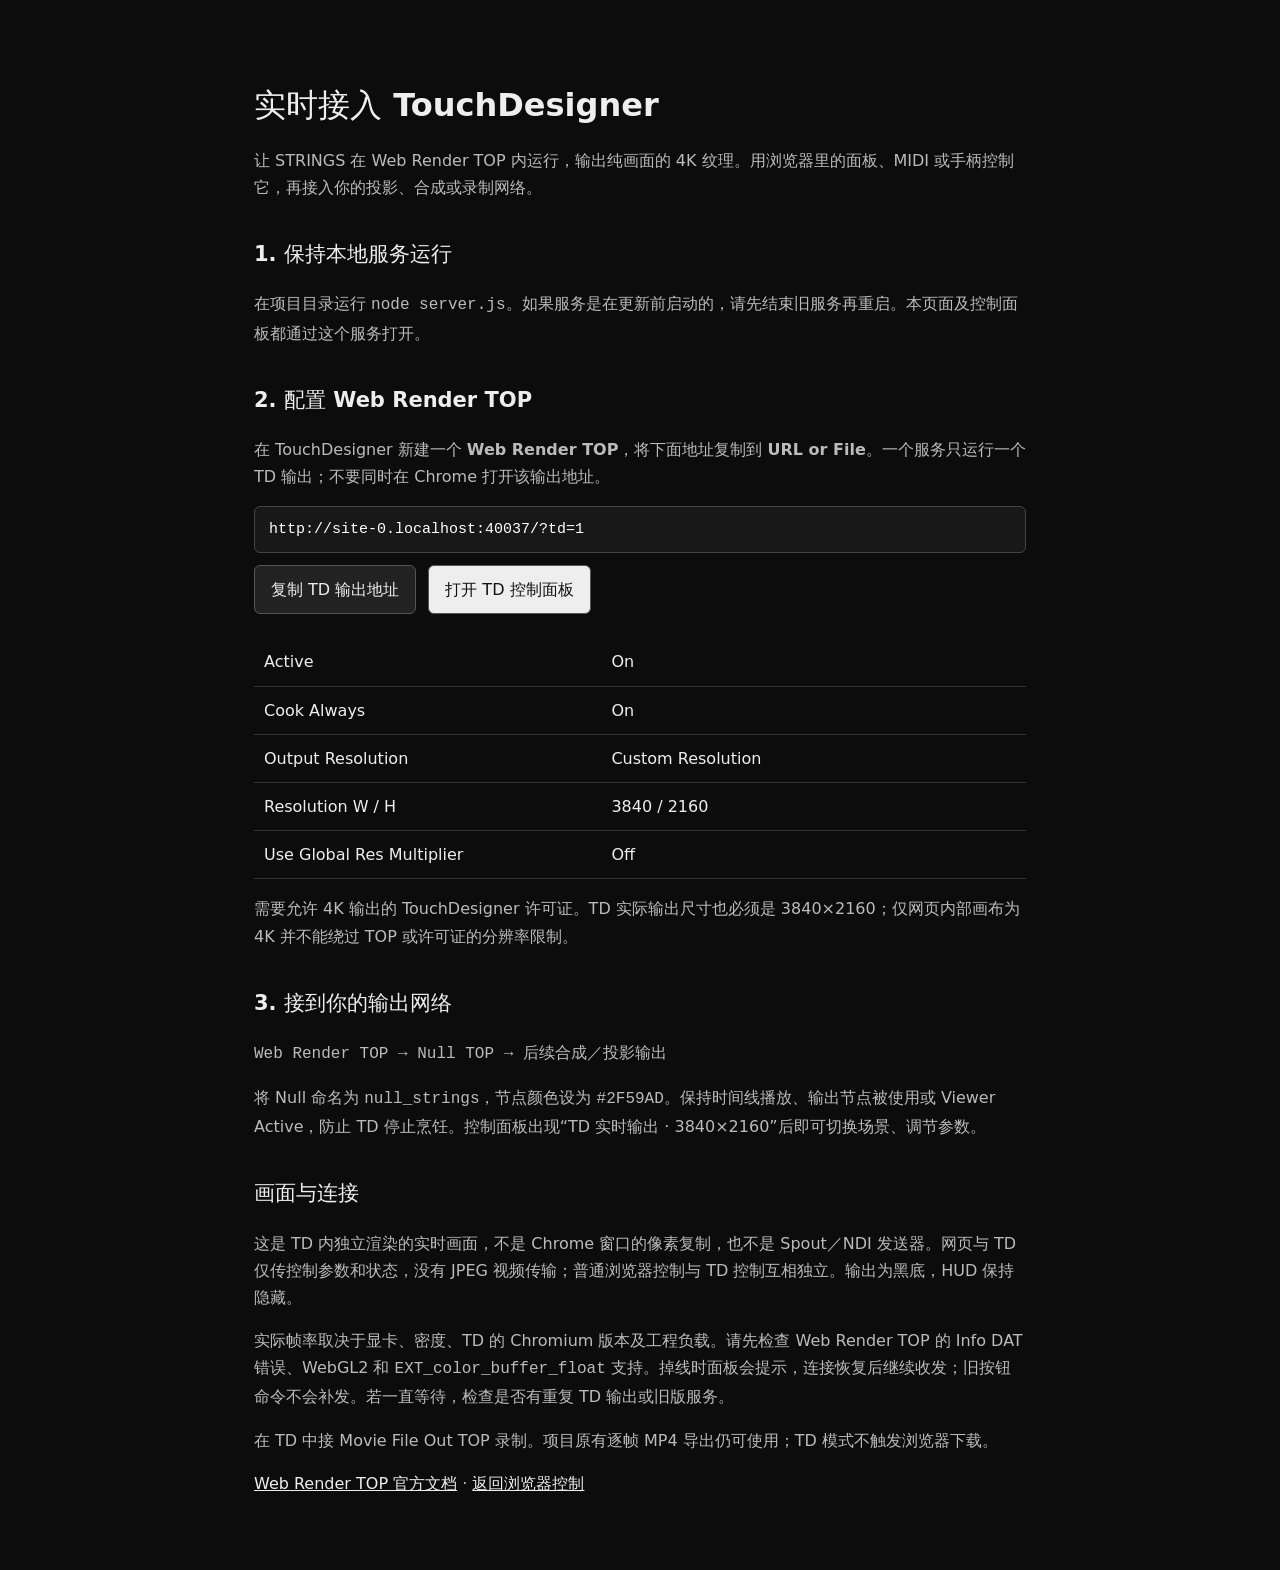
<file: code/strings-web/touchdesigner.html>
<!doctype html>
<html lang="zh">
<head>
<meta charset="utf-8"><meta name="viewport" content="width=device-width,initial-scale=1">
<title>STRINGS · TouchDesigner 实时输出</title>
<style>
:root{color-scheme:dark}*{box-sizing:border-box}body{margin:0;background:#0c0c0c;color:#eee;font:16px/1.7 system-ui,"Microsoft YaHei",sans-serif}
main{max-width:820px;margin:auto;padding:64px 24px}h1{font-size:32px;line-height:1.25;font-weight:550}h2{font-size:21px;margin-top:36px;font-weight:550}
p,li{color:#bbb}a{color:#eee}code,input{font-family:Consolas,monospace}input{width:100%;padding:14px;background:#181818;color:#fff;border:1px solid #444;border-radius:6px;font-size:15px}
.actions{display:flex;gap:12px;flex-wrap:wrap;margin-top:12px}button,.button{font:inherit;padding:10px 16px;border:1px solid #555;border-radius:6px;background:#222;color:#eee;text-decoration:none;cursor:pointer}
.button{background:#eee;color:#111}table{border-collapse:collapse;width:100%}td{padding:10px;border-bottom:1px solid #333}td:first-child{width:45%}#copyStatus{min-height:24px;font-size:13px}
</style></head>
<body><main>
<h1>实时接入 TouchDesigner</h1>
<p>让 STRINGS 在 Web Render TOP 内运行，输出纯画面的 4K 纹理。用浏览器里的面板、MIDI 或手柄控制它，再接入你的投影、合成或录制网络。</p>
<h2>1. 保持本地服务运行</h2>
<p>在项目目录运行 <code>node server.js</code>。如果服务是在更新前启动的，请先结束旧服务再重启。本页面及控制面板都通过这个服务打开。</p>
<h2>2. 配置 Web Render TOP</h2>
<p>在 TouchDesigner 新建一个 <strong>Web Render TOP</strong>，将下面地址复制到 <strong>URL or File</strong>。一个服务只运行一个 TD 输出；不要同时在 Chrome 打开该输出地址。</p>
<input id="url" aria-label="Web Render TOP 地址" readonly>
<div class="actions"><button id="copy">复制 TD 输出地址</button><a class="button" href="control.html?td=1" target="_blank">打开 TD 控制面板</a></div><div id="copyStatus" role="status"></div>
<table><tr><td>Active</td><td>On</td></tr><tr><td>Cook Always</td><td>On</td></tr><tr><td>Output Resolution</td><td>Custom Resolution</td></tr><tr><td>Resolution W / H</td><td>3840 / 2160</td></tr><tr><td>Use Global Res Multiplier</td><td>Off</td></tr></table>
<p>需要允许 4K 输出的 TouchDesigner 许可证。TD 实际输出尺寸也必须是 3840×2160；仅网页内部画布为 4K 并不能绕过 TOP 或许可证的分辨率限制。</p>
<h2>3. 接到你的输出网络</h2>
<p><code>Web Render TOP → Null TOP → 后续合成／投影输出</code></p>
<p>将 Null 命名为 <code>null_strings</code>，节点颜色设为 <code>#2F59AD</code>。保持时间线播放、输出节点被使用或 Viewer Active，防止 TD 停止烹饪。控制面板出现“TD 实时输出 · 3840×2160”后即可切换场景、调节参数。</p>
<h2>画面与连接</h2>
<p>这是 TD 内独立渲染的实时画面，不是 Chrome 窗口的像素复制，也不是 Spout／NDI 发送器。网页与 TD 仅传控制参数和状态，没有 JPEG 视频传输；普通浏览器控制与 TD 控制互相独立。输出为黑底，HUD 保持隐藏。</p>
<p>实际帧率取决于显卡、密度、TD 的 Chromium 版本及工程负载。请先检查 Web Render TOP 的 Info DAT 错误、WebGL2 和 <code>EXT_color_buffer_float</code> 支持。掉线时面板会提示，连接恢复后继续收发；旧按钮命令不会补发。若一直等待，检查是否有重复 TD 输出或旧版服务。</p>
<p>在 TD 中接 Movie File Out TOP 录制。项目原有逐帧 MP4 导出仍可使用；TD 模式不触发浏览器下载。</p>
<p><a href="https://docs.derivative.ca/Web_Render_TOP" target="_blank" rel="noreferrer">Web Render TOP 官方文档</a> · <a href="control.html">返回浏览器控制</a></p>
</main><script>
const url=document.getElementById('url');url.value=new URL('/?td=1',location.href).href;
document.getElementById('copy').onclick=async()=>{
  try{await navigator.clipboard.writeText(url.value);document.getElementById('copyStatus').textContent='已复制，粘贴到 Web Render TOP 的 URL or File。';}
  catch{url.select();document.getElementById('copyStatus').textContent='请按 Ctrl+C 复制选中的地址。';}
};
</script></body></html>
</file>
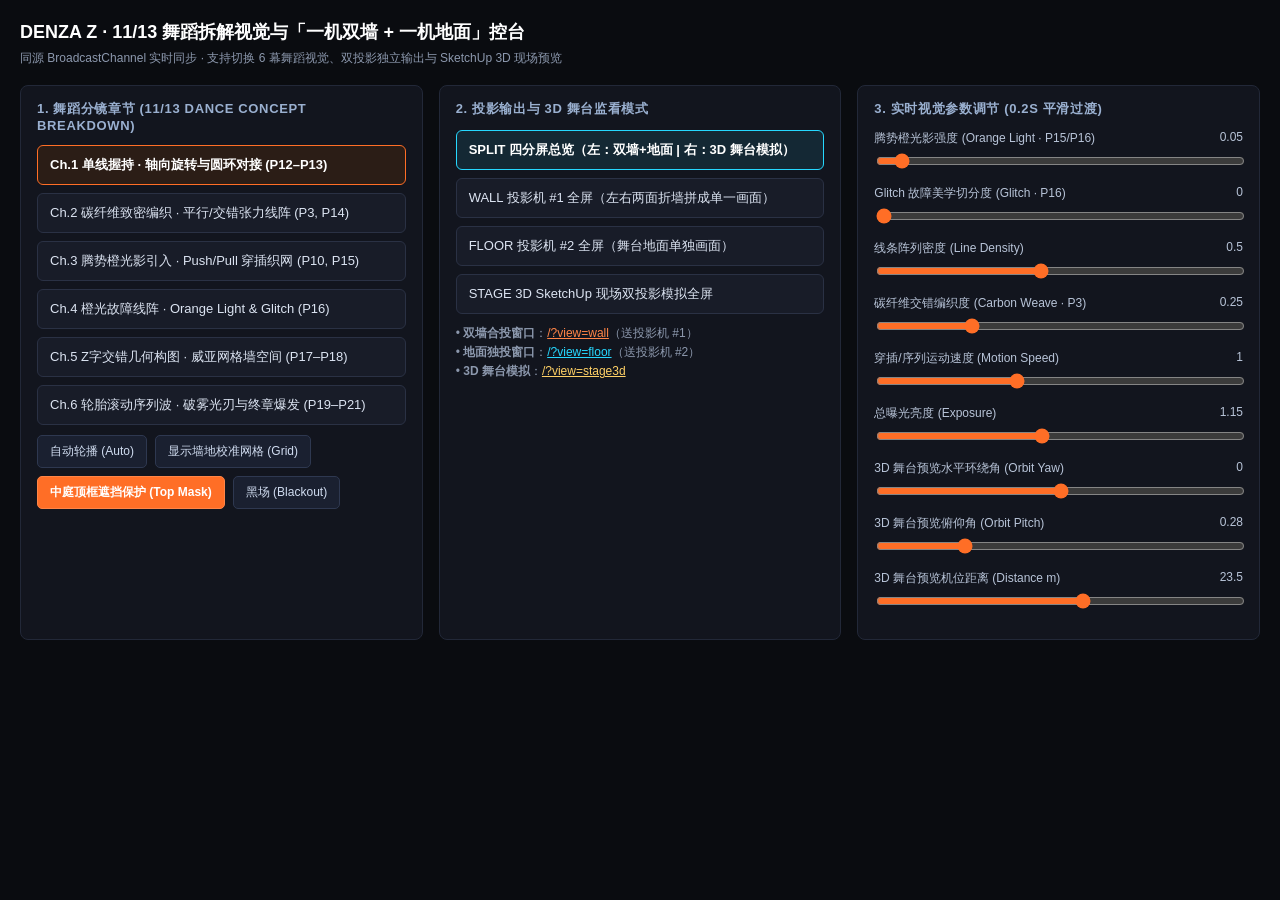
<file: code/strings-z-dance/control.html>
<!doctype html>
<html lang="zh-CN">
<head>
<meta charset="utf-8">
<meta name="viewport" content="width=device-width,initial-scale=1">
<title>DENZA Z · 舞蹈视觉与墙地双投控台 (Control Panel)</title>
<style>
  * { box-sizing: border-box; }
  body {
    margin: 0; padding: 20px; background: #0a0c10; color: #e4eaf4;
    font-family: -apple-system, BlinkMacSystemFont, "Segoe UI", "PingFang SC", "Microsoft YaHei", sans-serif;
  }
  h1 { font-size: 18px; margin: 0 0 6px; color: #fff; }
  .sub { font-size: 12px; color: #8c98ad; margin-bottom: 18px; }
  .grid { display: grid; grid-template-columns: repeat(auto-fit, minmax(320px, 1fr)); gap: 16px; }
  .panel {
    background: #12151e; border: 1px solid #222838; border-radius: 8px; padding: 14px 16px;
  }
  .panel h2 { font-size: 13px; text-transform: uppercase; letter-spacing: 0.05em; color: #9ab0d0; margin: 0 0 12px; }
  .scene-btn, .view-btn {
    display: block; width: 100%; text-align: left; padding: 10px 12px; margin-bottom: 8px;
    background: #181c28; border: 1px solid #2a3144; border-radius: 6px; color: #dce4f2;
    cursor: pointer; font-size: 13px; transition: all 0.2s ease;
  }
  .scene-btn:hover, .view-btn:hover { background: #202636; border-color: #3d4866; }
  .scene-btn.active { background: #2b1d16; border-color: #ff6e26; color: #fff; font-weight: 600; }
  .view-btn.active { background: #142834; border-color: #26d8ff; color: #fff; font-weight: 600; }
  .slider-row { margin-bottom: 12px; }
  .slider-head { display: flex; justify-content: space-between; font-size: 12px; margin-bottom: 4px; color: #b8c4d8; }
  input[type="range"] { width: 100%; accent-color: #ff6e26; }
  .toggle-row { display: flex; gap: 8px; flex-wrap: wrap; margin-top: 10px; }
  .pill {
    padding: 7px 12px; border-radius: 5px; background: #1a2030; border: 1px solid #2e3850;
    color: #d0dcf0; font-size: 12px; cursor: pointer;
  }
  .pill.on { background: #ff6e26; border-color: #ff8547; color: #fff; font-weight: 600; }
</style>
</head>
<body>
  <h1>DENZA Z · 11/13 舞蹈拆解视觉与「一机双墙 + 一机地面」控台</h1>
  <div class="sub">同源 BroadcastChannel 实时同步 · 支持切换 6 幕舞蹈视觉、双投影独立输出与 SketchUp 3D 现场预览</div>

  <div class="grid">
    <div class="panel">
      <h2>1. 舞蹈分镜章节 (11/13 Dance Concept Breakdown)</h2>
      <div id="sceneList"></div>
      <div class="toggle-row">
        <button class="pill" id="btnAuto">自动轮播 (Auto)</button>
        <button class="pill" id="btnGrid">显示墙地校准网格 (Grid)</button>
        <button class="pill on" id="btnMask">中庭顶框遮挡保护 (Top Mask)</button>
        <button class="pill" id="btnBlack">黑场 (Blackout)</button>
      </div>
    </div>

    <div class="panel">
      <h2>2. 投影输出与 3D 舞台监看模式</h2>
      <div id="viewList"></div>
      <div style="font-size:12px; color:#8c98ad; line-height:1.6; margin-top:10px;">
        • <b>双墙合投窗口</b>：<a href="/?view=wall" target="_blank" style="color:#ff8547">/?view=wall</a>（送投影机 #1）<br>
        • <b>地面独投窗口</b>：<a href="/?view=floor" target="_blank" style="color:#26d8ff">/?view=floor</a>（送投影机 #2）<br>
        • <b>3D 舞台模拟</b>：<a href="/?view=stage3d" target="_blank" style="color:#ffd166">/?view=stage3d</a>
      </div>
    </div>

    <div class="panel">
      <h2>3. 实时视觉参数调节 (0.2s 平滑过渡)</h2>
      <div id="sliders"></div>
    </div>
  </div>

<script>
const SCENES = [
  "Ch.1 单线握持 · 轴向旋转与圆环对接 (P12–P13)",
  "Ch.2 碳纤维致密编织 · 平行/交错张力线阵 (P3, P14)",
  "Ch.3 腾势橙光影引入 · Push/Pull 穿插织网 (P10, P15)",
  "Ch.4 橙光故障线阵 · Orange Light & Glitch (P16)",
  "Ch.5 Z字交错几何构图 · 威亚网格墙空间 (P17–P18)",
  "Ch.6 轮胎滚动序列波 · 破雾光刃与终章爆发 (P19–P21)"
];
const VIEWS = [
  { key: "split", label: "SPLIT 四分屏总览（左：双墙+地面 | 右：3D 舞台模拟）" },
  { key: "wall", label: "WALL 投影机 #1 全屏（左右两面折墙拼成单一画面）" },
  { key: "floor", label: "FLOOR 投影机 #2 全屏（舞台地面单独画面）" },
  { key: "stage3d", label: "STAGE 3D SketchUp 现场双投影模拟全屏" }
];
const SLIDERS = [
  { key: "orange", label: "腾势橙光影强度 (Orange Light · P15/P16)", min: 0, max: 1, step: 0.01, val: 0.05 },
  { key: "glitch", label: "Glitch 故障美学切分度 (Glitch · P16)", min: 0, max: 1, step: 0.01, val: 0.0 },
  { key: "density", label: "线条阵列密度 (Line Density)", min: 0.1, max: 1, step: 0.01, val: 0.5 },
  { key: "weave", label: "碳纤维交错编织度 (Carbon Weave · P3)", min: 0, max: 1, step: 0.01, val: 0.25 },
  { key: "speed", label: "穿插/序列运动速度 (Motion Speed)", min: 0.1, max: 2.5, step: 0.05, val: 1.0 },
  { key: "exposure", label: "总曝光亮度 (Exposure)", min: 0.3, max: 2.2, step: 0.05, val: 1.15 },
  { key: "orbitYaw", label: "3D 舞台预览水平环绕角 (Orbit Yaw)", min: -1.1, max: 1.1, step: 0.02, val: 0.0 },
  { key: "orbitPitch", label: "3D 舞台预览俯仰角 (Orbit Pitch)", min: 0.05, max: 1.1, step: 0.02, val: 0.28 },
  { key: "orbitDist", label: "3D 舞台预览机位距离 (Distance m)", min: 10, max: 34, step: 0.5, val: 23.5 }
];

const bc = new BroadcastChannel("strings_z_dance");
let curScene = 0, curView = "split", calGrid = 0, occMask = 1, blackout = 0, autoCycle = false;

const sceneList = document.getElementById("sceneList");
SCENES.forEach((name, i) => {
  const b = document.createElement("button");
  b.className = "scene-btn" + (i === 0 ? " active" : "");
  b.textContent = name;
  b.onclick = () => bc.postMessage({ scene: i });
  sceneList.appendChild(b);
});

const viewList = document.getElementById("viewList");
VIEWS.forEach((v) => {
  const b = document.createElement("button");
  b.className = "view-btn" + (v.key === curView ? " active" : "");
  b.dataset.view = v.key;
  b.textContent = v.label;
  b.onclick = () => bc.postMessage({ view: v.key });
  viewList.appendChild(b);
});

const slidersDiv = document.getElementById("sliders");
SLIDERS.forEach((s) => {
  const row = document.createElement("div");
  row.className = "slider-row";
  row.innerHTML = `<div class="slider-head"><span>${s.label}</span><span id="val_${s.key}">${s.val}</span></div>
                   <input type="range" id="rng_${s.key}" min="${s.min}" max="${s.max}" step="${s.step}" value="${s.val}">`;
  slidersDiv.appendChild(row);
  const inp = row.querySelector("input");
  inp.oninput = () => {
    document.getElementById(`val_${s.key}`).textContent = inp.value;
    bc.postMessage({ [s.key]: parseFloat(inp.value) });
  };
});

document.getElementById("btnAuto").onclick = () => { autoCycle = !autoCycle; bc.postMessage({ autoCycle }); syncButtons(); };
document.getElementById("btnGrid").onclick = () => { calGrid = calGrid > 0.5 ? 0 : 1; bc.postMessage({ calGrid }); syncButtons(); };
document.getElementById("btnMask").onclick = () => { occMask = occMask > 0.5 ? 0 : 1; bc.postMessage({ occluderMask: occMask }); syncButtons(); };
document.getElementById("btnBlack").onclick = () => { blackout = blackout > 0.5 ? 0 : 1; bc.postMessage({ blackout }); syncButtons(); };

function syncButtons() {
  document.getElementById("btnAuto").classList.toggle("on", autoCycle);
  document.getElementById("btnGrid").classList.toggle("on", calGrid > 0.5);
  document.getElementById("btnMask").classList.toggle("on", occMask > 0.5);
  document.getElementById("btnBlack").classList.toggle("on", blackout > 0.5);
  [...sceneList.children].forEach((b, i) => b.classList.toggle("active", i === curScene));
  [...viewList.children].forEach((b) => b.classList.toggle("active", b.dataset.view === curView));
}

bc.onmessage = (ev) => {
  const d = ev.data || {};
  if (d.type === "state") {
    curScene = d.scene; curView = d.view;
    calGrid = d.calGrid; occMask = d.occluderMask; blackout = d.blackout; autoCycle = d.autoCycle;
    SLIDERS.forEach((s) => {
      if (typeof d[s.key] === "number") {
        const inp = document.getElementById(`rng_${s.key}`);
        if (inp) inp.value = d[s.key];
        const vl = document.getElementById(`val_${s.key}`);
        if (vl) vl.textContent = Number(d[s.key]).toFixed(2);
      }
    });
    syncButtons();
  }
};
bc.postMessage({ cmd: "ping" });
</script>
</body>
</html>
</file>
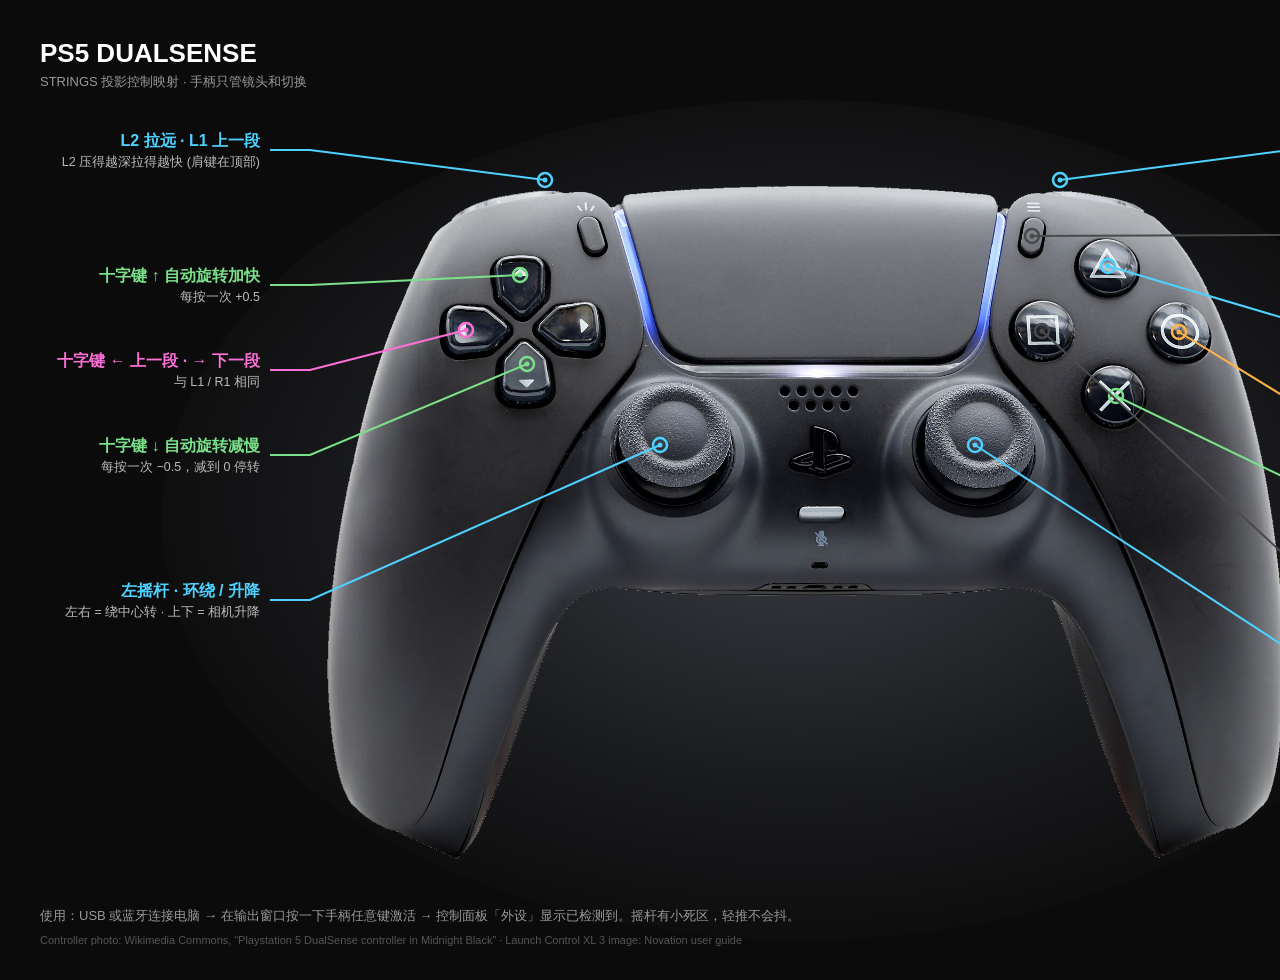
<file: code/strings-space/docs/dualsense_map.html>
<!doctype html><html><head><meta charset="utf-8"><style>html,body{margin:0;background:#0b0b0b}svg{display:block}text{font-family:"Microsoft YaHei","PingFang SC",sans-serif}</style></head><body><svg xmlns="http://www.w3.org/2000/svg" width="1600" height="980" viewBox="0 0 1600 980"><defs><radialGradient id="spot" cx="50%" cy="48%" r="55%"><stop offset="0" stop-color="#3a3d44"/><stop offset=".6" stop-color="#1a1b1e"/><stop offset="1" stop-color="#0b0b0b"/></radialGradient></defs><rect width="1600" height="980" fill="#0b0b0b"/><ellipse cx="802" cy="520" rx="640" ry="420" fill="url(#spot)"/><image id="ds" x="290" y="150" width="1024" height="741"/><text x="40" y="62" font-size="26" fill="#fff" font-weight="800">PS5 DUALSENSE</text><text x="40" y="86" font-size="13" fill="#999">STRINGS 投影控制映射 · 手柄只管镜头和切换</text><polyline points="270,150 310,150 545,180" fill="none" stroke="#4fd1ff" stroke-width="2"/><circle cx="545" cy="180" r="7" fill="none" stroke="#4fd1ff" stroke-width="2.5"/><circle cx="545" cy="180" r="2.5" fill="#4fd1ff"/><text x="260" y="146" text-anchor="end" font-size="16" font-weight="700" fill="#4fd1ff">L2 拉远 · L1 上一段</text><text x="260" y="166" text-anchor="end" font-size="12.5" fill="#bbb">L2 压得越深拉得越快 (肩键在顶部)</text><polyline points="270,285 310,285 520,275" fill="none" stroke="#7be08a" stroke-width="2"/><circle cx="520" cy="275" r="7" fill="none" stroke="#7be08a" stroke-width="2.5"/><circle cx="520" cy="275" r="2.5" fill="#7be08a"/><text x="260" y="281" text-anchor="end" font-size="16" font-weight="700" fill="#7be08a">十字键 ↑ 自动旋转加快</text><text x="260" y="301" text-anchor="end" font-size="12.5" fill="#bbb">每按一次 +0.5</text><polyline points="270,370 310,370 466,330" fill="none" stroke="#ff6fd8" stroke-width="2"/><circle cx="466" cy="330" r="7" fill="none" stroke="#ff6fd8" stroke-width="2.5"/><circle cx="466" cy="330" r="2.5" fill="#ff6fd8"/><text x="260" y="366" text-anchor="end" font-size="16" font-weight="700" fill="#ff6fd8">十字键 ← 上一段 · → 下一段</text><text x="260" y="386" text-anchor="end" font-size="12.5" fill="#bbb">与 L1 / R1 相同</text><polyline points="270,455 310,455 527,364" fill="none" stroke="#7be08a" stroke-width="2"/><circle cx="527" cy="364" r="7" fill="none" stroke="#7be08a" stroke-width="2.5"/><circle cx="527" cy="364" r="2.5" fill="#7be08a"/><text x="260" y="451" text-anchor="end" font-size="16" font-weight="700" fill="#7be08a">十字键 ↓ 自动旋转减慢</text><text x="260" y="471" text-anchor="end" font-size="12.5" fill="#bbb">每按一次 −0.5，减到 0 停转</text><polyline points="270,600 310,600 660,445" fill="none" stroke="#4fd1ff" stroke-width="2"/><circle cx="660" cy="445" r="7" fill="none" stroke="#4fd1ff" stroke-width="2.5"/><circle cx="660" cy="445" r="2.5" fill="#4fd1ff"/><text x="260" y="596" text-anchor="end" font-size="16" font-weight="700" fill="#4fd1ff">左摇杆 · 环绕 / 升降</text><text x="260" y="616" text-anchor="end" font-size="12.5" fill="#bbb">左右 = 绕中心转 · 上下 = 相机升降</text><polyline points="1330,150 1290,150 1060,180" fill="none" stroke="#4fd1ff" stroke-width="2"/><circle cx="1060" cy="180" r="7" fill="none" stroke="#4fd1ff" stroke-width="2.5"/><circle cx="1060" cy="180" r="2.5" fill="#4fd1ff"/><text x="1340" y="146" text-anchor="start" font-size="16" font-weight="700" fill="#4fd1ff">R2 推近 · R1 下一段</text><text x="1340" y="166" text-anchor="start" font-size="12.5" fill="#bbb">R2 压得越深推得越快</text><polyline points="1330,235 1290,235 1032,236" fill="none" stroke="#4a4a4a" stroke-width="2"/><circle cx="1032" cy="236" r="7" fill="none" stroke="#4a4a4a" stroke-width="2.5"/><circle cx="1032" cy="236" r="2.5" fill="#4a4a4a"/><text x="1340" y="231" text-anchor="start" font-size="16" font-weight="700" fill="#4a4a4a">Options · 显示 / 隐藏 HUD</text><text x="1340" y="251" text-anchor="start" font-size="12.5" fill="#bbb">左下角状态文字，演出时保持隐藏</text><polyline points="1330,320 1290,320 1108,266" fill="none" stroke="#4fd1ff" stroke-width="2"/><circle cx="1108" cy="266" r="7" fill="none" stroke="#4fd1ff" stroke-width="2.5"/><circle cx="1108" cy="266" r="2.5" fill="#4fd1ff"/><text x="1340" y="316" text-anchor="start" font-size="16" font-weight="700" fill="#4fd1ff">△ 镜头复位</text><text x="1340" y="336" text-anchor="start" font-size="12.5" fill="#bbb">距离 / 高度 / 角度 / 视角回默认</text><polyline points="1330,400 1290,400 1179,332" fill="none" stroke="#ffb347" stroke-width="2"/><circle cx="1179" cy="332" r="7" fill="none" stroke="#ffb347" stroke-width="2.5"/><circle cx="1179" cy="332" r="2.5" fill="#ffb347"/><text x="1340" y="396" text-anchor="start" font-size="16" font-weight="700" fill="#ffb347">○ 黑场</text><text x="1340" y="416" text-anchor="start" font-size="12.5" fill="#bbb">淡出到黑，再按淡回</text><polyline points="1330,480 1290,480 1116,396" fill="none" stroke="#7be08a" stroke-width="2"/><circle cx="1116" cy="396" r="7" fill="none" stroke="#7be08a" stroke-width="2.5"/><circle cx="1116" cy="396" r="2.5" fill="#7be08a"/><text x="1340" y="476" text-anchor="start" font-size="16" font-weight="700" fill="#7be08a">× 自动轮播</text><text x="1340" y="496" text-anchor="start" font-size="12.5" fill="#bbb">开 / 关</text><polyline points="1330,560 1290,560 1042,331" fill="none" stroke="#4a4a4a" stroke-width="2"/><circle cx="1042" cy="331" r="7" fill="none" stroke="#4a4a4a" stroke-width="2.5"/><circle cx="1042" cy="331" r="2.5" fill="#4a4a4a"/><text x="1340" y="556" text-anchor="start" font-size="16" font-weight="700" fill="#4a4a4a">□ 未分配</text><text x="1340" y="576" text-anchor="start" font-size="12.5" fill="#bbb"></text><polyline points="1330,650 1290,650 975,445" fill="none" stroke="#4fd1ff" stroke-width="2"/><circle cx="975" cy="445" r="7" fill="none" stroke="#4fd1ff" stroke-width="2.5"/><circle cx="975" cy="445" r="2.5" fill="#4fd1ff"/><text x="1340" y="646" text-anchor="start" font-size="16" font-weight="700" fill="#4fd1ff">右摇杆 · 视角 / 视点</text><text x="1340" y="666" text-anchor="start" font-size="12.5" fill="#bbb">左右 = 视角 FOV 宽窄 · 上下 = 看向的高度</text><text x="40" y="920" font-size="13" fill="#999">使用：USB 或蓝牙连接电脑 → 在输出窗口按一下手柄任意键激活 → 控制面板「外设」显示已检测到。摇杆有小死区，轻推不会抖。</text><text x="40" y="944" font-size="11" fill="#555">Controller photo: Wikimedia Commons, “Playstation 5 DualSense controller in Midnight Black” · Launch Control XL 3 image: Novation user guide</text></svg><script>
const im=new Image(); im.onload=()=>{ const c=document.createElement('canvas'); c.width=im.width; c.height=im.height; const g=c.getContext('2d'); g.drawImage(im,0,0);
  const D=g.getImageData(0,0,c.width,c.height), p=D.data, W=c.width, H=c.height, seen=new Uint8Array(W*H), st=[];
  const bg=i=>p[i*4]>226&&p[i*4+1]>226&&p[i*4+2]>226;
  for(let x=0;x<W;x++){ st.push(x, (H-1)*W+x); } for(let y=0;y<H;y++){ st.push(y*W, y*W+W-1); }
  while(st.length){ const i=st.pop(); if(seen[i]||!bg(i)) continue; seen[i]=1; p[i*4+3]=0; const x=i%W;
    if(x>0)st.push(i-1); if(x<W-1)st.push(i+1); if(i>=W)st.push(i-W); if(i<W*(H-1))st.push(i+W); }
  for(let i=0;i<W*H;i++) if(!seen[i]){ const x=i%W; let n=0; if(x>0&&seen[i-1])n++; if(x<W-1&&seen[i+1])n++; if(i>=W&&seen[i-W])n++; if(i<W*(H-1)&&seen[i+W])n++; if(n) p[i*4+3]=Math.min(p[i*4+3],140); }
  g.putImageData(D,0,0); document.getElementById('ds').setAttribute('href',c.toDataURL()); document.title='ready'; };
im.src='ds_black.jpg';
</script></body></html>
</file>
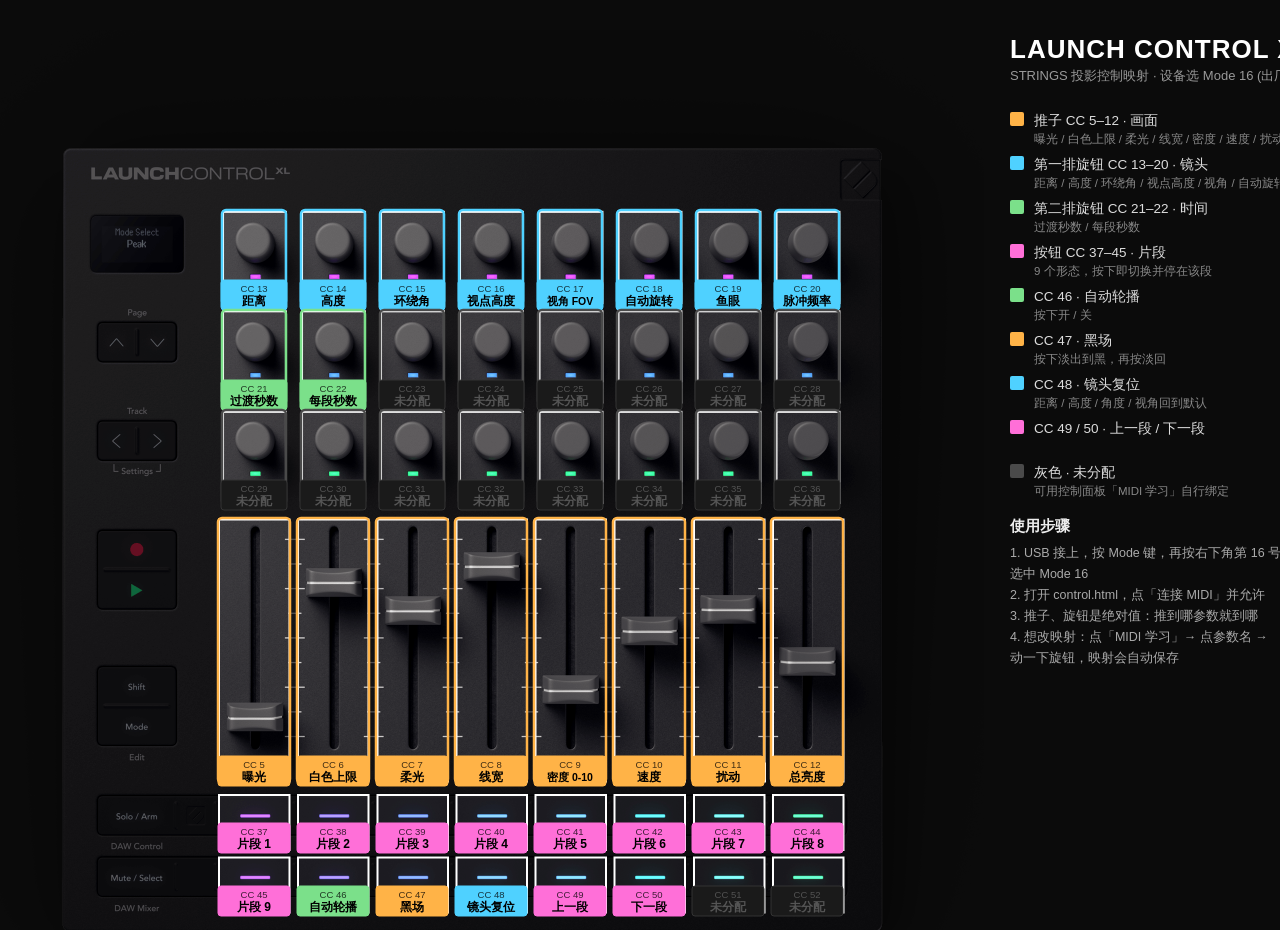
<file: code/strings-space/docs/lcxl3_map.html>
<!doctype html><html><head><meta charset="utf-8"><style>html,body{margin:0;background:#0b0b0b}svg{display:block}text{font-family:"Microsoft YaHei","PingFang SC",sans-serif}</style></head><body><svg xmlns="http://www.w3.org/2000/svg" width="1500" height="930" viewBox="0 0 1500 930"><rect width="1500" height="1000" fill="#0b0b0b"/><image href="lcxl_mode16.png" x="-40" y="30" width="1024" height="1024"/><rect x="222" y="210" width="64" height="95" rx="4" fill="none" stroke="#4fd1ff" stroke-width="2.5"/><rect x="221" y="280" width="66" height="30" rx="3" fill="#4fd1ff" stroke="#4fd1ff"/><text x="254" y="292" text-anchor="middle" font-size="9.5" fill="#000" opacity=".75">CC 13</text><text x="254" y="305" text-anchor="middle" font-size="12" font-weight="700" fill="#000">距离</text><rect x="222" y="310" width="64" height="95" rx="4" fill="none" stroke="#7be08a" stroke-width="2.5"/><rect x="221" y="380" width="66" height="30" rx="3" fill="#7be08a" stroke="#7be08a"/><text x="254" y="392" text-anchor="middle" font-size="9.5" fill="#000" opacity=".75">CC 21</text><text x="254" y="405" text-anchor="middle" font-size="12" font-weight="700" fill="#000">过渡秒数</text><rect x="222" y="410" width="64" height="95" rx="4" fill="none" stroke="#4a4a4a" stroke-width="2.5"/><rect x="221" y="480" width="66" height="30" rx="3" fill="#1a1a1a" stroke="#333"/><text x="254" y="492" text-anchor="middle" font-size="9.5" fill="#666" opacity=".75">CC 29</text><text x="254" y="505" text-anchor="middle" font-size="12" font-weight="700" fill="#555">未分配</text><rect x="218" y="518" width="72" height="265" rx="4" fill="none" stroke="#ffb347" stroke-width="2.5"/><rect x="218" y="756" width="72" height="30" rx="3" fill="#ffb347" stroke="#ffb347"/><text x="254" y="768" text-anchor="middle" font-size="9.5" fill="#000" opacity=".75">CC 5</text><text x="254" y="781" text-anchor="middle" font-size="12" font-weight="700" fill="#000">曝光</text><rect x="218" y="823" width="72" height="30" rx="3" fill="#ff6fd8" stroke="#ff6fd8"/><text x="254" y="835" text-anchor="middle" font-size="9.5" fill="#000" opacity=".75">CC 37</text><text x="254" y="848" text-anchor="middle" font-size="12" font-weight="700" fill="#000">片段 1</text><rect x="218" y="886" width="72" height="30" rx="3" fill="#ff6fd8" stroke="#ff6fd8"/><text x="254" y="898" text-anchor="middle" font-size="9.5" fill="#000" opacity=".75">CC 45</text><text x="254" y="911" text-anchor="middle" font-size="12" font-weight="700" fill="#000">片段 9</text><rect x="301" y="210" width="64" height="95" rx="4" fill="none" stroke="#4fd1ff" stroke-width="2.5"/><rect x="300" y="280" width="66" height="30" rx="3" fill="#4fd1ff" stroke="#4fd1ff"/><text x="333" y="292" text-anchor="middle" font-size="9.5" fill="#000" opacity=".75">CC 14</text><text x="333" y="305" text-anchor="middle" font-size="12" font-weight="700" fill="#000">高度</text><rect x="301" y="310" width="64" height="95" rx="4" fill="none" stroke="#7be08a" stroke-width="2.5"/><rect x="300" y="380" width="66" height="30" rx="3" fill="#7be08a" stroke="#7be08a"/><text x="333" y="392" text-anchor="middle" font-size="9.5" fill="#000" opacity=".75">CC 22</text><text x="333" y="405" text-anchor="middle" font-size="12" font-weight="700" fill="#000">每段秒数</text><rect x="301" y="410" width="64" height="95" rx="4" fill="none" stroke="#4a4a4a" stroke-width="2.5"/><rect x="300" y="480" width="66" height="30" rx="3" fill="#1a1a1a" stroke="#333"/><text x="333" y="492" text-anchor="middle" font-size="9.5" fill="#666" opacity=".75">CC 30</text><text x="333" y="505" text-anchor="middle" font-size="12" font-weight="700" fill="#555">未分配</text><rect x="297" y="518" width="72" height="265" rx="4" fill="none" stroke="#ffb347" stroke-width="2.5"/><rect x="297" y="756" width="72" height="30" rx="3" fill="#ffb347" stroke="#ffb347"/><text x="333" y="768" text-anchor="middle" font-size="9.5" fill="#000" opacity=".75">CC 6</text><text x="333" y="781" text-anchor="middle" font-size="12" font-weight="700" fill="#000">白色上限</text><rect x="297" y="823" width="72" height="30" rx="3" fill="#ff6fd8" stroke="#ff6fd8"/><text x="333" y="835" text-anchor="middle" font-size="9.5" fill="#000" opacity=".75">CC 38</text><text x="333" y="848" text-anchor="middle" font-size="12" font-weight="700" fill="#000">片段 2</text><rect x="297" y="886" width="72" height="30" rx="3" fill="#7be08a" stroke="#7be08a"/><text x="333" y="898" text-anchor="middle" font-size="9.5" fill="#000" opacity=".75">CC 46</text><text x="333" y="911" text-anchor="middle" font-size="12" font-weight="700" fill="#000">自动轮播</text><rect x="380" y="210" width="64" height="95" rx="4" fill="none" stroke="#4fd1ff" stroke-width="2.5"/><rect x="379" y="280" width="66" height="30" rx="3" fill="#4fd1ff" stroke="#4fd1ff"/><text x="412" y="292" text-anchor="middle" font-size="9.5" fill="#000" opacity=".75">CC 15</text><text x="412" y="305" text-anchor="middle" font-size="12" font-weight="700" fill="#000">环绕角</text><rect x="380" y="310" width="64" height="95" rx="4" fill="none" stroke="#4a4a4a" stroke-width="2.5"/><rect x="379" y="380" width="66" height="30" rx="3" fill="#1a1a1a" stroke="#333"/><text x="412" y="392" text-anchor="middle" font-size="9.5" fill="#666" opacity=".75">CC 23</text><text x="412" y="405" text-anchor="middle" font-size="12" font-weight="700" fill="#555">未分配</text><rect x="380" y="410" width="64" height="95" rx="4" fill="none" stroke="#4a4a4a" stroke-width="2.5"/><rect x="379" y="480" width="66" height="30" rx="3" fill="#1a1a1a" stroke="#333"/><text x="412" y="492" text-anchor="middle" font-size="9.5" fill="#666" opacity=".75">CC 31</text><text x="412" y="505" text-anchor="middle" font-size="12" font-weight="700" fill="#555">未分配</text><rect x="376" y="518" width="72" height="265" rx="4" fill="none" stroke="#ffb347" stroke-width="2.5"/><rect x="376" y="756" width="72" height="30" rx="3" fill="#ffb347" stroke="#ffb347"/><text x="412" y="768" text-anchor="middle" font-size="9.5" fill="#000" opacity=".75">CC 7</text><text x="412" y="781" text-anchor="middle" font-size="12" font-weight="700" fill="#000">柔光</text><rect x="376" y="823" width="72" height="30" rx="3" fill="#ff6fd8" stroke="#ff6fd8"/><text x="412" y="835" text-anchor="middle" font-size="9.5" fill="#000" opacity=".75">CC 39</text><text x="412" y="848" text-anchor="middle" font-size="12" font-weight="700" fill="#000">片段 3</text><rect x="376" y="886" width="72" height="30" rx="3" fill="#ffb347" stroke="#ffb347"/><text x="412" y="898" text-anchor="middle" font-size="9.5" fill="#000" opacity=".75">CC 47</text><text x="412" y="911" text-anchor="middle" font-size="12" font-weight="700" fill="#000">黑场</text><rect x="459" y="210" width="64" height="95" rx="4" fill="none" stroke="#4fd1ff" stroke-width="2.5"/><rect x="458" y="280" width="66" height="30" rx="3" fill="#4fd1ff" stroke="#4fd1ff"/><text x="491" y="292" text-anchor="middle" font-size="9.5" fill="#000" opacity=".75">CC 16</text><text x="491" y="305" text-anchor="middle" font-size="12" font-weight="700" fill="#000">视点高度</text><rect x="459" y="310" width="64" height="95" rx="4" fill="none" stroke="#4a4a4a" stroke-width="2.5"/><rect x="458" y="380" width="66" height="30" rx="3" fill="#1a1a1a" stroke="#333"/><text x="491" y="392" text-anchor="middle" font-size="9.5" fill="#666" opacity=".75">CC 24</text><text x="491" y="405" text-anchor="middle" font-size="12" font-weight="700" fill="#555">未分配</text><rect x="459" y="410" width="64" height="95" rx="4" fill="none" stroke="#4a4a4a" stroke-width="2.5"/><rect x="458" y="480" width="66" height="30" rx="3" fill="#1a1a1a" stroke="#333"/><text x="491" y="492" text-anchor="middle" font-size="9.5" fill="#666" opacity=".75">CC 32</text><text x="491" y="505" text-anchor="middle" font-size="12" font-weight="700" fill="#555">未分配</text><rect x="455" y="518" width="72" height="265" rx="4" fill="none" stroke="#ffb347" stroke-width="2.5"/><rect x="455" y="756" width="72" height="30" rx="3" fill="#ffb347" stroke="#ffb347"/><text x="491" y="768" text-anchor="middle" font-size="9.5" fill="#000" opacity=".75">CC 8</text><text x="491" y="781" text-anchor="middle" font-size="12" font-weight="700" fill="#000">线宽</text><rect x="455" y="823" width="72" height="30" rx="3" fill="#ff6fd8" stroke="#ff6fd8"/><text x="491" y="835" text-anchor="middle" font-size="9.5" fill="#000" opacity=".75">CC 40</text><text x="491" y="848" text-anchor="middle" font-size="12" font-weight="700" fill="#000">片段 4</text><rect x="455" y="886" width="72" height="30" rx="3" fill="#4fd1ff" stroke="#4fd1ff"/><text x="491" y="898" text-anchor="middle" font-size="9.5" fill="#000" opacity=".75">CC 48</text><text x="491" y="911" text-anchor="middle" font-size="12" font-weight="700" fill="#000">镜头复位</text><rect x="538" y="210" width="64" height="95" rx="4" fill="none" stroke="#4fd1ff" stroke-width="2.5"/><rect x="537" y="280" width="66" height="30" rx="3" fill="#4fd1ff" stroke="#4fd1ff"/><text x="570" y="292" text-anchor="middle" font-size="9.5" fill="#000" opacity=".75">CC 17</text><text x="570" y="305" text-anchor="middle" font-size="10.5" font-weight="700" fill="#000">视角 FOV</text><rect x="538" y="310" width="64" height="95" rx="4" fill="none" stroke="#4a4a4a" stroke-width="2.5"/><rect x="537" y="380" width="66" height="30" rx="3" fill="#1a1a1a" stroke="#333"/><text x="570" y="392" text-anchor="middle" font-size="9.5" fill="#666" opacity=".75">CC 25</text><text x="570" y="405" text-anchor="middle" font-size="12" font-weight="700" fill="#555">未分配</text><rect x="538" y="410" width="64" height="95" rx="4" fill="none" stroke="#4a4a4a" stroke-width="2.5"/><rect x="537" y="480" width="66" height="30" rx="3" fill="#1a1a1a" stroke="#333"/><text x="570" y="492" text-anchor="middle" font-size="9.5" fill="#666" opacity=".75">CC 33</text><text x="570" y="505" text-anchor="middle" font-size="12" font-weight="700" fill="#555">未分配</text><rect x="534" y="518" width="72" height="265" rx="4" fill="none" stroke="#ffb347" stroke-width="2.5"/><rect x="534" y="756" width="72" height="30" rx="3" fill="#ffb347" stroke="#ffb347"/><text x="570" y="768" text-anchor="middle" font-size="9.5" fill="#000" opacity=".75">CC 9</text><text x="570" y="781" text-anchor="middle" font-size="10.5" font-weight="700" fill="#000">密度 0-10</text><rect x="534" y="823" width="72" height="30" rx="3" fill="#ff6fd8" stroke="#ff6fd8"/><text x="570" y="835" text-anchor="middle" font-size="9.5" fill="#000" opacity=".75">CC 41</text><text x="570" y="848" text-anchor="middle" font-size="12" font-weight="700" fill="#000">片段 5</text><rect x="534" y="886" width="72" height="30" rx="3" fill="#ff6fd8" stroke="#ff6fd8"/><text x="570" y="898" text-anchor="middle" font-size="9.5" fill="#000" opacity=".75">CC 49</text><text x="570" y="911" text-anchor="middle" font-size="12" font-weight="700" fill="#000">上一段</text><rect x="617" y="210" width="64" height="95" rx="4" fill="none" stroke="#4fd1ff" stroke-width="2.5"/><rect x="616" y="280" width="66" height="30" rx="3" fill="#4fd1ff" stroke="#4fd1ff"/><text x="649" y="292" text-anchor="middle" font-size="9.5" fill="#000" opacity=".75">CC 18</text><text x="649" y="305" text-anchor="middle" font-size="12" font-weight="700" fill="#000">自动旋转</text><rect x="617" y="310" width="64" height="95" rx="4" fill="none" stroke="#4a4a4a" stroke-width="2.5"/><rect x="616" y="380" width="66" height="30" rx="3" fill="#1a1a1a" stroke="#333"/><text x="649" y="392" text-anchor="middle" font-size="9.5" fill="#666" opacity=".75">CC 26</text><text x="649" y="405" text-anchor="middle" font-size="12" font-weight="700" fill="#555">未分配</text><rect x="617" y="410" width="64" height="95" rx="4" fill="none" stroke="#4a4a4a" stroke-width="2.5"/><rect x="616" y="480" width="66" height="30" rx="3" fill="#1a1a1a" stroke="#333"/><text x="649" y="492" text-anchor="middle" font-size="9.5" fill="#666" opacity=".75">CC 34</text><text x="649" y="505" text-anchor="middle" font-size="12" font-weight="700" fill="#555">未分配</text><rect x="613" y="518" width="72" height="265" rx="4" fill="none" stroke="#ffb347" stroke-width="2.5"/><rect x="613" y="756" width="72" height="30" rx="3" fill="#ffb347" stroke="#ffb347"/><text x="649" y="768" text-anchor="middle" font-size="9.5" fill="#000" opacity=".75">CC 10</text><text x="649" y="781" text-anchor="middle" font-size="12" font-weight="700" fill="#000">速度</text><rect x="613" y="823" width="72" height="30" rx="3" fill="#ff6fd8" stroke="#ff6fd8"/><text x="649" y="835" text-anchor="middle" font-size="9.5" fill="#000" opacity=".75">CC 42</text><text x="649" y="848" text-anchor="middle" font-size="12" font-weight="700" fill="#000">片段 6</text><rect x="613" y="886" width="72" height="30" rx="3" fill="#ff6fd8" stroke="#ff6fd8"/><text x="649" y="898" text-anchor="middle" font-size="9.5" fill="#000" opacity=".75">CC 50</text><text x="649" y="911" text-anchor="middle" font-size="12" font-weight="700" fill="#000">下一段</text><rect x="696" y="210" width="64" height="95" rx="4" fill="none" stroke="#4fd1ff" stroke-width="2.5"/><rect x="695" y="280" width="66" height="30" rx="3" fill="#4fd1ff" stroke="#4fd1ff"/><text x="728" y="292" text-anchor="middle" font-size="9.5" fill="#000" opacity=".75">CC 19</text><text x="728" y="305" text-anchor="middle" font-size="12" font-weight="700" fill="#000">鱼眼</text><rect x="696" y="310" width="64" height="95" rx="4" fill="none" stroke="#4a4a4a" stroke-width="2.5"/><rect x="695" y="380" width="66" height="30" rx="3" fill="#1a1a1a" stroke="#333"/><text x="728" y="392" text-anchor="middle" font-size="9.5" fill="#666" opacity=".75">CC 27</text><text x="728" y="405" text-anchor="middle" font-size="12" font-weight="700" fill="#555">未分配</text><rect x="696" y="410" width="64" height="95" rx="4" fill="none" stroke="#4a4a4a" stroke-width="2.5"/><rect x="695" y="480" width="66" height="30" rx="3" fill="#1a1a1a" stroke="#333"/><text x="728" y="492" text-anchor="middle" font-size="9.5" fill="#666" opacity=".75">CC 35</text><text x="728" y="505" text-anchor="middle" font-size="12" font-weight="700" fill="#555">未分配</text><rect x="692" y="518" width="72" height="265" rx="4" fill="none" stroke="#ffb347" stroke-width="2.5"/><rect x="692" y="756" width="72" height="30" rx="3" fill="#ffb347" stroke="#ffb347"/><text x="728" y="768" text-anchor="middle" font-size="9.5" fill="#000" opacity=".75">CC 11</text><text x="728" y="781" text-anchor="middle" font-size="12" font-weight="700" fill="#000">扰动</text><rect x="692" y="823" width="72" height="30" rx="3" fill="#ff6fd8" stroke="#ff6fd8"/><text x="728" y="835" text-anchor="middle" font-size="9.5" fill="#000" opacity=".75">CC 43</text><text x="728" y="848" text-anchor="middle" font-size="12" font-weight="700" fill="#000">片段 7</text><rect x="692" y="886" width="72" height="30" rx="3" fill="#1a1a1a" stroke="#333"/><text x="728" y="898" text-anchor="middle" font-size="9.5" fill="#666" opacity=".75">CC 51</text><text x="728" y="911" text-anchor="middle" font-size="12" font-weight="700" fill="#555">未分配</text><rect x="775" y="210" width="64" height="95" rx="4" fill="none" stroke="#4fd1ff" stroke-width="2.5"/><rect x="774" y="280" width="66" height="30" rx="3" fill="#4fd1ff" stroke="#4fd1ff"/><text x="807" y="292" text-anchor="middle" font-size="9.5" fill="#000" opacity=".75">CC 20</text><text x="807" y="305" text-anchor="middle" font-size="12" font-weight="700" fill="#000">脉冲频率</text><rect x="775" y="310" width="64" height="95" rx="4" fill="none" stroke="#4a4a4a" stroke-width="2.5"/><rect x="774" y="380" width="66" height="30" rx="3" fill="#1a1a1a" stroke="#333"/><text x="807" y="392" text-anchor="middle" font-size="9.5" fill="#666" opacity=".75">CC 28</text><text x="807" y="405" text-anchor="middle" font-size="12" font-weight="700" fill="#555">未分配</text><rect x="775" y="410" width="64" height="95" rx="4" fill="none" stroke="#4a4a4a" stroke-width="2.5"/><rect x="774" y="480" width="66" height="30" rx="3" fill="#1a1a1a" stroke="#333"/><text x="807" y="492" text-anchor="middle" font-size="9.5" fill="#666" opacity=".75">CC 36</text><text x="807" y="505" text-anchor="middle" font-size="12" font-weight="700" fill="#555">未分配</text><rect x="771" y="518" width="72" height="265" rx="4" fill="none" stroke="#ffb347" stroke-width="2.5"/><rect x="771" y="756" width="72" height="30" rx="3" fill="#ffb347" stroke="#ffb347"/><text x="807" y="768" text-anchor="middle" font-size="9.5" fill="#000" opacity=".75">CC 12</text><text x="807" y="781" text-anchor="middle" font-size="12" font-weight="700" fill="#000">总亮度</text><rect x="771" y="823" width="72" height="30" rx="3" fill="#ff6fd8" stroke="#ff6fd8"/><text x="807" y="835" text-anchor="middle" font-size="9.5" fill="#000" opacity=".75">CC 44</text><text x="807" y="848" text-anchor="middle" font-size="12" font-weight="700" fill="#000">片段 8</text><rect x="771" y="886" width="72" height="30" rx="3" fill="#1a1a1a" stroke="#333"/><text x="807" y="898" text-anchor="middle" font-size="9.5" fill="#666" opacity=".75">CC 52</text><text x="807" y="911" text-anchor="middle" font-size="12" font-weight="700" fill="#555">未分配</text><text x="1010" y="58" font-size="26" fill="#fff" font-weight="800" letter-spacing="1">LAUNCH CONTROL XL 3</text><text x="1010" y="80" font-size="13" fill="#999">STRINGS 投影控制映射 · 设备选 Mode 16 (出厂默认 CC)</text><rect x="1010" y="112" width="14" height="14" rx="2" fill="#ffb347"/><text x="1034" y="125" font-size="13.5" fill="#ddd">推子 CC 5–12 · 画面</text><text x="1034" y="143" font-size="11.5" fill="#888">曝光 / 白色上限 / 柔光 / 线宽 / 密度 / 速度 / 扰动 / 总亮度</text><rect x="1010" y="156" width="14" height="14" rx="2" fill="#4fd1ff"/><text x="1034" y="169" font-size="13.5" fill="#ddd">第一排旋钮 CC 13–20 · 镜头</text><text x="1034" y="187" font-size="11.5" fill="#888">距离 / 高度 / 环绕角 / 视点高度 / 视角 / 自动旋转 / 鱼眼 / 脉冲</text><rect x="1010" y="200" width="14" height="14" rx="2" fill="#7be08a"/><text x="1034" y="213" font-size="13.5" fill="#ddd">第二排旋钮 CC 21–22 · 时间</text><text x="1034" y="231" font-size="11.5" fill="#888">过渡秒数 / 每段秒数</text><rect x="1010" y="244" width="14" height="14" rx="2" fill="#ff6fd8"/><text x="1034" y="257" font-size="13.5" fill="#ddd">按钮 CC 37–45 · 片段</text><text x="1034" y="275" font-size="11.5" fill="#888">9 个形态，按下即切换并停在该段</text><rect x="1010" y="288" width="14" height="14" rx="2" fill="#7be08a"/><text x="1034" y="301" font-size="13.5" fill="#ddd">CC 46 · 自动轮播</text><text x="1034" y="319" font-size="11.5" fill="#888">按下开 / 关</text><rect x="1010" y="332" width="14" height="14" rx="2" fill="#ffb347"/><text x="1034" y="345" font-size="13.5" fill="#ddd">CC 47 · 黑场</text><text x="1034" y="363" font-size="11.5" fill="#888">按下淡出到黑，再按淡回</text><rect x="1010" y="376" width="14" height="14" rx="2" fill="#4fd1ff"/><text x="1034" y="389" font-size="13.5" fill="#ddd">CC 48 · 镜头复位</text><text x="1034" y="407" font-size="11.5" fill="#888">距离 / 高度 / 角度 / 视角回到默认</text><rect x="1010" y="420" width="14" height="14" rx="2" fill="#ff6fd8"/><text x="1034" y="433" font-size="13.5" fill="#ddd">CC 49 / 50 · 上一段 / 下一段</text><text x="1034" y="451" font-size="11.5" fill="#888"></text><rect x="1010" y="464" width="14" height="14" rx="2" fill="#4a4a4a"/><text x="1034" y="477" font-size="13.5" fill="#ddd">灰色 · 未分配</text><text x="1034" y="495" font-size="11.5" fill="#888">可用控制面板「MIDI 学习」自行绑定</text><text x="1010" y="531" font-size="15" fill="#eee" font-weight="700">使用步骤</text><text x="1010" y="557" font-size="12.5" fill="#aaa">1. USB 接上，按 Mode 键，再按右下角第 16 号按钮</text><text x="1010" y="578" font-size="12.5" fill="#aaa">    选中 Mode 16</text><text x="1010" y="599" font-size="12.5" fill="#aaa">2. 打开 control.html，点「连接 MIDI」并允许</text><text x="1010" y="620" font-size="12.5" fill="#aaa">3. 推子、旋钮是绝对值：推到哪参数就到哪</text><text x="1010" y="641" font-size="12.5" fill="#aaa">4. 想改映射：点「MIDI 学习」→ 点参数名 →</text><text x="1010" y="662" font-size="12.5" fill="#aaa">    动一下旋钮，映射会自动保存</text></svg></body></html>
</file>
